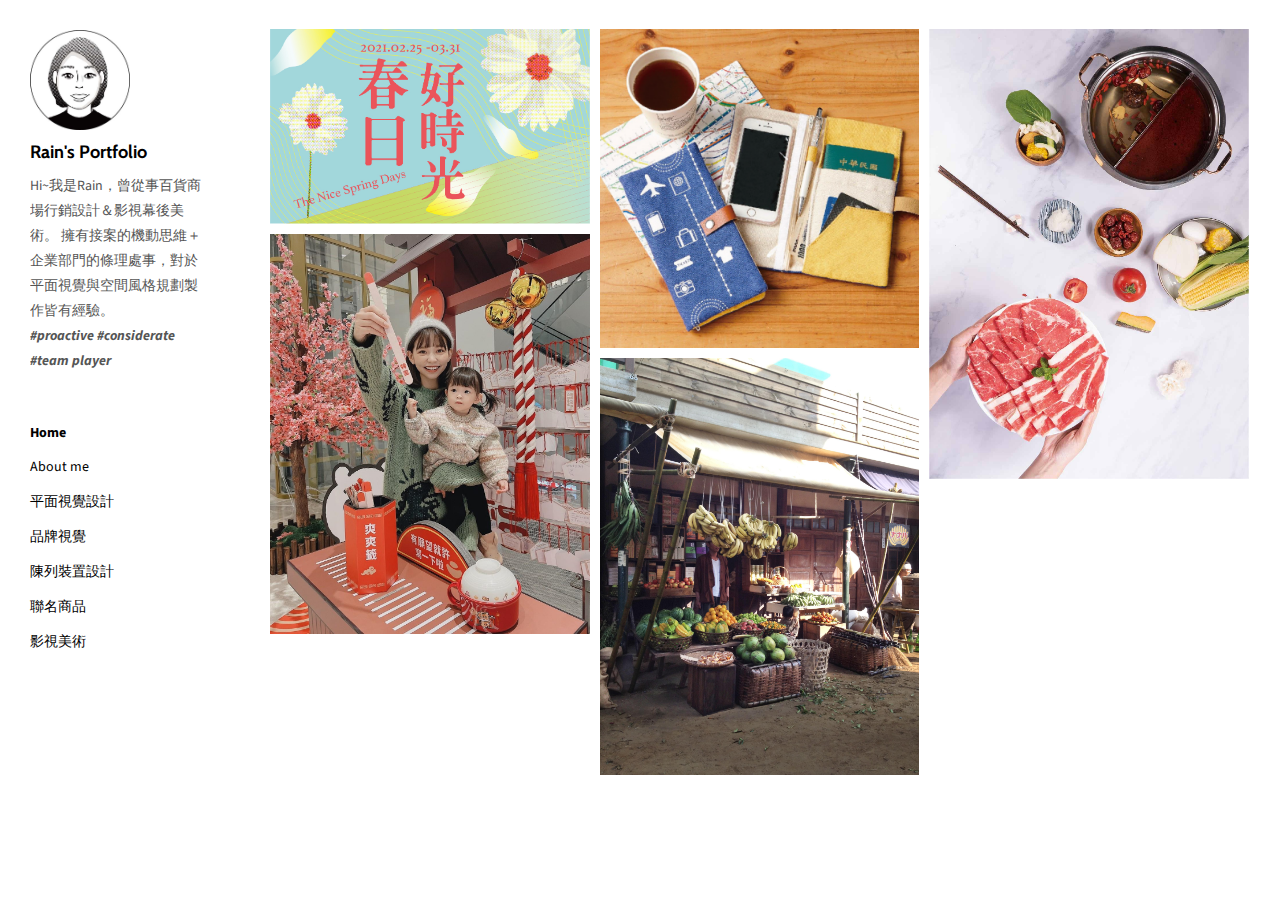
<file: index.html>
<!DOCTYPE html>
<html lang="zh-Hant">
  <head>
    <meta charset="UTF-8" />
    <meta content="IE=edge" http-equiv="X-UA-Compatible" />
    <meta content="width=device-width,initial-scale=1" name="viewport" />
    <meta content="Page description" name="description" />
    <meta name="google" content="notranslate" />
    <meta content="s have been developped by Orson.io team" name="author" />
    <link rel="shortcut icon" href="./assets/images/bookmark.png" />
    <link rel="bookmark" href="./assets/images/bookmark.png" />

    <!-- Disable tap highlight on IE -->
    <meta name="msapplication-tap-highlight" content="no" />

    <link href="./assets/images/bookmark.png" rel="apple-touch-icon" />
    <link href="./assets/images/selfie.jpg" rel="icon" />

    <title>Rain's Portfolio</title>

    <link href="./main.82cfd66e.css" rel="stylesheet" />
  </head>

  <body>
    <!-- Add your content of header -->
    <header class="">
      <div class="navbar navbar-default visible-xs">
        <button type="button" class="navbar-toggle collapsed">
          <span class="sr-only">Toggle navigation</span>
          <span class="icon-bar"></span>
          <span class="icon-bar"></span>
          <span class="icon-bar"></span>
        </button>
        <a href="./index.html" class="navbar-brand">Rain's Portfolio</a>
      </div>

      <nav class="sidebar">
        <div class="navbar-collapse" id="navbar-collapse">
          <div class="site-header hidden-xs">
            <a class="site-brand" href="./index.html" title="">
              <img
                class="img-responsive site-logo"
                alt=""
                src="./assets/images/selfie.jpg"
                width="100"
              />
              Rain's Portfolio
            </a>
            <p>
              Hi~我是Rain，曾從事百貨商場行銷設計＆影視幕後美術。
              擁有接案的機動思維＋企業部門的條理處事，對於平面視覺與空間風格規劃製作皆有經驗。
              <br /><em
                ><strong>#proactive #considerate #team player</strong></em
              >
            </p>
          </div>
          <ul class="nav">
            <li><a href="./index.html" title="">Home</a></li>
            <li><a href="./about.html" title="">About me</a></li>
            <li><a href="./project.html" title="">平面視覺設計</a></li>
            <li><a href="./project2.html" title="">品牌視覺</a></li>
            <li><a href="./project3.html" title="">陳列裝置設計</a></li>
            <li><a href="./project4.html" title="">聯名商品</a></li>
            <li><a href="./project5.html" title="">影視美術</a></li>
          </ul>

          <nav class="nav-footer">
            <p></p>
          </nav>
        </div>
      </nav>
    </header>
    <main class="" id="main-collapse">
      <!-- Add your site or app content here -->

      <div class="hero-full-wrapper">
        <div class="grid">
          <div class="gutter-sizer"></div>
          <div class="grid-sizer"></div>

          <div class="grid-item">
            <img
              class="img-responsive"
              alt=""
              src="./assets/images/春日好時光.jpg"
            />
            <a href="./project.html" class="project-description">
              <div class="project-text-holder">
                <div class="project-text-inner">
                  <h3>平面視覺設計</h3>
                  <p>Discover more</p>
                </div>
              </div>
            </a>
          </div>

          <div class="grid-item">
            <img
              class="img-responsive"
              alt=""
              src="./assets/images/聯名商品.png"
            />
            <a href="./project4.html" class="project-description">
              <div class="project-text-holder">
                <div class="project-text-inner">
                  <h3>聯名商品</h3>
                  <p>Discover more</p>
                </div>
              </div>
            </a>
          </div>
          <div class="grid-item">
            <img
              class="img-responsive"
              alt=""
              src="./assets/images/童鍋照.jpg"
            />
            <a href="./project2.html" class="project-description">
              <div class="project-text-holder">
                <div class="project-text-inner">
                  <h3>品牌視覺</h3>
                  <p>Discover more</p>
                </div>
              </div>
            </a>
          </div>

          <div class="grid-item">
            <img
              class="img-responsive"
              alt=""
              src="./assets/images/爽爽貓點位.jpeg"
            />
            <a href="./project3.html" class="project-description">
              <div class="project-text-holder">
                <div class="project-text-inner">
                  <h3>陳列裝置設計</h3>
                  <p>Discover more</p>
                </div>
              </div>
            </a>
          </div>

          <div class="grid-item">
            <img
              class="img-responsive"
              alt=""
              src="./assets/images/嘉農劇照.jpg"
            />
            <a href="./project5.html" class="project-description">
              <div class="project-text-holder">
                <div class="project-text-inner">
                  <h3>影視美術</h3>
                  <p>Discover more</p>
                </div>
              </div>
            </a>
          </div>
        </div>
      </div>

      <script>
        document.addEventListener("DOMContentLoaded", function (event) {
          masonryBuild();
        });
      </script>
    </main>

    <script>
      document.addEventListener("DOMContentLoaded", function (event) {
        navbarToggleSidebar();
        navActivePage();
      });
    </script>

    <!-- Google Analytics: change UA-XXXXX-X to be your site's ID 

<script>
  (function (i, s, o, g, r, a, m) {
    i['GoogleAnalyticsObject'] = r; i[r] = i[r] || function () {
      (i[r].q = i[r].q || []).push(arguments)
    }, i[r].l = 1 * new Date(); a = s.createElement(o),
      m = s.getElementsByTagName(o)[0]; a.async = 1; a.src = g; m.parentNode.insertBefore(a, m)
  })(window, document, 'script', '//www.google-analytics.com/analytics.js', 'ga');
  ga('create', 'UA-XXXXX-X', 'auto');
  ga('send', 'pageview');
</script>

-->
    <script type="text/javascript" src="./main.85741bff.js"></script>
  </body>
</html>
</file>
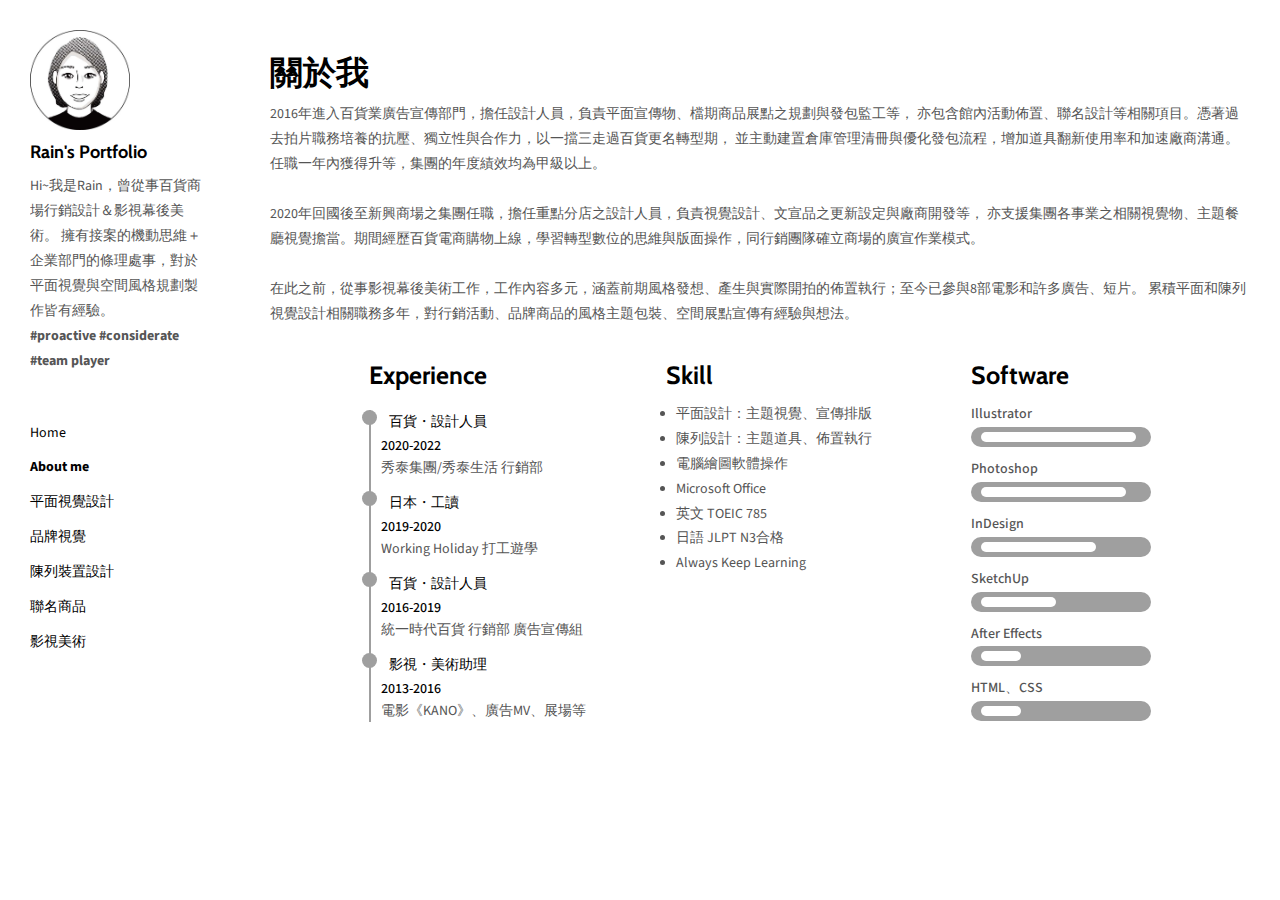
<file: about.html>
<!DOCTYPE html>
<html lang="zh-Hant">
  <head>
    <meta charset="UTF-8" />
    <meta content="IE=edge" http-equiv="X-UA-Compatible" />
    <meta content="width=device-width,initial-scale=1" name="viewport" />
    <meta content="description" name="description" />
    <meta name="google" content="notranslate" />
    <meta
      content="Mashup templates have been developped by Orson.io team"
      name="author"
    />
    <link rel="shortcut icon" href="./assets/images/bookmark.png" />
    <link rel="bookmark" href="./assets/images/bookmark.png" />
    <meta name="format-detection" content="telephone=no" />

    <!-- Disable tap highlight on IE -->
    <meta name="msapplication-tap-highlight" content="no" />

    <link href="./assets/images/bookmark.png" rel="apple-touch-icon" />
    <link href="./assets/images/selfie.jpg" rel="icon" />

    <title>About me</title>

    <link href="./main.82cfd66e.css" rel="stylesheet" />
  </head>

  <body>
    <!-- Add your content of header -->
    <header class="">
      <div class="navbar navbar-default visible-xs">
        <button type="button" class="navbar-toggle collapsed">
          <span class="sr-only">Toggle navigation</span>
          <span class="icon-bar"></span>
          <span class="icon-bar"></span>
          <span class="icon-bar"></span>
        </button>
        <a href="./index.html" class="navbar-brand">Rain's Portfolio</a>
      </div>

      <nav class="sidebar">
        <div class="navbar-collapse" id="navbar-collapse">
          <div class="site-header hidden-xs">
            <a class="site-brand" href="./index.html" title="">
              <img
                class="img-responsive site-logo"
                alt=""
                src="./assets/images/selfie.jpg"
                width="100"
              />
              Rain's Portfolio
            </a>
            <p>
              Hi~我是Rain，曾從事百貨商場行銷設計＆影視幕後美術。
              擁有接案的機動思維＋企業部門的條理處事，對於平面視覺與空間風格規劃製作皆有經驗。
              <br /><emHi
                ><strong>#proactive #considerate #team player</strong></emHi
              >
            </p>
          </div>
          <ul class="nav">
            <li><a href="./index.html" title="">Home</a></li>
            <li><a href="./about.html" title="">About me</a></li>
            <li><a href="./project.html" title="">平面視覺設計</a></li>
            <li><a href="./project2.html" title="">品牌視覺</a></li>
            <li><a href="./project3.html" title="">陳列裝置設計</a></li>
            <li><a href="./project4.html" title="">聯名商品</a></li>
            <li><a href="./project5.html" title="">影視美術</a></li>
          </ul>

          <nav class="nav-footer">
            <p></p>
          </nav>
        </div>
      </nav>
    </header>
    <main class="" id="main-collapse">
      <div class="row">
        <!-- <div class="col-xs-12 col-md-6">
          <img class="img-responsive" alt="" src="./assets/images/img-10.jpg" />
        </div> -->
        <div class="col-xs-12">
          <h2>關於我</h2>

          <p>
            2016年進入百貨業廣告宣傳部門，擔任設計人員，負責平面宣傳物、檔期商品展點之規劃與發包監工等，
            亦包含館內活動佈置、聯名設計等相關項目。憑著過去拍片職務培養的抗壓、獨立性與合作力，以一擋三走過百貨更名轉型期，
            並主動建置倉庫管理清冊與優化發包流程，增加道具翻新使用率和加速廠商溝通。任職一年內獲得升等，集團的年度績效均為甲級以上。
            <br />
            <br />
            2020年回國後至新興商場之集團任職，擔任重點分店之設計人員，負責視覺設計、文宣品之更新設定與廠商開發等，
            亦支援集團各事業之相關視覺物、主題餐廳視覺擔當。期間經歷百貨電商購物上線，學習轉型數位的思維與版面操作，同行銷團隊確立商場的廣宣作業模式。
            <br />
            <br />
            在此之前，從事影視幕後美術工作，工作內容多元，涵蓋前期風格發想、產生與實際開拍的佈置執行；至今已參與8部電影和許多廣告、短片。
            累積平面和陳列視覺設計相關職務多年，對行銷活動、品牌商品的風格主題包裝、空間展點宣傳有經驗與想法。
          </p>
        </div>
      </div>
      <!--我的codepen-->
      <div class="foot">
        <div
          class="div_experience"
          style="flex-direction: column; margin-right: -20px"
        >
          <h3>Experience</h3>
          <div class="experience_info">
            <!-- <div class="hr"></div> -->
            <div class="word">
              <div class="circle"></div>
              <span class="word">百貨・設計人員</span>
              <p class="year1">
                <span class="year">2020-2022</span><br />秀泰集團/秀泰生活
                行銷部<br />
              </p>
              <div class="circle1"></div>
              <span class="word">日本・工讀</span>
              <p class="year1">
                <span class="year">2019-2020</span><br />Working Holiday
                打工遊學<br />
              </p>
              <div class="circle2"></div>
              <span class="word">百貨・設計人員</span>
              <p class="year1">
                <span class="year">2016-2019</span><br />統一時代百貨 行銷部
                廣告宣傳組<br />
              </p>
              <div class="circle3"></div>
              <span class="word">影視・美術助理</span>
              <p class="year1">
                <span class="year">2013-2016</span
                ><br />電影《KANO》、廣告MV、展場等
              </p>
            </div>
          </div>
        </div>
        <!--skill部分-->
        <!-- <div style="flex-direction: column"> -->
        <div class="skill" style="padding-left: -100px">
          <h3 class="skill">Skill</h3>
          <ul style="margin-left: -30px">
            <li>平面設計：主題視覺、宣傳排版</li>
            <li>陳列設計：主題道具、佈置執行</li>
            <li>電腦繪圖軟體操作</li>
            <li>Microsoft Office</li>
            <li>英文 TOEIC 785</li>
            <li>日語 JLPT N3合格</li>
            <li>Always Keep Learning</li>
          </ul>
        </div>

        <div class="skill_graphics">
          <h3>Software</h3>
          <div class="skill_name1">
            Illustrator
            <div class="skillborder1">
              <div class="inside_ai"></div>
            </div>
          </div>

          <div class="skill_name2">
            Photoshop
            <div class="skillborder2">
              <div class="inside_ps"></div>
            </div>
          </div>

          <div class="skill_name6">
            InDesign
            <div class="skillborder6">
              <div class="inside_id"></div>
            </div>
          </div>

          <div class="skill_name3">
            SketchUp
            <div class="skillborder3">
              <div class="inside_sup"></div>
            </div>
          </div>

          <div class="skill_name4">
            After Effects
            <div class="skillborder4">
              <div class="inside_ae"></div>
            </div>
          </div>

          <div class="skill_name5">
            HTML、CSS
            <div class="skillborder5">
              <div class="inside_html"></div>
            </div>
          </div>
        </div>
      </div>
      <!--codepen結束-->
    </main>

    <script>
      document.addEventListener("DOMContentLoaded", function (event) {
        navbarToggleSidebar();
        navActivePage();
      });
    </script>

    <!-- Google Analytics: change UA-XXXXX-X to be your site's ID 

<script>
  (function (i, s, o, g, r, a, m) {
    i['GoogleAnalyticsObject'] = r; i[r] = i[r] || function () {
      (i[r].q = i[r].q || []).push(arguments)
    }, i[r].l = 1 * new Date(); a = s.createElement(o),
      m = s.getElementsByTagName(o)[0]; a.async = 1; a.src = g; m.parentNode.insertBefore(a, m)
  })(window, document, 'script', '//www.google-analytics.com/analytics.js', 'ga');
  ga('create', 'UA-XXXXX-X', 'auto');
  ga('send', 'pageview');
</script>

-->
    <script type="text/javascript" src="./main.85741bff.js"></script>
  </body>
</html>
</file>
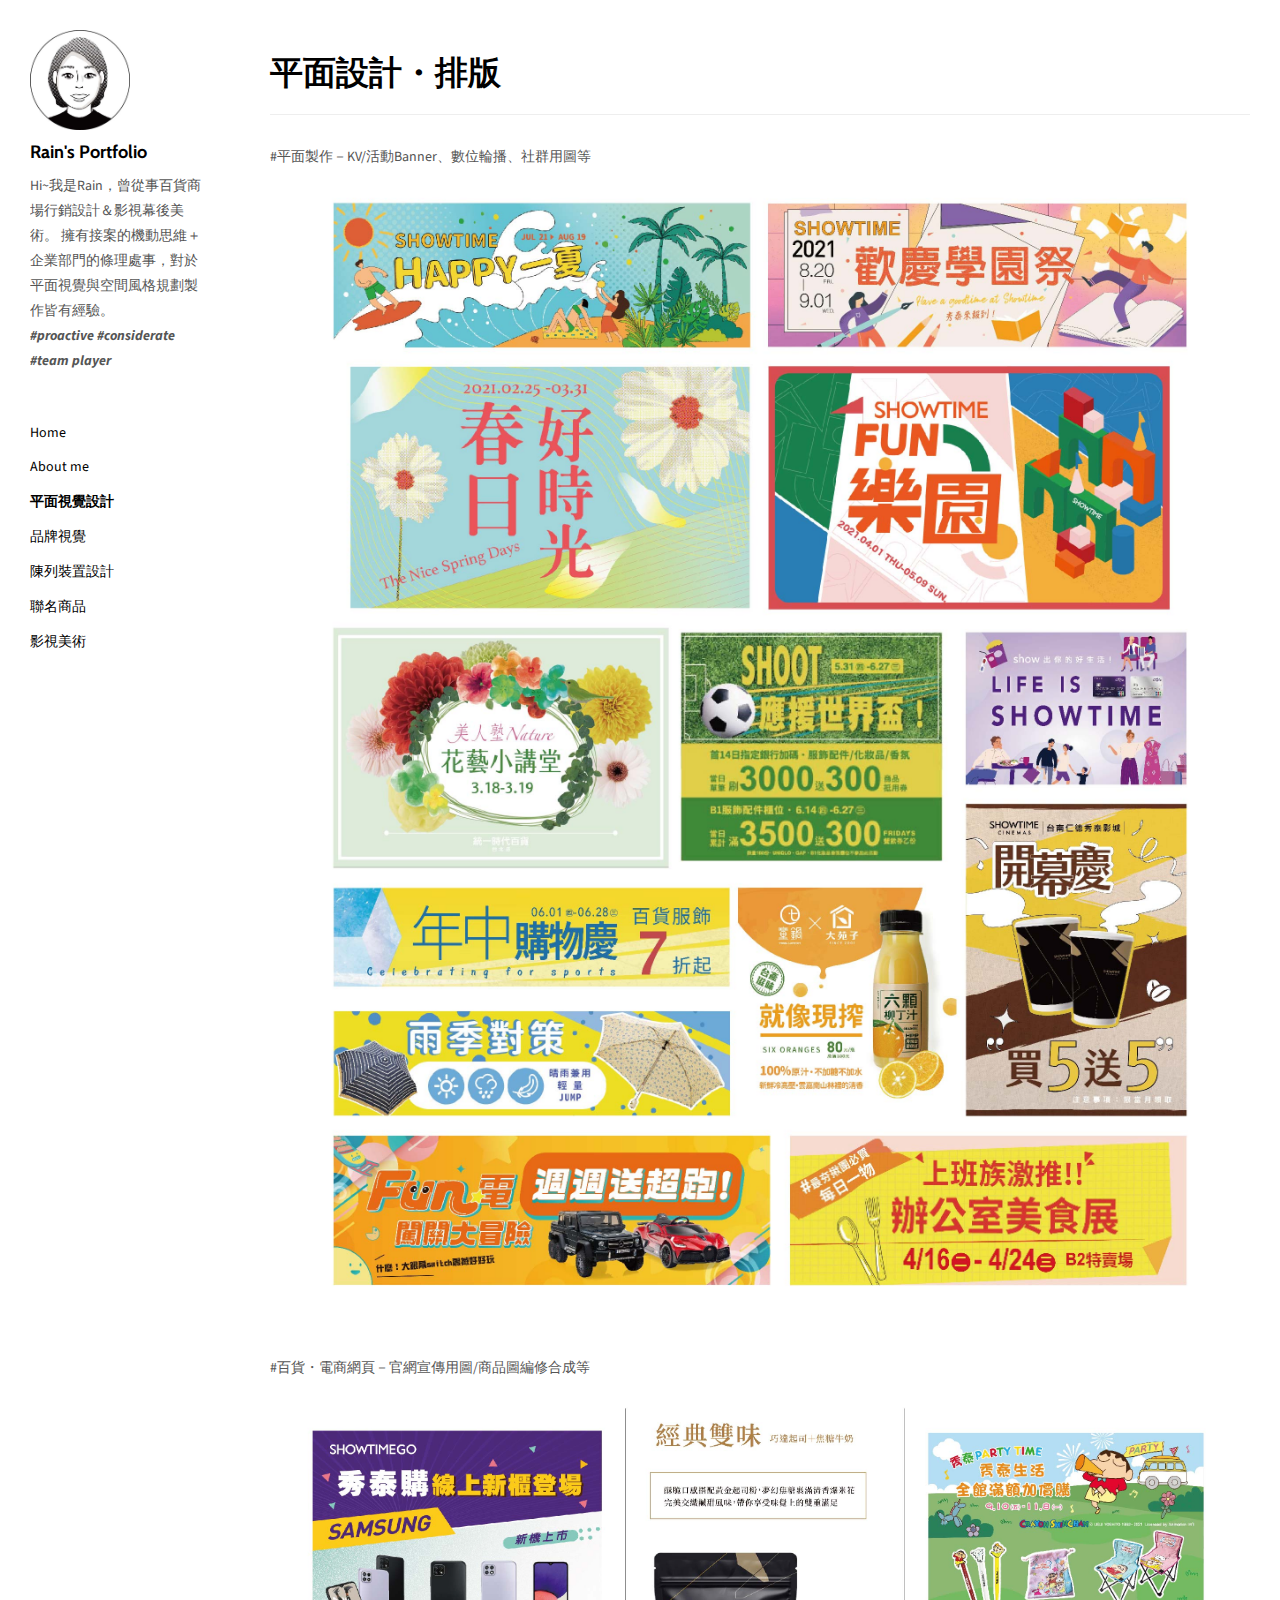
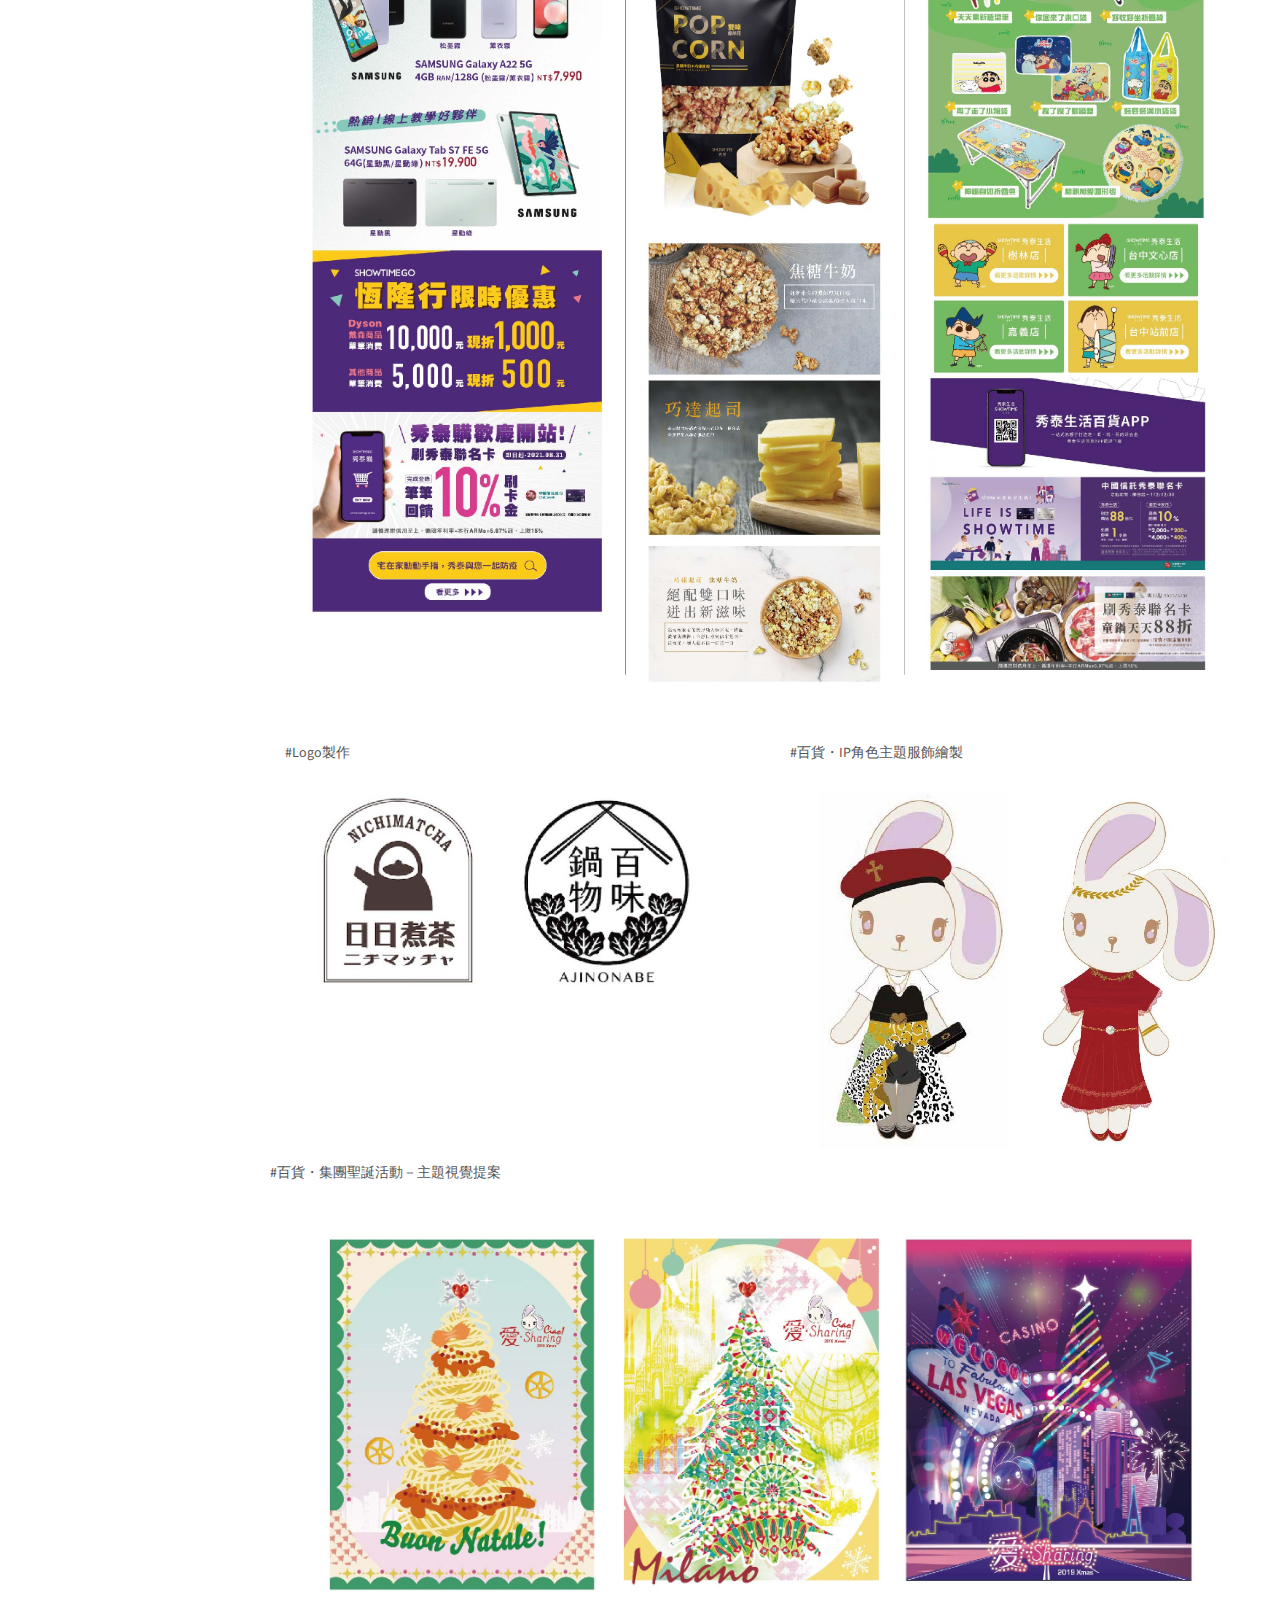
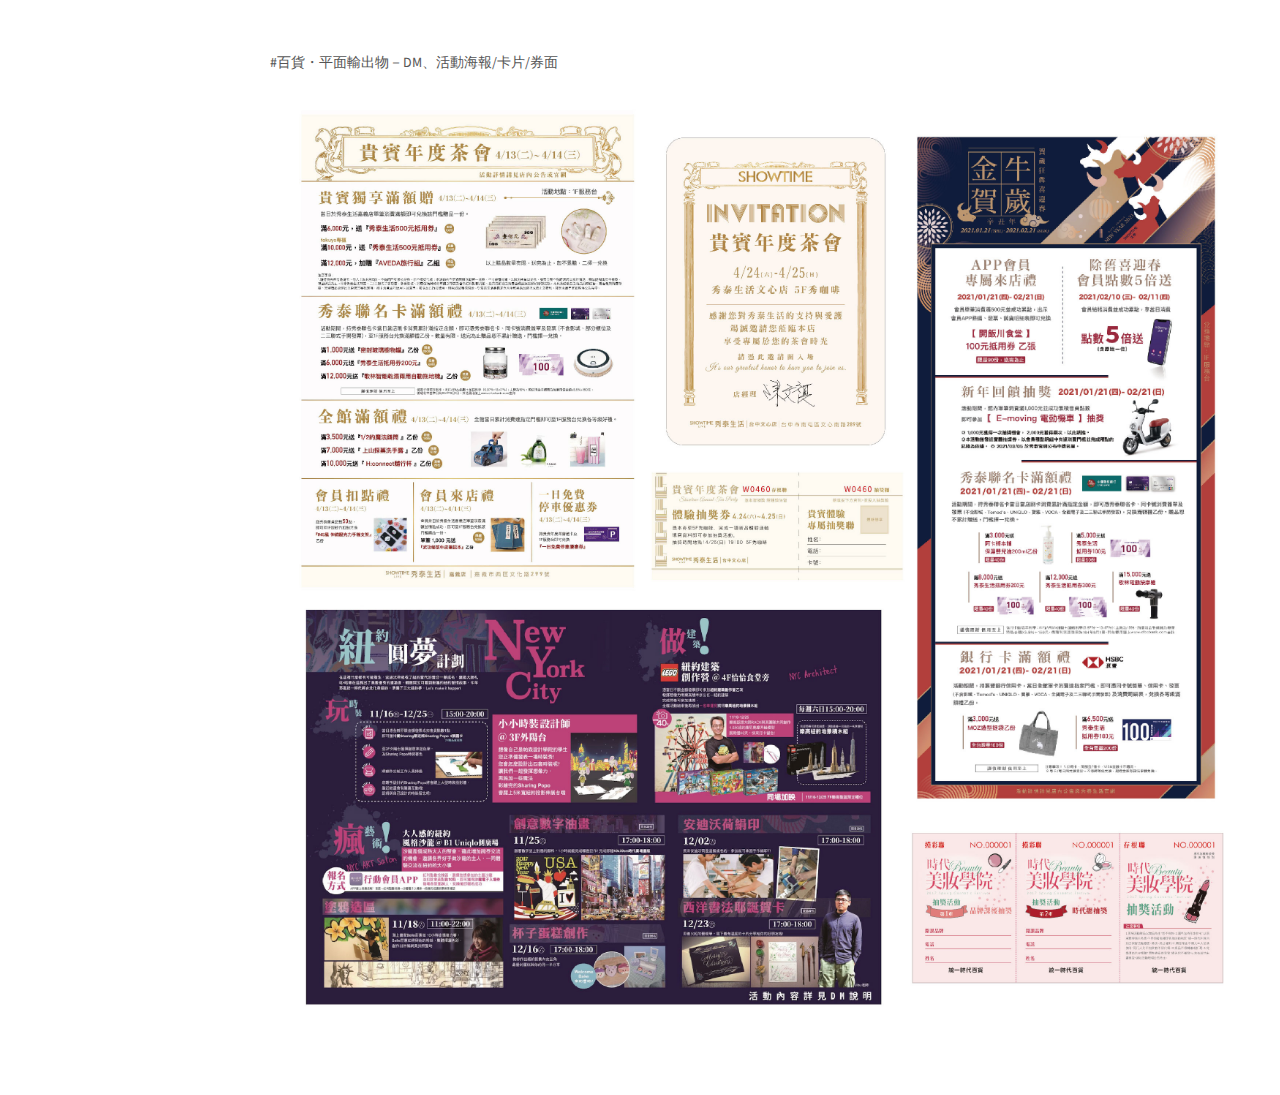
<file: project.html>
<!DOCTYPE html>
<html lang="zh-Hant">
  <head>
    <meta charset="UTF-8" />
    <meta content="IE=edge" http-equiv="X-UA-Compatible" />
    <meta content="width=device-width,initial-scale=1" name="viewport" />
    <meta content="description" name="description" />
    <meta name="google" content="notranslate" />
    <meta
      content="Mashup templates have been developped by Orson.io team"
      name="author"
    />
    <link rel="shortcut icon" href="./assets/images/bookmark.png" />
    <link rel="bookmark" href="./assets/images/bookmark.png" />

    <!-- Disable tap highlight on IE -->
    <meta name="msapplication-tap-highlight" content="no" />

    <link href="./assets/images/bookmark.png" rel="apple-touch-icon" />
    <link href="./assets/images/selfie.jpg" rel="icon" />

    <title>Graphic Design・Layout</title>

    <link href="./main.82cfd66e.css" rel="stylesheet" />
  </head>

  <body>
    <!-- Add your content of header -->
    <header class="">
      <div class="navbar navbar-default visible-xs">
        <button type="button" class="navbar-toggle collapsed">
          <span class="sr-only">Toggle navigation</span>
          <span class="icon-bar"></span>
          <span class="icon-bar"></span>
          <span class="icon-bar"></span>
        </button>
        <a href="./index.html" class="navbar-brand">Rain's Portfolio</a>
      </div>

      <nav class="sidebar">
        <div class="navbar-collapse" id="navbar-collapse">
          <div class="site-header hidden-xs">
            <a class="site-brand" href="./index.html" title="">
              <img
                class="img-responsive site-logo"
                alt=""
                src="./assets/images/selfie.jpg"
                width="100"
              />
              Rain's Portfolio
            </a>
            <p>
              Hi~我是Rain，曾從事百貨商場行銷設計＆影視幕後美術。
              擁有接案的機動思維＋企業部門的條理處事，對於平面視覺與空間風格規劃製作皆有經驗。
              <br /><em
                ><strong>#proactive #considerate #team player</strong></em
              >
            </p>
          </div>
          <ul class="nav">
            <li><a href="./index.html" title="">Home</a></li>
            <li><a href="./about.html" title="">About me</a></li>
            <li><a href="./project.html" title="">平面視覺設計</a></li>
            <li><a href="./project2.html" title="">品牌視覺</a></li>
            <li><a href="./project3.html" title="">陳列裝置設計</a></li>
            <li><a href="./project4.html" title="">聯名商品</a></li>
            <li><a href="./project5.html" title="">影視美術</a></li>
          </ul>

          <nav class="nav-footer">
            <p></p>
          </nav>
        </div>
      </nav>
    </header>
    <main class="" id="main-collapse">
      <div class="row">
        <div class="col-xs-12">
          <div class="section-container-spacer">
            <h2>平面設計・排版</h2>
            <hr style="height: 20" />
          </div>

          <div>
            <div class="row">
              <div>
                <span class="col-xs-12">
                  #平面製作－KV/活動Banner、數位輪播、社群用圖等
                </span>
                <p>
                  <img
                    class="img-responsive"
                    alt=""
                    src="./assets/images/2023平面1.jpg"
                  />
                </p>
              </div>
              <div>
                <span class="col-xs-12"
                  >#百貨・電商網頁－官網宣傳用圖/商品圖編修合成等</span
                >
                <br />
                <p>
                  <img
                    class="img-responsive"
                    alt=""
                    src="./assets/images/2023平面2.jpg"
                  />
                </p>
              </div>

              <div class="col-xs-12 col-md-6">
                <span class="col-xs-12">#Logo製作</span>
                <p>
                  <img
                    class="img-responsive"
                    alt=""
                    src="./assets/images/2023平面3.jpg"
                  />
                </p>
              </div>
              <div class="col-xs-12 col-md-6">
                <span class="col-xs-12">#百貨・IP角色主題服飾繪製</span>
                <p>
                  <img
                    class="img-responsive"
                    alt=""
                    src="./assets/images/2023平面5.jpg"
                  />
                </p>
              </div>
              <div>
                <span class="col-xs-12">#百貨・集團聖誕活動－主題視覺提案</span>
                <p>
                  <img
                    class="img-responsive"
                    alt=""
                    src="./assets/images/2023平面4.jpg"
                  />
                </p>
              </div>
              <div>
                <span class="col-xs-12"
                  >#百貨・平面輸出物－DM、活動海報/卡片/券面</span
                >
                <p>
                  <img
                    class="img-responsive"
                    alt=""
                    src="./assets/images/2023平面6.jpg"
                  />
                </p>
              </div>
            </div>
          </div>
        </div>
      </div>
    </main>

    <script>
      document.addEventListener("DOMContentLoaded", function (event) {
        navbarToggleSidebar();
        navActivePage();
      });
    </script>

    <!-- Google Analytics: change UA-XXXXX-X to be your site's ID 

<script>
  (function (i, s, o, g, r, a, m) {
    i['GoogleAnalyticsObject'] = r; i[r] = i[r] || function () {
      (i[r].q = i[r].q || []).push(arguments)
    }, i[r].l = 1 * new Date(); a = s.createElement(o),
      m = s.getElementsByTagName(o)[0]; a.async = 1; a.src = g; m.parentNode.insertBefore(a, m)
  })(window, document, 'script', '//www.google-analytics.com/analytics.js', 'ga');
  ga('create', 'UA-XXXXX-X', 'auto');
  ga('send', 'pageview');
</script>

-->
    <script type="text/javascript" src="./main.85741bff.js"></script>
  </body>
</html>
</file>
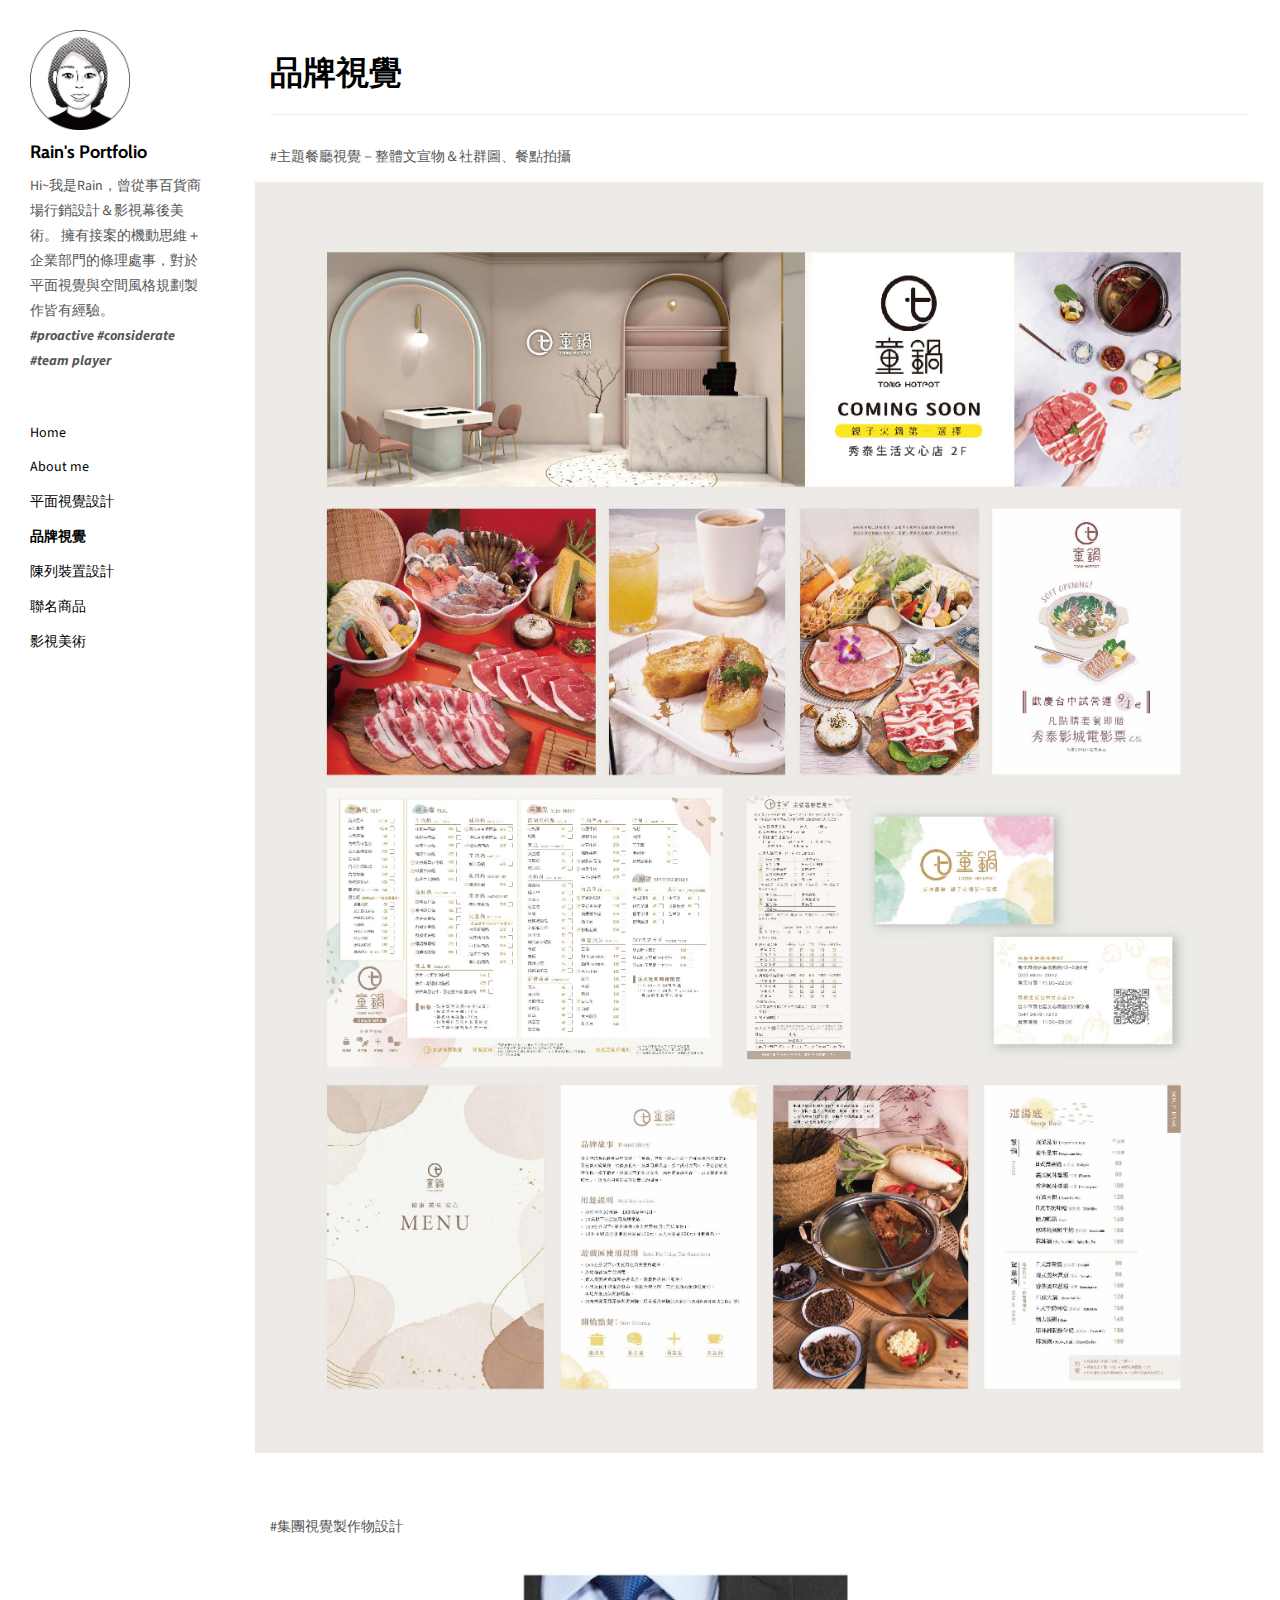
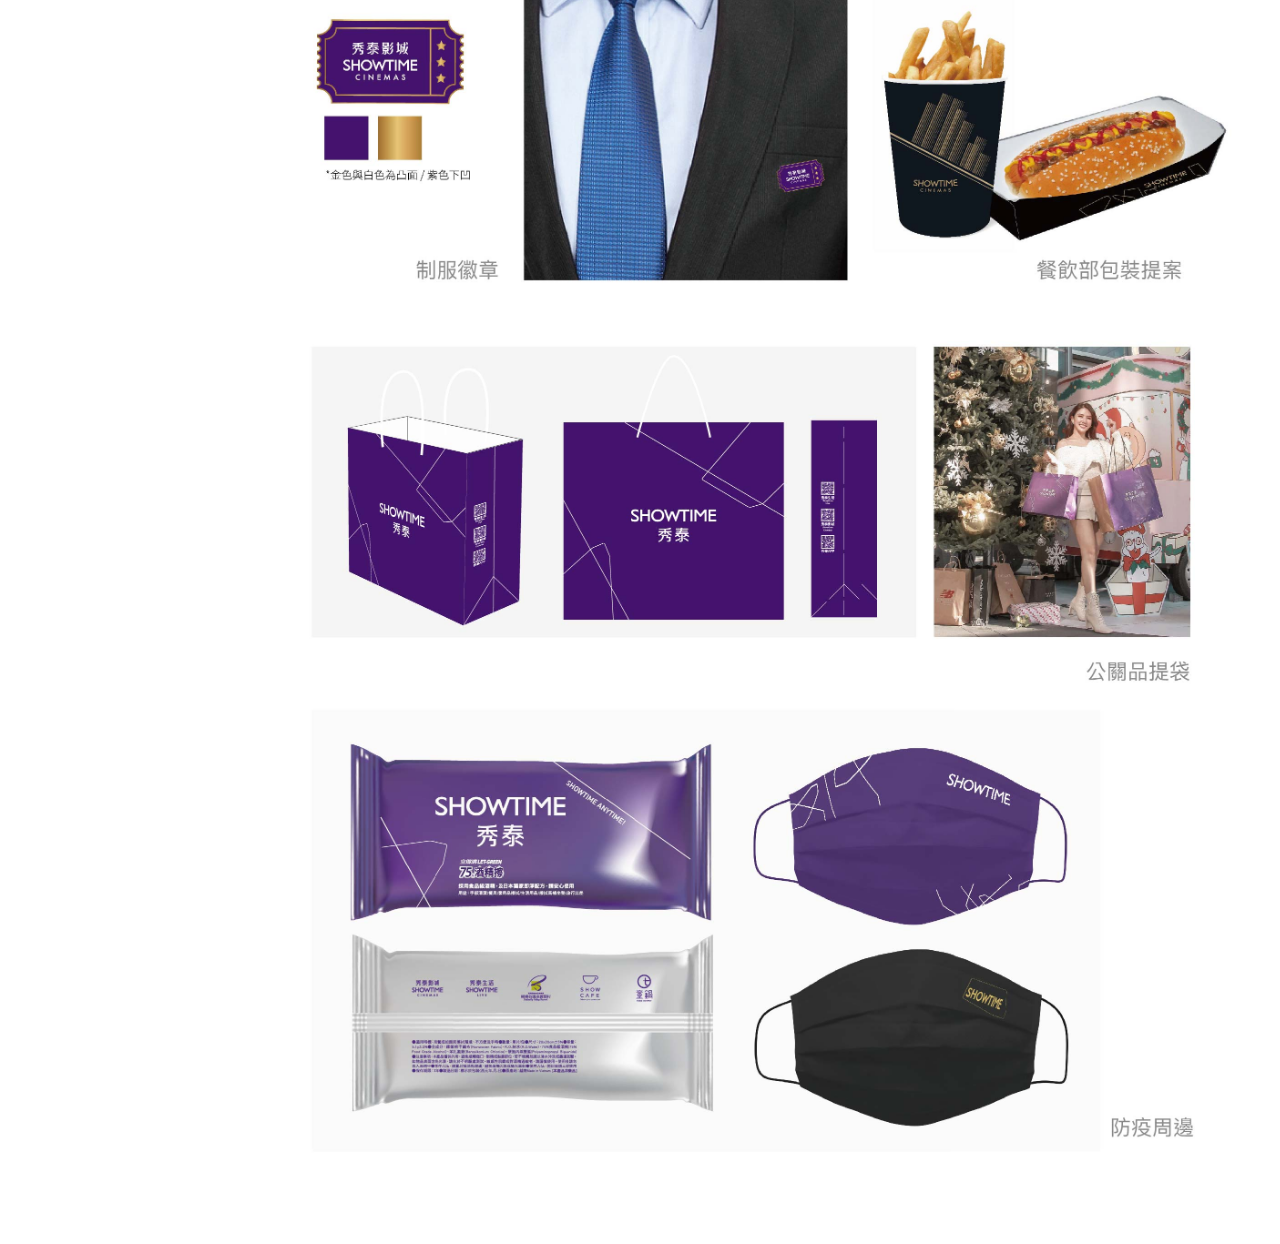
<file: project2.html>
<!DOCTYPE html>
<html lang="zh-Hant">
  <head>
    <meta charset="UTF-8" />
    <meta content="IE=edge" http-equiv="X-UA-Compatible" />
    <meta content="width=device-width,initial-scale=1" name="viewport" />
    <meta content="description" name="description" />
    <meta name="google" content="notranslate" />
    <meta
      content="Mashup templates have been developped by Orson.io team"
      name="author"
    />
    <link rel="shortcut icon" href="./assets/images/bookmark.png" />
    <link rel="bookmark" href="./assets/images/bookmark.png" />

    <!-- Disable tap highlight on IE -->
    <meta name="msapplication-tap-highlight" content="no" />

    <link href="./assets/images/bookmark.png" rel="apple-touch-icon" />
    <link href="./assets/images/selfie.jpg" rel="icon" />

    <title>Brand Design</title>

    <link href="./main.82cfd66e.css" rel="stylesheet" />
  </head>

  <body>
    <!-- Add your content of header -->
    <header class="">
      <div class="navbar navbar-default visible-xs">
        <button type="button" class="navbar-toggle collapsed">
          <span class="sr-only">Toggle navigation</span>
          <span class="icon-bar"></span>
          <span class="icon-bar"></span>
          <span class="icon-bar"></span>
        </button>
        <a href="./index.html" class="navbar-brand">Rain's Portfolio</a>
      </div>

      <nav class="sidebar">
        <div class="navbar-collapse" id="navbar-collapse">
          <div class="site-header hidden-xs">
            <a class="site-brand" href="./index.html" title="">
              <img
                class="img-responsive site-logo"
                alt=""
                src="./assets/images/selfie.jpg"
                width="100"
              />
              Rain's Portfolio
            </a>
            <p>
              Hi~我是Rain，曾從事百貨商場行銷設計＆影視幕後美術。
              擁有接案的機動思維＋企業部門的條理處事，對於平面視覺與空間風格規劃製作皆有經驗。
              <br /><em
                ><strong>#proactive #considerate #team player</strong></em
              >
            </p>
          </div>
          <ul class="nav">
            <li><a href="./index.html" title="">Home</a></li>
            <li><a href="./about.html" title="">About me</a></li>
            <li><a href="./project.html" title="">平面視覺設計</a></li>
            <li><a href="./project2.html" title="">品牌視覺</a></li>
            <li><a href="./project3.html" title="">陳列裝置設計</a></li>
            <li><a href="./project4.html" title="">聯名商品</a></li>
            <li><a href="./project5.html" title="">影視美術</a></li>
          </ul>

          <nav class="nav-footer">
            <p></p>
          </nav>
        </div>
      </nav>
    </header>
    <main class="" id="main-collapse">
      <div class="row">
        <div class="col-xs-12">
          <div class="section-container-spacer">
            <h2>品牌視覺</h2>
            <hr style="height: 20" />
          </div>

          <div>
            <div class="row">
              <div>
                <p class="col-xs-12">
                  #主題餐廳視覺－整體文宣物＆社群圖、餐點拍攝
                </p>
                <br />
                <p>
                  <img
                    class="img-responsive"
                    alt=""
                    src="./assets/images/品牌1.jpg"
                  />
                </p>
              </div>
              <div>
                <br />
                <br />
                <span class="col-xs-12">#集團視覺製作物設計</span>
                <p>
                  <img
                    class="img-responsive"
                    alt=""
                    src="./assets/images/品牌2.jpg"
                  />
                </p>
              </div>
            </div>
          </div>
        </div>
      </div>
    </main>

    <script>
      document.addEventListener("DOMContentLoaded", function (event) {
        navbarToggleSidebar();
        navActivePage();
      });
    </script>

    <!-- Google Analytics: change UA-XXXXX-X to be your site's ID 

<script>
  (function (i, s, o, g, r, a, m) {
    i['GoogleAnalyticsObject'] = r; i[r] = i[r] || function () {
      (i[r].q = i[r].q || []).push(arguments)
    }, i[r].l = 1 * new Date(); a = s.createElement(o),
      m = s.getElementsByTagName(o)[0]; a.async = 1; a.src = g; m.parentNode.insertBefore(a, m)
  })(window, document, 'script', '//www.google-analytics.com/analytics.js', 'ga');
  ga('create', 'UA-XXXXX-X', 'auto');
  ga('send', 'pageview');
</script>

-->
    <script type="text/javascript" src="./main.85741bff.js"></script>
  </body>
</html>
</file>
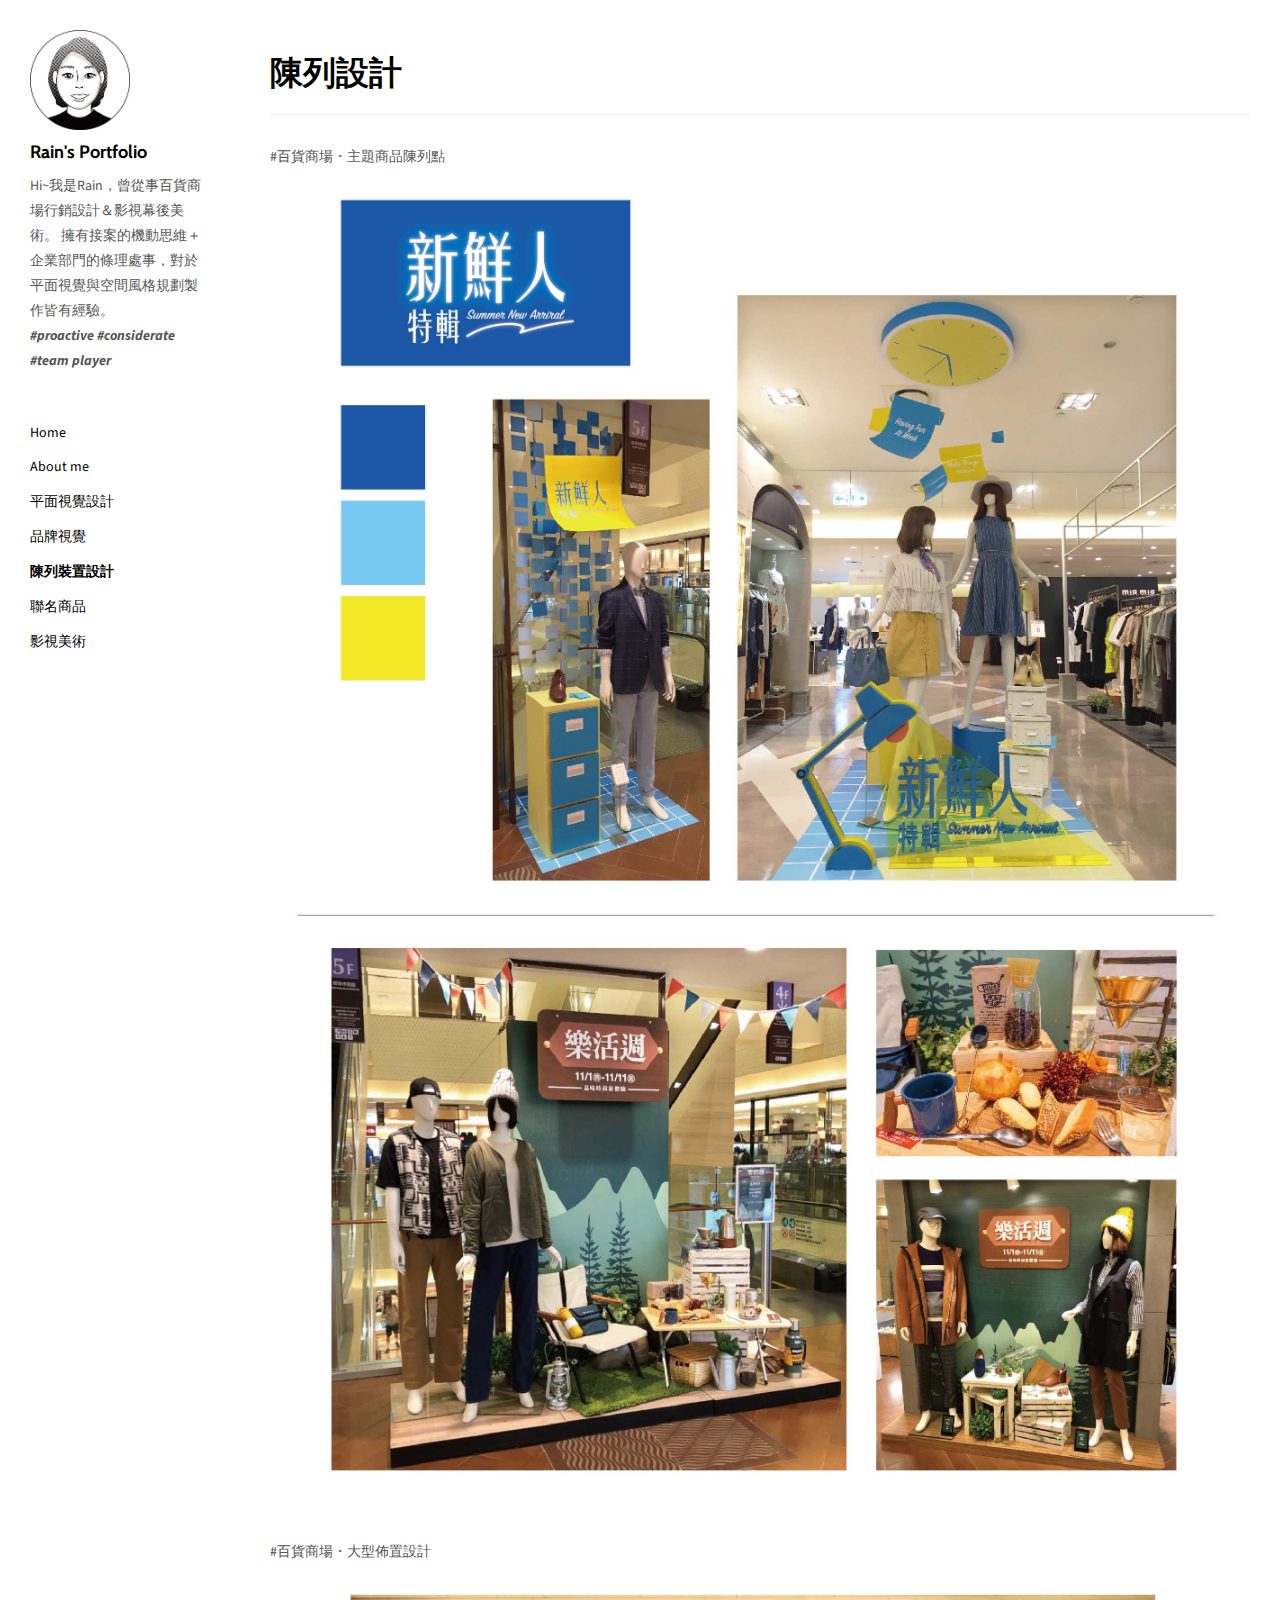
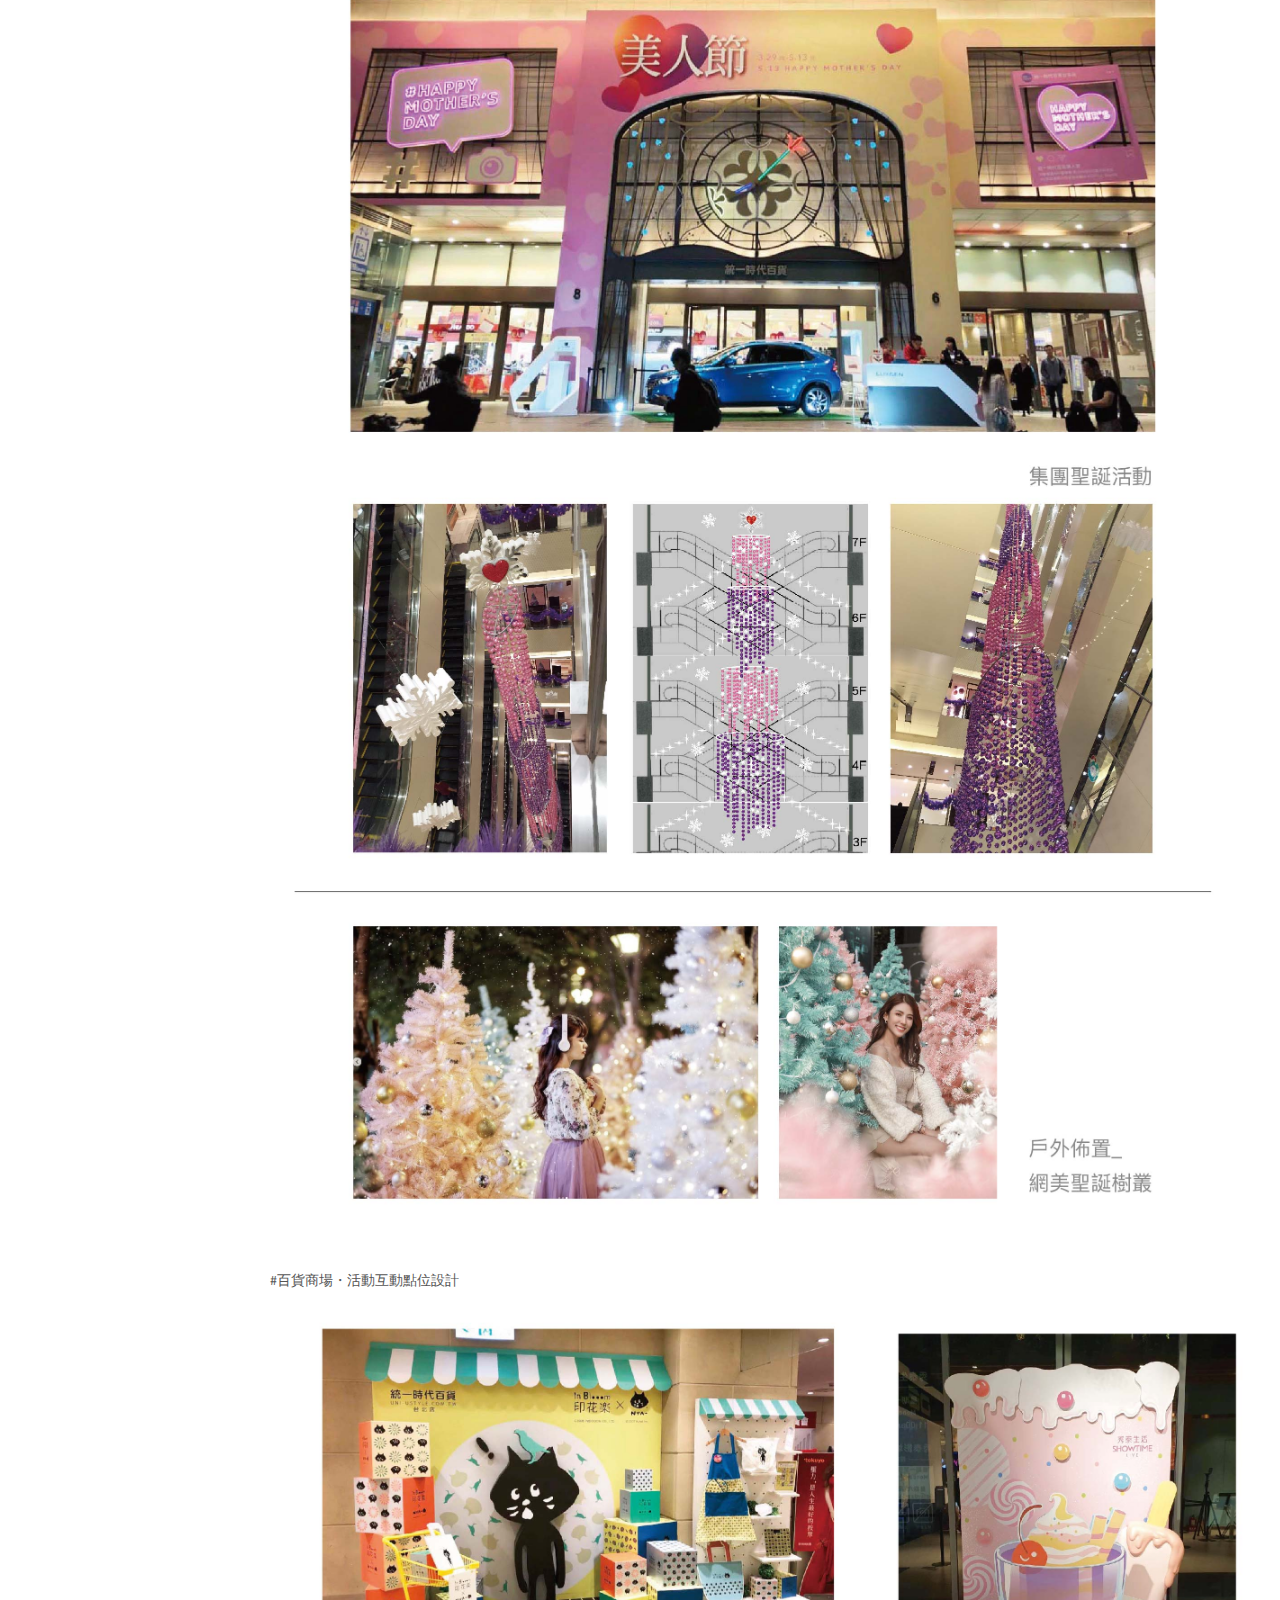
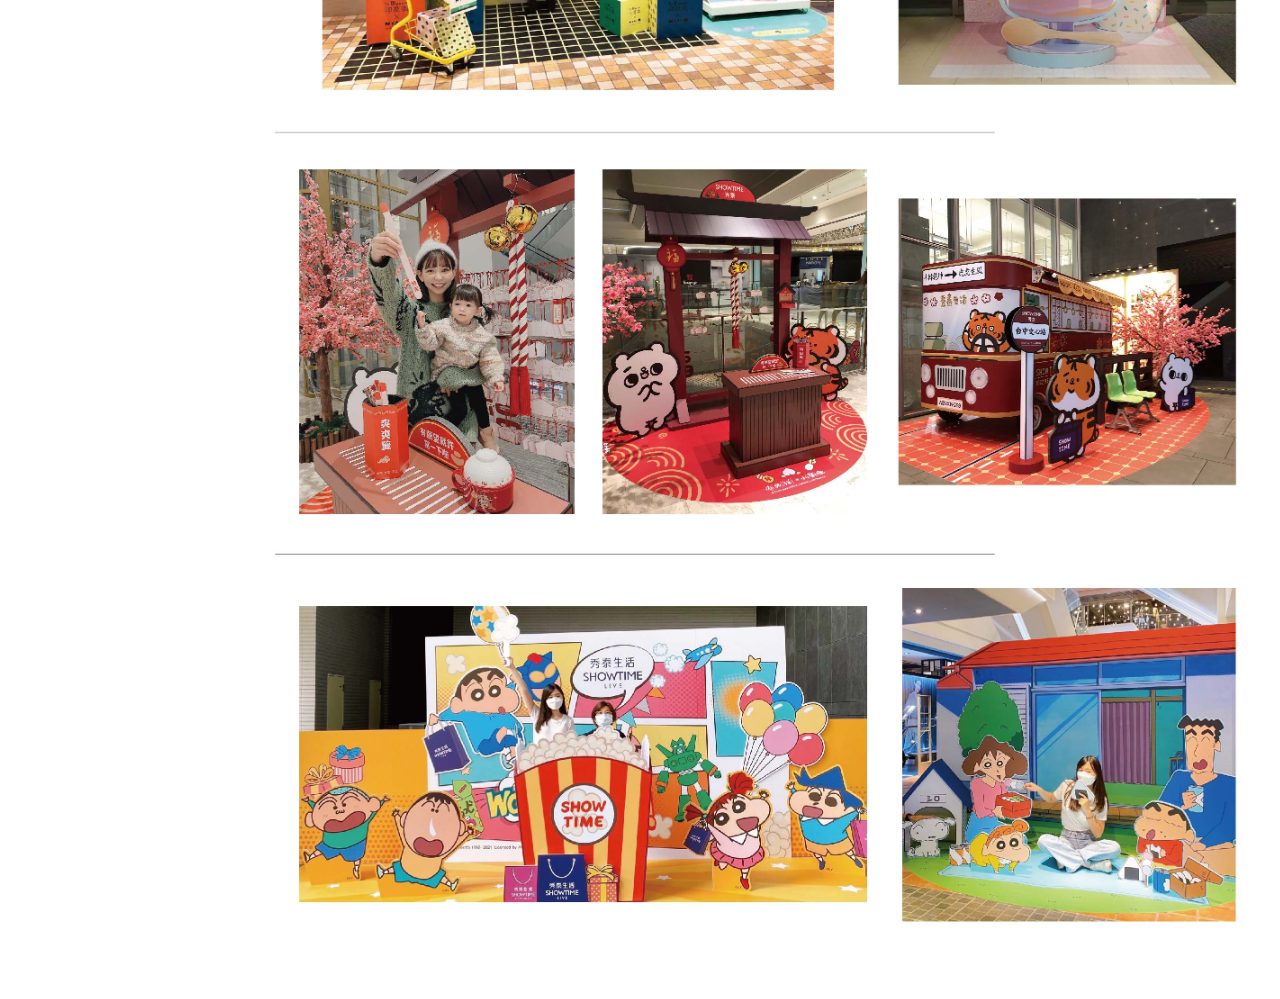
<file: project3.html>
<!DOCTYPE html>
<html lang="zh-Hant">
  <head>
    <meta charset="UTF-8" />
    <meta content="IE=edge" http-equiv="X-UA-Compatible" />
    <meta content="width=device-width,initial-scale=1" name="viewport" />
    <meta content="description" name="description" />
    <meta name="google" content="notranslate" />
    <meta
      content="Mashup templates have been developped by Orson.io team"
      name="author"
    />
    <link rel="shortcut icon" href="./assets/images/bookmark.png" />
    <link rel="bookmark" href="./assets/images/bookmark.png" />

    <!-- Disable tap highlight on IE -->
    <meta name="msapplication-tap-highlight" content="no" />

    <link href="./assets/images/bookmark.png" rel="apple-touch-icon" />
    <link href="./assets/images/selfie.jpg" rel="icon" />

    <title>Visual merchandising</title>

    <link href="./main.82cfd66e.css" rel="stylesheet" />
  </head>

  <body>
    <!-- Add your content of header -->
    <header class="">
      <div class="navbar navbar-default visible-xs">
        <button type="button" class="navbar-toggle collapsed">
          <span class="sr-only">Toggle navigation</span>
          <span class="icon-bar"></span>
          <span class="icon-bar"></span>
          <span class="icon-bar"></span>
        </button>
        <a href="./index.html" class="navbar-brand">Rain's Portfolio</a>
      </div>

      <nav class="sidebar">
        <div class="navbar-collapse" id="navbar-collapse">
          <div class="site-header hidden-xs">
            <a class="site-brand" href="./index.html" title="">
              <img
                class="img-responsive site-logo"
                alt=""
                src="./assets/images/selfie.jpg"
                width="100"
              />
              Rain's Portfolio
            </a>
            <p>
              Hi~我是Rain，曾從事百貨商場行銷設計＆影視幕後美術。
              擁有接案的機動思維＋企業部門的條理處事，對於平面視覺與空間風格規劃製作皆有經驗。
              <br /><em
                ><strong>#proactive #considerate #team player</strong></em
              >
            </p>
          </div>
          <ul class="nav">
            <li><a href="./index.html" title="">Home</a></li>
            <li><a href="./about.html" title="">About me</a></li>
            <li><a href="./project.html" title="">平面視覺設計</a></li>
            <li><a href="./project2.html" title="">品牌視覺</a></li>
            <li><a href="./project3.html" title="">陳列裝置設計</a></li>
            <li><a href="./project4.html" title="">聯名商品</a></li>
            <li><a href="./project5.html" title="">影視美術</a></li>
          </ul>

          <nav class="nav-footer">
            <p></p>
          </nav>
        </div>
      </nav>
    </header>
    <main class="" id="main-collapse">
      <div class="row">
        <div class="col-xs-12">
          <div class="section-container-spacer">
            <h2>陳列設計</h2>
            <hr style="height: 20" />
          </div>

          <div>
            <div class="row">
              <div>
                <span class="col-xs-12">#百貨商場・主題商品陳列點</span>
                <p>
                  <img
                    class="img-responsive"
                    alt=""
                    src="./assets/images/陳列1.jpg"
                  />
                </p>
              </div>
              <div>
                <span class="col-xs-12">#百貨商場・大型佈置設計</span>
                <p>
                  <img
                    class="img-responsive"
                    alt=""
                    src="./assets/images/陳列2.jpg"
                  />
                </p>
              </div>
              <br />
              <div>
                <span class="col-xs-12">#百貨商場・活動互動點位設計</span>
                <p>
                  <img
                    class="img-responsive"
                    alt=""
                    src="./assets/images/陳列3.jpg"
                  />
                </p>
              </div>
            </div>
          </div>
        </div>
      </div>
    </main>

    <script>
      document.addEventListener("DOMContentLoaded", function (event) {
        navbarToggleSidebar();
        navActivePage();
      });
    </script>

    <!-- Google Analytics: change UA-XXXXX-X to be your site's ID 

<script>
  (function (i, s, o, g, r, a, m) {
    i['GoogleAnalyticsObject'] = r; i[r] = i[r] || function () {
      (i[r].q = i[r].q || []).push(arguments)
    }, i[r].l = 1 * new Date(); a = s.createElement(o),
      m = s.getElementsByTagName(o)[0]; a.async = 1; a.src = g; m.parentNode.insertBefore(a, m)
  })(window, document, 'script', '//www.google-analytics.com/analytics.js', 'ga');
  ga('create', 'UA-XXXXX-X', 'auto');
  ga('send', 'pageview');
</script>

-->
    <script type="text/javascript" src="./main.85741bff.js"></script>
  </body>
</html>
</file>
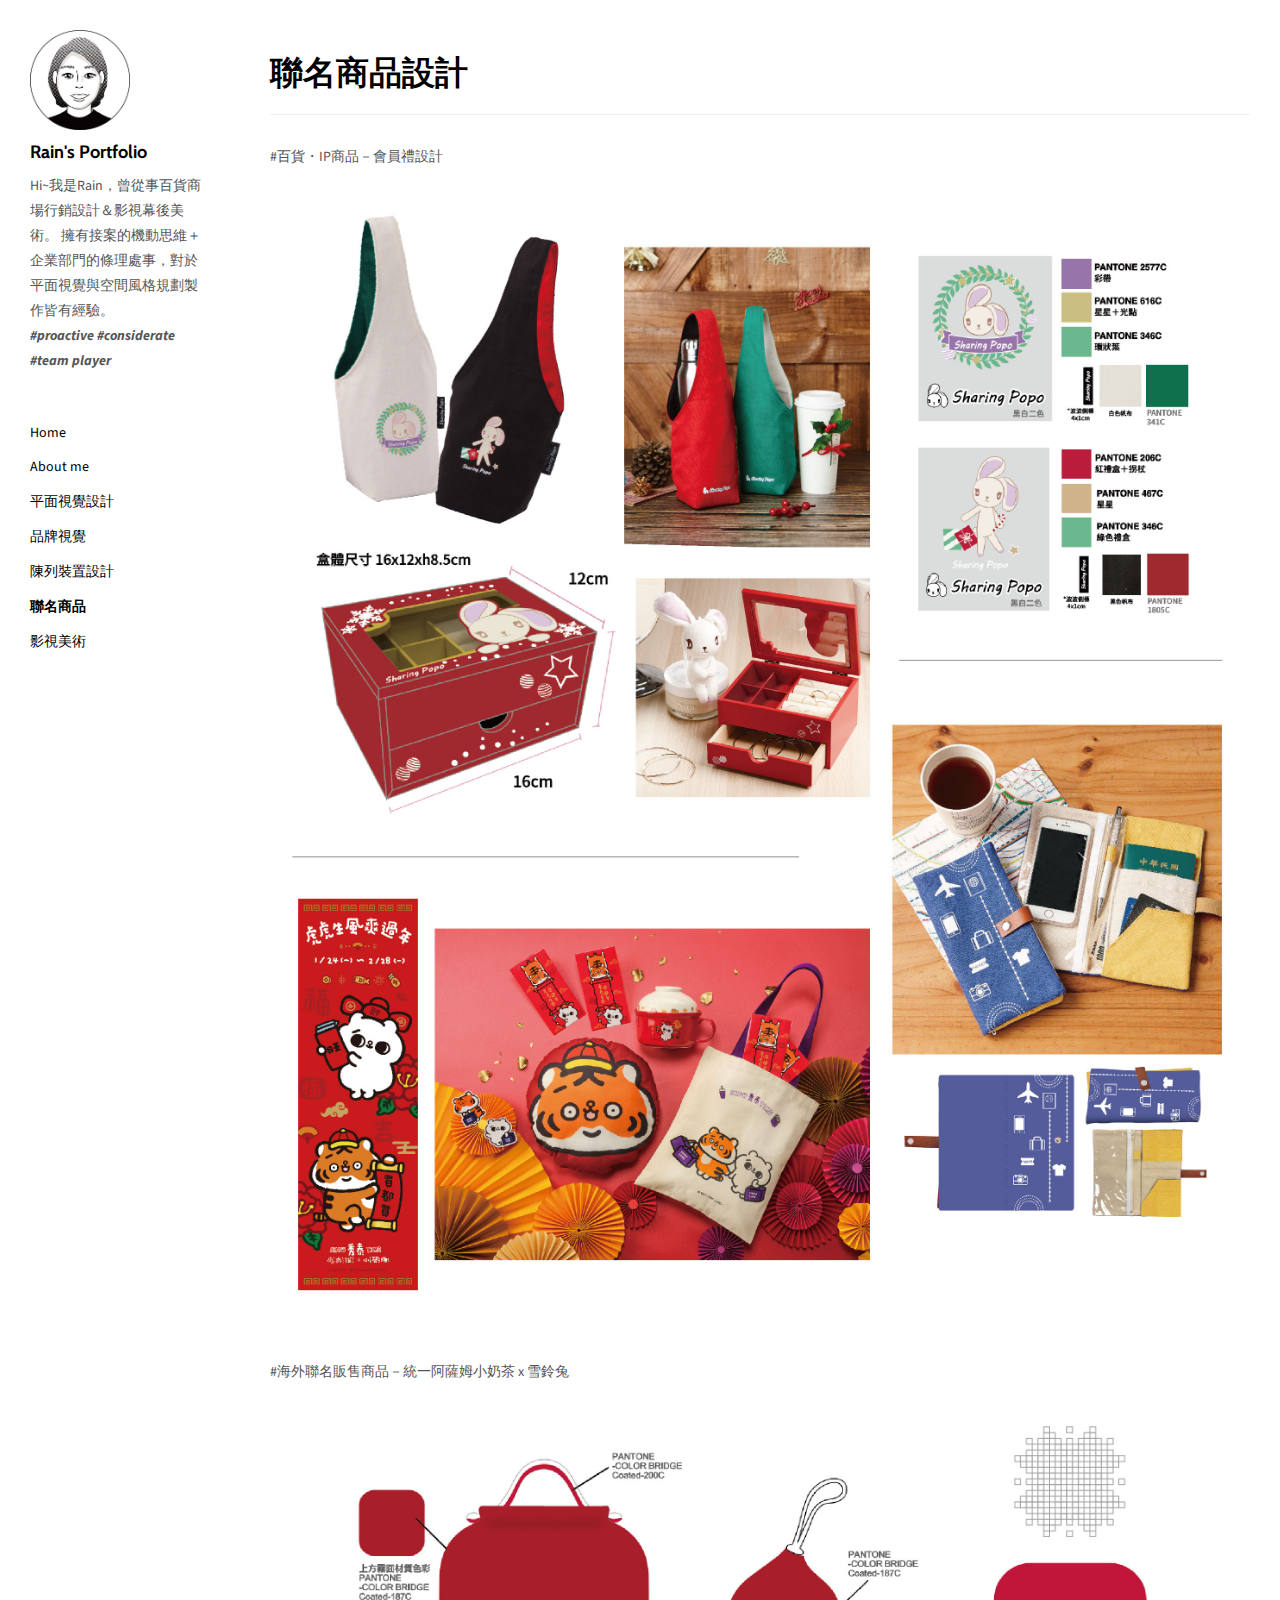
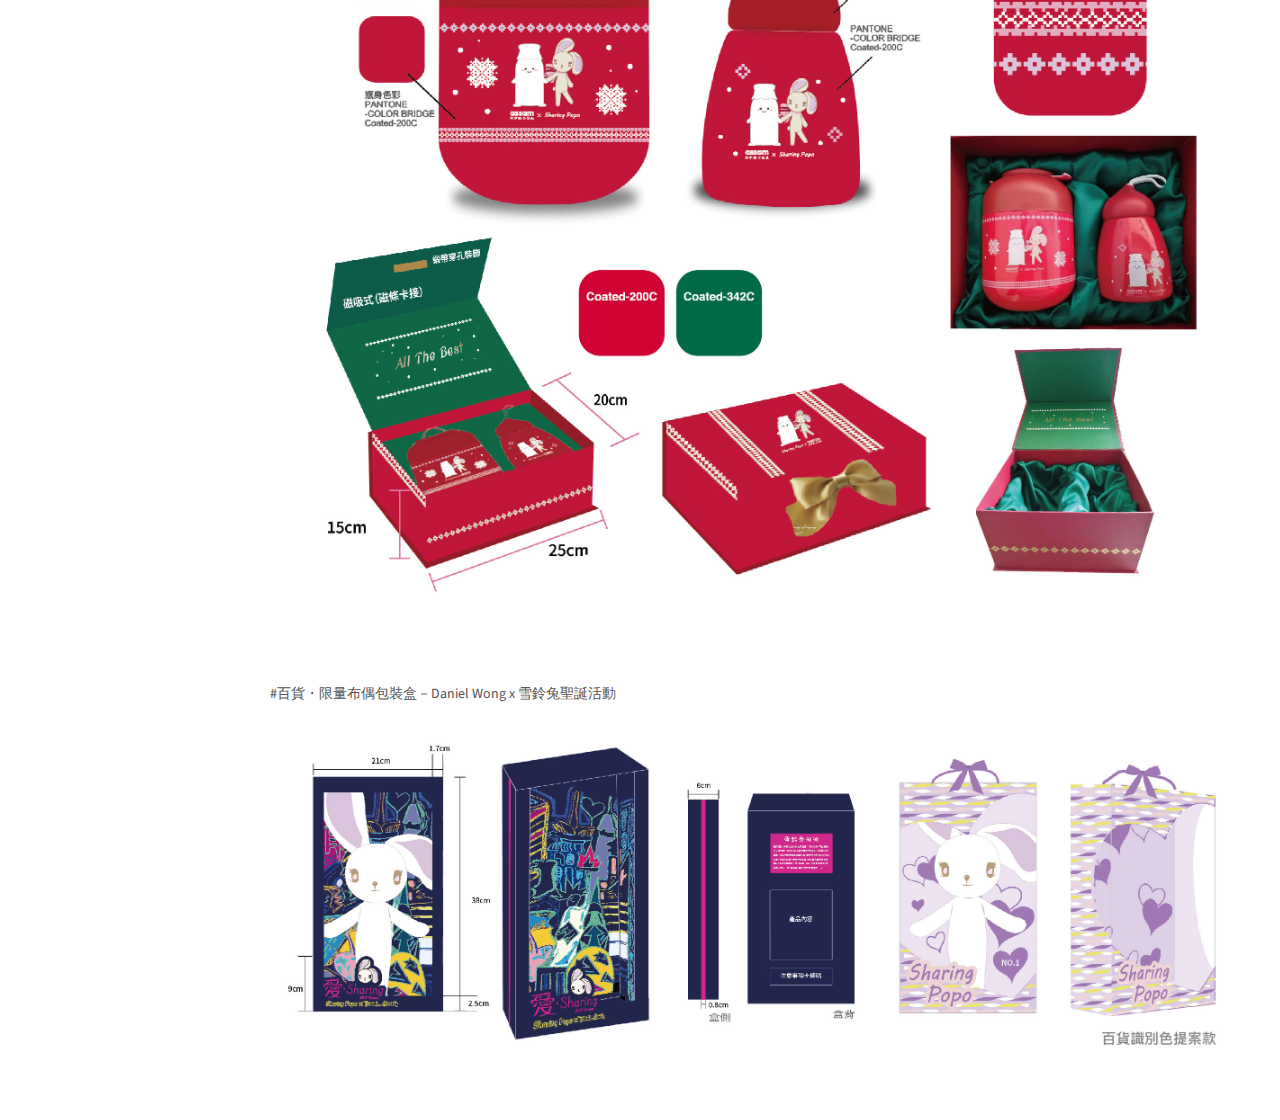
<file: project4.html>
<!DOCTYPE html>
<html lang="zh-Hant">
  <head>
    <meta charset="UTF-8" />
    <meta content="IE=edge" http-equiv="X-UA-Compatible" />
    <meta content="width=device-width,initial-scale=1" name="viewport" />
    <meta content="description" name="description" />
    <meta name="google" content="notranslate" />
    <meta
      content="Mashup templates have been developped by Orson.io team"
      name="author"
    />
    <link rel="shortcut icon" href="./assets/images/bookmark.png" />
    <link rel="bookmark" href="./assets/images/bookmark.png" />

    <!-- Disable tap highlight on IE -->
    <meta name="msapplication-tap-highlight" content="no" />

    <link href="./assets/images/bookmark.png" rel="apple-touch-icon" />
    <link href="./assets/images/selfie.jpg" rel="icon" />

    <title>Co-branded products</title>

    <link href="./main.82cfd66e.css" rel="stylesheet" />
  </head>

  <body>
    <!-- Add your content of header -->
    <header class="">
      <div class="navbar navbar-default visible-xs">
        <button type="button" class="navbar-toggle collapsed">
          <span class="sr-only">Toggle navigation</span>
          <span class="icon-bar"></span>
          <span class="icon-bar"></span>
          <span class="icon-bar"></span>
        </button>
        <a href="./index.html" class="navbar-brand">Rain's Portfolio</a>
      </div>

      <nav class="sidebar">
        <div class="navbar-collapse" id="navbar-collapse">
          <div class="site-header hidden-xs">
            <a class="site-brand" href="./index.html" title="">
              <img
                class="img-responsive site-logo"
                alt=""
                src="./assets/images/selfie.jpg"
                width="100"
              />
              Rain's Portfolio
            </a>
            <p>
              Hi~我是Rain，曾從事百貨商場行銷設計＆影視幕後美術。
              擁有接案的機動思維＋企業部門的條理處事，對於平面視覺與空間風格規劃製作皆有經驗。
              <br /><em
                ><strong>#proactive #considerate #team player</strong></em
              >
            </p>
          </div>
          <ul class="nav">
            <li><a href="./index.html" title="">Home</a></li>
            <li><a href="./about.html" title="">About me</a></li>
            <li><a href="./project.html" title="">平面視覺設計</a></li>
            <li><a href="./project2.html" title="">品牌視覺</a></li>
            <li><a href="./project3.html" title="">陳列裝置設計</a></li>
            <li><a href="./project4.html" title="">聯名商品</a></li>
            <li><a href="./project5.html" title="">影視美術</a></li>
          </ul>

          <nav class="nav-footer">
            <p></p>
          </nav>
        </div>
      </nav>
    </header>
    <main class="" id="main-collapse">
      <div class="row">
        <div class="col-xs-12">
          <div class="section-container-spacer">
            <h2>聯名商品設計</h2>
            <hr style="height: 20" />
          </div>

          <div>
            <div class="row">
              <div>
                <p class="col-xs-12">#百貨・IP商品－會員禮設計</p>
                <p>
                  <img
                    class="img-responsive"
                    alt=""
                    src="./assets/images/聯名1.jpg"
                  />
                </p>
              </div>
              <br />
              <div>
                <span class="col-xs-12"
                  >#海外聯名販售商品－統一阿薩姆小奶茶 x 雪鈴兔</span
                >
                <p>
                  <img
                    class="img-responsive"
                    alt=""
                    src="./assets/images/聯名2.jpg"
                  />
                </p>
              </div>
              <br />
              <div>
                <span class="col-xs-12"
                  >#百貨・限量布偶包裝盒－Daniel Wong x 雪鈴兔聖誕活動</span
                >
                <p>
                  <img
                    class="img-responsive"
                    alt=""
                    src="./assets/images/聯名3.jpg"
                  />
                </p>
              </div>
            </div>
          </div>
        </div>
      </div>
    </main>

    <script>
      document.addEventListener("DOMContentLoaded", function (event) {
        navbarToggleSidebar();
        navActivePage();
      });
    </script>

    <!-- Google Analytics: change UA-XXXXX-X to be your site's ID 

<script>
  (function (i, s, o, g, r, a, m) {
    i['GoogleAnalyticsObject'] = r; i[r] = i[r] || function () {
      (i[r].q = i[r].q || []).push(arguments)
    }, i[r].l = 1 * new Date(); a = s.createElement(o),
      m = s.getElementsByTagName(o)[0]; a.async = 1; a.src = g; m.parentNode.insertBefore(a, m)
  })(window, document, 'script', '//www.google-analytics.com/analytics.js', 'ga');
  ga('create', 'UA-XXXXX-X', 'auto');
  ga('send', 'pageview');
</script>

-->
    <script type="text/javascript" src="./main.85741bff.js"></script>
  </body>
</html>
</file>
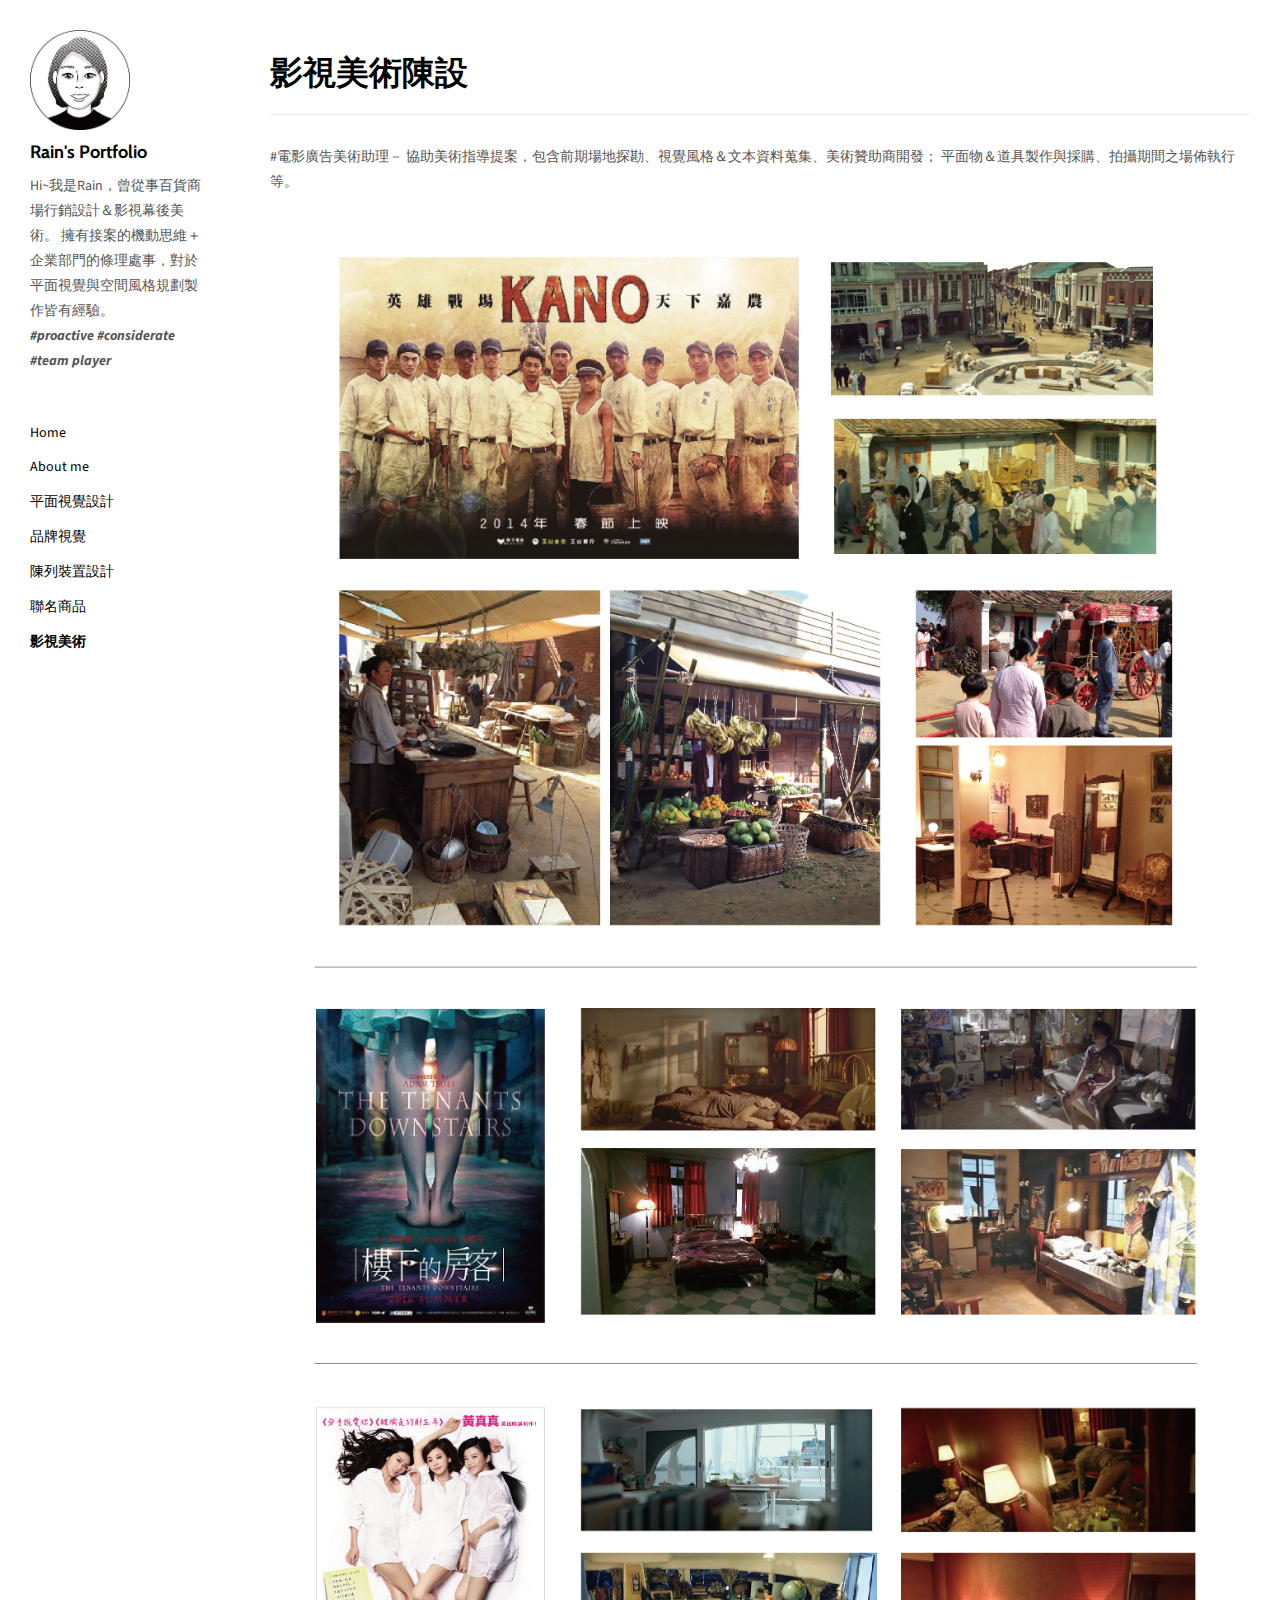
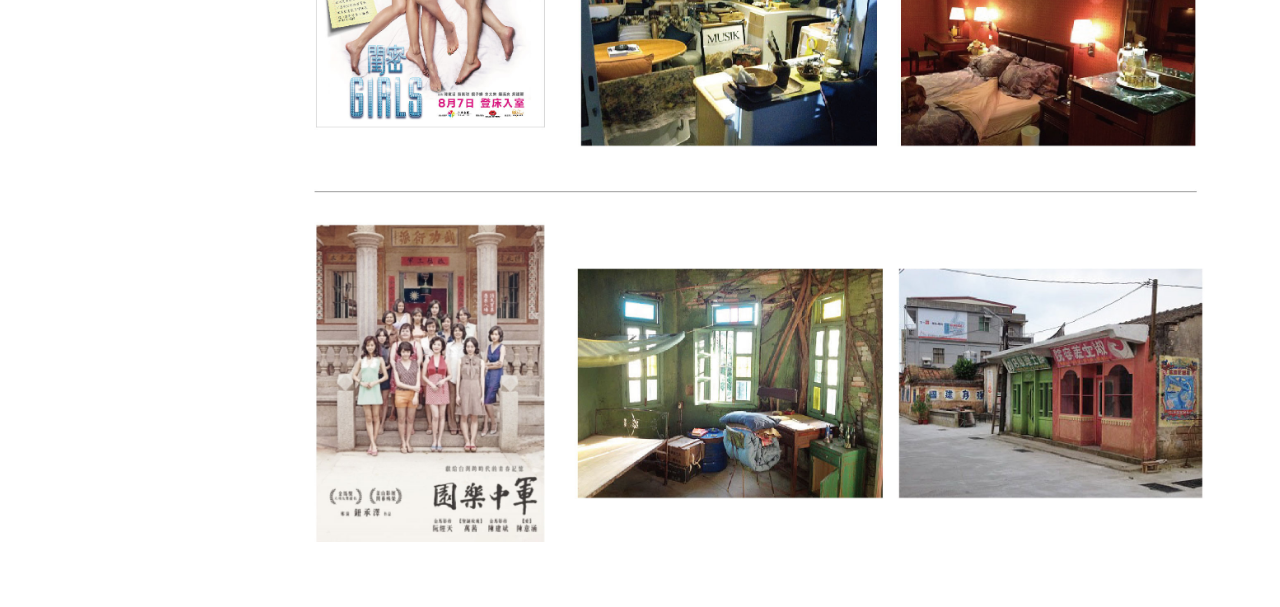
<file: project5.html>
<!DOCTYPE html>
<html lang="zh-Hant">
  <head>
    <meta charset="UTF-8" />
    <meta content="IE=edge" http-equiv="X-UA-Compatible" />
    <meta content="width=device-width,initial-scale=1" name="viewport" />
    <meta content="description" name="description" />
    <meta name="google" content="notranslate" />
    <meta
      content="Mashup templates have been developped by Orson.io team"
      name="author"
    />
    <link rel="shortcut icon" href="./assets/images/bookmark.png" />
    <link rel="bookmark" href="./assets/images/bookmark.png" />

    <!-- Disable tap highlight on IE -->
    <meta name="msapplication-tap-highlight" content="no" />

    <link href="./assets/images/bookmark.png" rel="apple-touch-icon" />
    <link href="./assets/images/selfie.jpg" rel="icon" />

    <title>Art Department</title>

    <link href="./main.82cfd66e.css" rel="stylesheet" />
  </head>

  <body>
    <!-- Add your content of header -->
    <header class="">
      <div class="navbar navbar-default visible-xs">
        <button type="button" class="navbar-toggle collapsed">
          <span class="sr-only">Toggle navigation</span>
          <span class="icon-bar"></span>
          <span class="icon-bar"></span>
          <span class="icon-bar"></span>
        </button>
        <a href="./index.html" class="navbar-brand">Rain's Portfolio</a>
      </div>

      <nav class="sidebar">
        <div class="navbar-collapse" id="navbar-collapse">
          <div class="site-header hidden-xs">
            <a class="site-brand" href="./index.html" title="">
              <img
                class="img-responsive site-logo"
                alt=""
                src="./assets/images/selfie.jpg"
                width="100"
              />
              Rain's Portfolio
            </a>
            <p>
              Hi~我是Rain，曾從事百貨商場行銷設計＆影視幕後美術。
              擁有接案的機動思維＋企業部門的條理處事，對於平面視覺與空間風格規劃製作皆有經驗。
              <br /><em
                ><strong>#proactive #considerate #team player</strong></em
              >
            </p>
          </div>
          <ul class="nav">
            <li><a href="./index.html" title="">Home</a></li>
            <li><a href="./about.html" title="">About me</a></li>
            <li><a href="./project.html" title="">平面視覺設計</a></li>
            <li><a href="./project2.html" title="">品牌視覺</a></li>
            <li><a href="./project3.html" title="">陳列裝置設計</a></li>
            <li><a href="./project4.html" title="">聯名商品</a></li>
            <li><a href="./project5.html" title="">影視美術</a></li>
          </ul>

          <nav class="nav-footer">
            <p></p>
          </nav>
        </div>
      </nav>
    </header>
    <main class="" id="main-collapse">
      <div class="row">
        <div class="col-xs-12">
          <div class="section-container-spacer">
            <h2>影視美術陳設</h2>
            <hr style="height: 20" />
          </div>

          <div>
            <div class="row">
              <div>
                <p class="col-xs-12">
                  #電影廣告美術助理－
                  協助美術指導提案，包含前期場地探勘、視覺風格＆文本資料蒐集、美術贊助商開發；
                  平面物＆道具製作與採購、拍攝期間之場佈執行等。
                </p>
                <p>
                  <img
                    class="img-responsive"
                    alt=""
                    src="./assets/images/影視1.jpg"
                  />
                </p>
              </div>
            </div>
          </div>
        </div>
      </div>
    </main>

    <script>
      document.addEventListener("DOMContentLoaded", function (event) {
        navbarToggleSidebar();
        navActivePage();
      });
    </script>

    <!-- Google Analytics: change UA-XXXXX-X to be your site's ID 

<script>
  (function (i, s, o, g, r, a, m) {
    i['GoogleAnalyticsObject'] = r; i[r] = i[r] || function () {
      (i[r].q = i[r].q || []).push(arguments)
    }, i[r].l = 1 * new Date(); a = s.createElement(o),
      m = s.getElementsByTagName(o)[0]; a.async = 1; a.src = g; m.parentNode.insertBefore(a, m)
  })(window, document, 'script', '//www.google-analytics.com/analytics.js', 'ga');
  ga('create', 'UA-XXXXX-X', 'auto');
  ga('send', 'pageview');
</script>

-->
    <script type="text/javascript" src="./main.85741bff.js"></script>
  </body>
</html>
</file>
<file: main.82cfd66e.css>
@import url(https://fonts.googleapis.com/css?family=Cabin:400,700|Source+Sans+Pro:400,700);
@import url(https://maxcdn.bootstrapcdn.com/font-awesome/4.7.0/css/font-awesome.min.css); /*!
 * Bootstrap v3.3.7 (http://getbootstrap.com)
 * Copyright 2011-2016 Twitter, Inc.
 * Licensed under MIT (https://github.com/twbs/bootstrap/blob/master/LICENSE)
 */
/*! normalize.css v3.0.3 | MIT License | github.com/necolas/normalize.css */

@media screen and (max-width: 670px) {
  .foot {
    flex-direction: column;
  }
}
.foot {
  display: flex;
  justify-content: space-evenly;
}

.experience_info {
  margin-top: 20px;
  border-left: solid 2px #9f9f9f;
}

.circle,
.circle1,
.circle2,
.circle3 {
  position: relative;
  left: -9px;
  display: inline-block;
  vertical-align: top; /*內容物垂直置中*/
  width: 15px;
  height: 15px;
  background-color: #9f9f9f;
  border-radius: 100%;
}
.circle:hover {
  background-color: #ff6360;
  width: 22px;
  height: 22px;
}
.circle1:hover {
  background-color: #ff6360;
  width: 22px;
  height: 22px;
}
.circle2:hover {
  background-color: #ff6360;
  width: 22px;
  height: 22px;
}
.circle3:hover {
  background-color: #ff6360;
  width: 22px;
  height: 22px;
}

span.word {
  color: black;
  /* font-size: 18px; */
  padding-left: 0px;
}
span.year {
  color: black;
  display: inline-block;
  font-weight: 500;
  /* font-size: 17px; */
  padding-left: 0px;
}
.year1 {
  line-height: 22px;
  margin-left: 10px;
}
/*技能bar開始*/
.skill_graphics {
  /*   border:solid 1px red; */
  /* margin: auto 10px auto 0; */
}
.skill_name1,
.skill_name2,
.skill_name3,
.skill_name4,
.skill_name5,
.skill_name6 {
  /*   border:solid 3px blue; */
  margin-bottom: 10px;
  /* font-size: 18px; */
  font-weight: 500;
}
.skillborder1,
.skillborder2,
.skillborder3,
.skillborder4,
.skillborder5,
.skillborder6 {
  background-color: #9f9f9f;
  border-radius: 30px;
  width: 180px;
  height: 20px;
  display: flex;
  align-items: center;
}
.inside_ai,
.inside_ps,
.inside_sup,
.inside_ae,
.inside_html,
.inside_id {
  border-radius: 20px;
  background-color: white;
  position: relative;
  left: 10px;
}
.inside_ai {
  width: 155px;
  height: 10px;
}
.inside_ps {
  width: 145px;
  height: 10px;
}
.inside_sup {
  width: 75px;
  height: 10px;
}
.inside_ae {
  width: 40px;
  height: 10px;
}
.inside_html {
  width: 40px;
  height: 10px;
}

.inside_id {
  width: 115px;
  height: 10px;
}

.inside_ai:hover,
.inside_ps:hover,
.inside_sup:hover,
.inside_ae:hover,
.inside_html:hover,
.inside_id:hover {
  background-color: #ff6360;
  box-shadow: 0px 0px 18px rgba(230, 223, 223, 10);
}
/*技能bar結束*/

html {
  font-family: sans-serif;
  -ms-text-size-adjust: 100%;
  -webkit-text-size-adjust: 100%;
}
body {
  margin: 0;
}
article,
aside,
details,
figcaption,
figure,
footer,
header,
hgroup,
main,
menu,
nav,
section,
summary {
  display: block;
}
audio,
canvas,
progress,
video {
  display: inline-block;
  vertical-align: baseline;
}
audio:not([controls]) {
  display: none;
  height: 0;
}
[hidden],
template {
  display: none;
}
a {
  background-color: transparent;
}
a:active,
a:hover {
  outline: 0;
}
abbr[title] {
  border-bottom: 1px dotted;
}
b,
strong {
  font-weight: 700;
}
dfn {
  font-style: italic;
}
h1 {
  font-size: 2em;
  margin: 0.67em 0;
}
mark {
  background: #ff0;
  color: #000;
}
small {
  font-size: 80%;
}
sub,
sup {
  font-size: 75%;
  line-height: 0;
  position: relative;
  vertical-align: baseline;
}
sup {
  top: -0.5em;
}
sub {
  bottom: -0.25em;
}
img {
  border: 0;
}
svg:not(:root) {
  overflow: hidden;
}
figure {
  margin: 1em 40px;
}
hr {
  box-sizing: content-box;
  height: 0;
}
pre {
  overflow: auto;
}
code,
kbd,
pre,
samp {
  font-family: monospace, monospace;
  font-size: 1em;
}
button,
input,
optgroup,
select,
textarea {
  color: inherit;
  font: inherit;
  margin: 0;
}
button {
  overflow: visible;
}
button,
select {
  text-transform: none;
}
button,
html input[type="button"],
input[type="reset"],
input[type="submit"] {
  -webkit-appearance: button;
  cursor: pointer;
}
button[disabled],
html input[disabled] {
  cursor: default;
}
button::-moz-focus-inner,
input::-moz-focus-inner {
  border: 0;
  padding: 0;
}
input {
  line-height: normal;
}
input[type="checkbox"],
input[type="radio"] {
  box-sizing: border-box;
  padding: 0;
}
input[type="number"]::-webkit-inner-spin-button,
input[type="number"]::-webkit-outer-spin-button {
  height: auto;
}
input[type="search"] {
  -webkit-appearance: textfield;
  box-sizing: content-box;
}
input[type="search"]::-webkit-search-cancel-button,
input[type="search"]::-webkit-search-decoration {
  -webkit-appearance: none;
}
fieldset {
  border: 1px solid silver;
  margin: 0 2px;
  padding: 0.35em 0.625em 0.75em;
}
textarea {
  overflow: auto;
}
optgroup {
  font-weight: 700;
}
table {
  border-collapse: collapse;
  border-spacing: 0;
}
td,
th {
  padding: 0;
}

/*! Source: https://github.com/h5bp/html5-boilerplate/blob/master/src/css/main.css */
@media print {
  *,
  :after,
  :before {
    background: transparent !important;
    color: #000 !important;
    box-shadow: none !important;
    text-shadow: none !important;
  }
  a,
  a:visited {
    text-decoration: underline;
  }
  a[href]:after {
    content: " (" attr(href) ")";
  }
  abbr[title]:after {
    content: " (" attr(title) ")";
  }
  a[href^="#"]:after,
  a[href^="javascript:"]:after {
    content: "";
  }
  blockquote,
  pre {
    border: 1px solid #999;
    page-break-inside: avoid;
  }
  thead {
    display: table-header-group;
  }
  img,
  tr {
    page-break-inside: avoid;
  }
  img {
    max-width: 100% !important;
  }
  h2,
  h3,
  p {
    orphans: 3;
    widows: 3;
  }
  h2,
  h3 {
    page-break-after: avoid;
  }
  .navbar {
    display: none;
  }
  .btn > .caret,
  .dropup > .btn > .caret {
    border-top-color: #000 !important;
  }
  .label {
    border: 1px solid #000;
  }
  .table {
    border-collapse: collapse !important;
  }
  .table td,
  .table th {
    background-color: #fff !important;
  }
  .table-bordered td,
  .table-bordered th {
    border: 1px solid #ddd !important;
  }
}
*,
:after,
:before {
  -webkit-box-sizing: border-box;
  -moz-box-sizing: border-box;
  box-sizing: border-box;
}
html {
  font-size: 10px;
  -webkit-tap-highlight-color: transparent;
}
body {
  font-family: Source Sans Pro, Helvetica, Arial, sans-serif;
  font-size: 14px;
  line-height: 1.78;
  color: #555;
  background-color: #fff;
}
button,
input,
select,
textarea {
  font-family: inherit;
  font-size: inherit;
  line-height: inherit;
}
a {
  color: #ff6360;
  text-decoration: none;
}
a:focus,
a:hover {
  color: #ff1814;
  text-decoration: underline;
}
a:focus {
  outline: 5px auto -webkit-focus-ring-color;
  outline-offset: -2px;
}
figure {
  margin: 0;
}
img {
  vertical-align: middle;
}
.img-responsive {
  display: block;
  max-width: 100%;
  height: auto;
}
.img-rounded {
  border-radius: 2px;
}
.img-thumbnail {
  padding: 4px;
  line-height: 1.78;
  background-color: #fff;
  border: 1px solid #ddd;
  border-radius: 2px;
  -webkit-transition: all 0.2s ease-in-out;
  -o-transition: all 0.2s ease-in-out;
  transition: all 0.2s ease-in-out;
  display: inline-block;
  max-width: 100%;
  height: auto;
}
.img-circle {
  border-radius: 50%;
}
hr {
  margin-top: 24px;
  margin-bottom: 24px;
  border: 0;
  border-top: 1px solid #eee;
}
.sr-only {
  position: absolute;
  width: 1px;
  height: 1px;
  margin: -1px;
  padding: 0;
  overflow: hidden;
  clip: rect(0, 0, 0, 0);
  border: 0;
}
.sr-only-focusable:active,
.sr-only-focusable:focus {
  position: static;
  width: auto;
  height: auto;
  margin: 0;
  overflow: visible;
  clip: auto;
}
[role="button"] {
  cursor: pointer;
}
.h1,
.h2,
.h3,
.h4,
.h5,
.h6,
h1,
h2,
h3,
h4,
h5,
h6 {
  font-family: Cabin, Helvetica, Arial, sans-serif;
  font-weight: 700;
  line-height: 1.1;
  color: #000;
}
.h1 .small,
.h1 small,
.h2 .small,
.h2 small,
.h3 .small,
.h3 small,
.h4 .small,
.h4 small,
.h5 .small,
.h5 small,
.h6 .small,
.h6 small,
h1 .small,
h1 small,
h2 .small,
h2 small,
h3 .small,
h3 small,
h4 .small,
h4 small,
h5 .small,
h5 small,
h6 .small,
h6 small {
  font-weight: 400;
  line-height: 1;
  color: #777;
}
.h1,
.h2,
.h3,
h1,
h2,
h3 {
  margin-top: 24px;
  margin-bottom: 12px;
}
.h1 .small,
.h1 small,
.h2 .small,
.h2 small,
.h3 .small,
.h3 small,
h1 .small,
h1 small,
h2 .small,
h2 small,
h3 .small,
h3 small {
  font-size: 65%;
}
.h4,
.h5,
.h6,
h4,
h5,
h6 {
  margin-top: 12px;
  margin-bottom: 12px;
}
.h4 .small,
.h4 small,
.h5 .small,
.h5 small,
.h6 .small,
.h6 small,
h4 .small,
h4 small,
h5 .small,
h5 small,
h6 .small,
h6 small {
  font-size: 75%;
}
.h1,
h1 {
  font-size: 44px;
}
.h2,
h2 {
  font-size: 33px;
}
.h3,
h3 {
  font-size: 25px;
}
.h4,
h4 {
  font-size: 19px;
}
.h5,
h5 {
  font-size: 14px;
}
.h6,
h6 {
  font-size: 12px;
}
p {
  margin: 0 0 12px;
}
.lead {
  margin-bottom: 24px;
  font-size: 16px;
  font-weight: 300;
  line-height: 1.4;
}
@media (min-width: 768px) {
  .lead {
    font-size: 21px;
  }
}
.small,
small {
  font-size: 85%;
}
.mark,
mark {
  background-color: #fcf8e3;
  padding: 0.2em;
}
.text-left {
  text-align: left;
}
.text-right {
  text-align: right;
}
.text-center {
  text-align: center;
}
.text-justify {
  text-align: justify;
}
.text-nowrap {
  white-space: nowrap;
}
.text-lowercase {
  text-transform: lowercase;
}
.initialism,
.text-uppercase {
  text-transform: uppercase;
}
.text-capitalize {
  text-transform: capitalize;
}
.text-muted {
  color: #777;
}
.text-primary {
  color: #ff6360;
}
a.text-primary:focus,
a.text-primary:hover {
  color: #ff312d;
}
.text-success {
  color: #fff;
}
a.text-success:focus,
a.text-success:hover {
  color: #e6e6e6;
}
.text-info {
  color: #31708f;
}
a.text-info:focus,
a.text-info:hover {
  color: #245269;
}
.text-warning {
  color: #8a6d3b;
}
a.text-warning:focus,
a.text-warning:hover {
  color: #66512c;
}
.text-danger {
  color: #fff;
}
a.text-danger:focus,
a.text-danger:hover {
  color: #e6e6e6;
}
.bg-primary {
  color: #fff;
  background-color: #ff6360;
}
a.bg-primary:focus,
a.bg-primary:hover {
  background-color: #ff312d;
}
.bg-success {
  background-color: #57ce6e;
}
a.bg-success:focus,
a.bg-success:hover {
  background-color: #37bb50;
}
.bg-info {
  background-color: #d9edf7;
}
a.bg-info:focus,
a.bg-info:hover {
  background-color: #afd9ee;
}
.bg-warning {
  background-color: #fcf8e3;
}
a.bg-warning:focus,
a.bg-warning:hover {
  background-color: #f7ecb5;
}
.bg-danger {
  background-color: #ee624b;
}
a.bg-danger:focus,
a.bg-danger:hover {
  background-color: #ea391c;
}
.page-header {
  padding-bottom: 11px;
  margin: 48px 0 24px;
  border-bottom: 1px solid #eee;
}
ol,
ul {
  margin-top: 0;
  margin-bottom: 12px;
}
ol ol,
ol ul,
ul ol,
ul ul {
  margin-bottom: 0;
}
.list-inline,
.list-unstyled {
  padding-left: 0;
  list-style: none;
}
.list-inline {
  margin-left: -5px;
}
.list-inline > li {
  display: inline-block;
  padding-left: 5px;
  padding-right: 5px;
}
dl {
  margin-top: 0;
  margin-bottom: 24px;
}
dd,
dt {
  line-height: 1.78;
}
dt {
  font-weight: 700;
}
dd {
  margin-left: 0;
}
.dl-horizontal dd:after,
.dl-horizontal dd:before {
  content: " ";
  display: table;
}
.dl-horizontal dd:after {
  clear: both;
}
@media (min-width: 768px) {
  .dl-horizontal dt {
    float: left;
    width: 160px;
    clear: left;
    text-align: right;
    overflow: hidden;
    text-overflow: ellipsis;
    white-space: nowrap;
  }
  .dl-horizontal dd {
    margin-left: 180px;
  }
}
abbr[data-original-title],
abbr[title] {
  cursor: help;
  border-bottom: 1px dotted #777;
}
.initialism {
  font-size: 90%;
}
blockquote {
  padding: 12px 24px;
  margin: 0 0 24px;
  font-size: 17.5px;
  border-left: 5px solid #eee;
}
blockquote ol:last-child,
blockquote p:last-child,
blockquote ul:last-child {
  margin-bottom: 0;
}
blockquote .small,
blockquote footer,
blockquote small {
  display: block;
  font-size: 80%;
  line-height: 1.78;
  color: #777;
}
blockquote .small:before,
blockquote footer:before,
blockquote small:before {
  content: "\2014   \A0";
}
.blockquote-reverse,
blockquote.pull-right {
  padding-right: 15px;
  padding-left: 0;
  border-right: 5px solid #eee;
  border-left: 0;
  text-align: right;
}
.blockquote-reverse .small:before,
.blockquote-reverse footer:before,
.blockquote-reverse small:before,
blockquote.pull-right .small:before,
blockquote.pull-right footer:before,
blockquote.pull-right small:before {
  content: "";
}
.blockquote-reverse .small:after,
.blockquote-reverse footer:after,
.blockquote-reverse small:after,
blockquote.pull-right .small:after,
blockquote.pull-right footer:after,
blockquote.pull-right small:after {
  content: "\A0   \2014";
}
address {
  margin-bottom: 24px;
  font-style: normal;
  line-height: 1.78;
}
code,
kbd,
pre,
samp {
  font-family: Menlo, Monaco, Consolas, Courier New, monospace;
}
code {
  color: #c7254e;
  background-color: #f9f2f4;
}
code,
kbd {
  padding: 2px 4px;
  font-size: 90%;
  border-radius: 2px;
}
kbd {
  color: #fff;
  background-color: #333;
  box-shadow: inset 0 -1px 0 rgba(0, 0, 0, 0.25);
}
kbd kbd {
  padding: 0;
  font-size: 100%;
  font-weight: 700;
  box-shadow: none;
}
pre {
  display: block;
  padding: 11.5px;
  margin: 0 0 12px;
  font-size: 13px;
  line-height: 1.78;
  word-break: break-all;
  word-wrap: break-word;
  color: #333;
  background-color: #f5f5f5;
  border: 1px solid #ccc;
  border-radius: 2px;
}
pre code {
  padding: 0;
  font-size: inherit;
  color: inherit;
  white-space: pre-wrap;
  background-color: transparent;
  border-radius: 0;
}
.pre-scrollable {
  max-height: 340px;
  overflow-y: scroll;
}
.container {
  margin-right: auto;
  margin-left: auto;
  padding-left: 15px;
  padding-right: 15px;
}
.container:after,
.container:before {
  content: " ";
  display: table;
}
.container:after {
  clear: both;
}
@media (min-width: 768px) {
  .container {
    width: 750px;
  }
}
@media (min-width: 992px) {
  .container {
    width: 970px;
  }
}
@media (min-width: 1200px) {
  .container {
    width: 1170px;
  }
}
.container-fluid {
  margin-right: auto;
  margin-left: auto;
  padding-left: 15px;
  padding-right: 15px;
}
.container-fluid:after,
.container-fluid:before {
  content: " ";
  display: table;
}
.container-fluid:after {
  clear: both;
}
.row {
  margin-left: -15px;
  margin-right: -15px;
}
.row:after,
.row:before {
  content: " ";
  display: table;
}
.row:after {
  clear: both;
}
.col-lg-1,
.col-lg-2,
.col-lg-3,
.col-lg-4,
.col-lg-5,
.col-lg-6,
.col-lg-7,
.col-lg-8,
.col-lg-9,
.col-lg-10,
.col-lg-11,
.col-lg-12,
.col-md-1,
.col-md-2,
.col-md-3,
.col-md-4,
.col-md-5,
.col-md-6,
.col-md-7,
.col-md-8,
.col-md-9,
.col-md-10,
.col-md-11,
.col-md-12,
.col-sm-1,
.col-sm-2,
.col-sm-3,
.col-sm-4,
.col-sm-5,
.col-sm-6,
.col-sm-7,
.col-sm-8,
.col-sm-9,
.col-sm-10,
.col-sm-11,
.col-sm-12,
.col-xs-1,
.col-xs-2,
.col-xs-3,
.col-xs-4,
.col-xs-5,
.col-xs-6,
.col-xs-7,
.col-xs-8,
.col-xs-9,
.col-xs-10,
.col-xs-11,
.col-xs-12 {
  position: relative;
  min-height: 1px;
  padding-left: 15px;
  padding-right: 15px;
}
.col-xs-1,
.col-xs-2,
.col-xs-3,
.col-xs-4,
.col-xs-5,
.col-xs-6,
.col-xs-7,
.col-xs-8,
.col-xs-9,
.col-xs-10,
.col-xs-11,
.col-xs-12 {
  float: left;
}
.col-xs-1 {
  width: 8.33333%;
}
.col-xs-2 {
  width: 16.66667%;
}
.col-xs-3 {
  width: 25%;
}
.col-xs-4 {
  width: 33.33333%;
}
.col-xs-5 {
  width: 41.66667%;
}
.col-xs-6 {
  width: 50%;
}
.col-xs-7 {
  width: 58.33333%;
}
.col-xs-8 {
  width: 66.66667%;
}
.col-xs-9 {
  width: 75%;
}
.col-xs-10 {
  width: 83.33333%;
}
.col-xs-11 {
  width: 91.66667%;
}
.col-xs-12 {
  width: 100%;
}
.col-xs-pull-0 {
  right: auto;
}
.col-xs-pull-1 {
  right: 8.33333%;
}
.col-xs-pull-2 {
  right: 16.66667%;
}
.col-xs-pull-3 {
  right: 25%;
}
.col-xs-pull-4 {
  right: 33.33333%;
}
.col-xs-pull-5 {
  right: 41.66667%;
}
.col-xs-pull-6 {
  right: 50%;
}
.col-xs-pull-7 {
  right: 58.33333%;
}
.col-xs-pull-8 {
  right: 66.66667%;
}
.col-xs-pull-9 {
  right: 75%;
}
.col-xs-pull-10 {
  right: 83.33333%;
}
.col-xs-pull-11 {
  right: 91.66667%;
}
.col-xs-pull-12 {
  right: 100%;
}
.col-xs-push-0 {
  left: auto;
}
.col-xs-push-1 {
  left: 8.33333%;
}
.col-xs-push-2 {
  left: 16.66667%;
}
.col-xs-push-3 {
  left: 25%;
}
.col-xs-push-4 {
  left: 33.33333%;
}
.col-xs-push-5 {
  left: 41.66667%;
}
.col-xs-push-6 {
  left: 50%;
}
.col-xs-push-7 {
  left: 58.33333%;
}
.col-xs-push-8 {
  left: 66.66667%;
}
.col-xs-push-9 {
  left: 75%;
}
.col-xs-push-10 {
  left: 83.33333%;
}
.col-xs-push-11 {
  left: 91.66667%;
}
.col-xs-push-12 {
  left: 100%;
}
.col-xs-offset-0 {
  margin-left: 0;
}
.col-xs-offset-1 {
  margin-left: 8.33333%;
}
.col-xs-offset-2 {
  margin-left: 16.66667%;
}
.col-xs-offset-3 {
  margin-left: 25%;
}
.col-xs-offset-4 {
  margin-left: 33.33333%;
}
.col-xs-offset-5 {
  margin-left: 41.66667%;
}
.col-xs-offset-6 {
  margin-left: 50%;
}
.col-xs-offset-7 {
  margin-left: 58.33333%;
}
.col-xs-offset-8 {
  margin-left: 66.66667%;
}
.col-xs-offset-9 {
  margin-left: 75%;
}
.col-xs-offset-10 {
  margin-left: 83.33333%;
}
.col-xs-offset-11 {
  margin-left: 91.66667%;
}
.col-xs-offset-12 {
  margin-left: 100%;
}
@media (min-width: 768px) {
  .col-sm-1,
  .col-sm-2,
  .col-sm-3,
  .col-sm-4,
  .col-sm-5,
  .col-sm-6,
  .col-sm-7,
  .col-sm-8,
  .col-sm-9,
  .col-sm-10,
  .col-sm-11,
  .col-sm-12 {
    float: left;
  }
  .col-sm-1 {
    width: 8.33333%;
  }
  .col-sm-2 {
    width: 16.66667%;
  }
  .col-sm-3 {
    width: 25%;
  }
  .col-sm-4 {
    width: 33.33333%;
  }
  .col-sm-5 {
    width: 41.66667%;
  }
  .col-sm-6 {
    width: 50%;
  }
  .col-sm-7 {
    width: 58.33333%;
  }
  .col-sm-8 {
    width: 66.66667%;
  }
  .col-sm-9 {
    width: 75%;
  }
  .col-sm-10 {
    width: 83.33333%;
  }
  .col-sm-11 {
    width: 91.66667%;
  }
  .col-sm-12 {
    width: 100%;
  }
  .col-sm-pull-0 {
    right: auto;
  }
  .col-sm-pull-1 {
    right: 8.33333%;
  }
  .col-sm-pull-2 {
    right: 16.66667%;
  }
  .col-sm-pull-3 {
    right: 25%;
  }
  .col-sm-pull-4 {
    right: 33.33333%;
  }
  .col-sm-pull-5 {
    right: 41.66667%;
  }
  .col-sm-pull-6 {
    right: 50%;
  }
  .col-sm-pull-7 {
    right: 58.33333%;
  }
  .col-sm-pull-8 {
    right: 66.66667%;
  }
  .col-sm-pull-9 {
    right: 75%;
  }
  .col-sm-pull-10 {
    right: 83.33333%;
  }
  .col-sm-pull-11 {
    right: 91.66667%;
  }
  .col-sm-pull-12 {
    right: 100%;
  }
  .col-sm-push-0 {
    left: auto;
  }
  .col-sm-push-1 {
    left: 8.33333%;
  }
  .col-sm-push-2 {
    left: 16.66667%;
  }
  .col-sm-push-3 {
    left: 25%;
  }
  .col-sm-push-4 {
    left: 33.33333%;
  }
  .col-sm-push-5 {
    left: 41.66667%;
  }
  .col-sm-push-6 {
    left: 50%;
  }
  .col-sm-push-7 {
    left: 58.33333%;
  }
  .col-sm-push-8 {
    left: 66.66667%;
  }
  .col-sm-push-9 {
    left: 75%;
  }
  .col-sm-push-10 {
    left: 83.33333%;
  }
  .col-sm-push-11 {
    left: 91.66667%;
  }
  .col-sm-push-12 {
    left: 100%;
  }
  .col-sm-offset-0 {
    margin-left: 0;
  }
  .col-sm-offset-1 {
    margin-left: 8.33333%;
  }
  .col-sm-offset-2 {
    margin-left: 16.66667%;
  }
  .col-sm-offset-3 {
    margin-left: 25%;
  }
  .col-sm-offset-4 {
    margin-left: 33.33333%;
  }
  .col-sm-offset-5 {
    margin-left: 41.66667%;
  }
  .col-sm-offset-6 {
    margin-left: 50%;
  }
  .col-sm-offset-7 {
    margin-left: 58.33333%;
  }
  .col-sm-offset-8 {
    margin-left: 66.66667%;
  }
  .col-sm-offset-9 {
    margin-left: 75%;
  }
  .col-sm-offset-10 {
    margin-left: 83.33333%;
  }
  .col-sm-offset-11 {
    margin-left: 91.66667%;
  }
  .col-sm-offset-12 {
    margin-left: 100%;
  }
}
@media (min-width: 992px) {
  .col-md-1,
  .col-md-2,
  .col-md-3,
  .col-md-4,
  .col-md-5,
  .col-md-6,
  .col-md-7,
  .col-md-8,
  .col-md-9,
  .col-md-10,
  .col-md-11,
  .col-md-12 {
    float: left;
  }
  .col-md-1 {
    width: 8.33333%;
  }
  .col-md-2 {
    width: 16.66667%;
  }
  .col-md-3 {
    width: 25%;
  }
  .col-md-4 {
    width: 33.33333%;
  }
  .col-md-5 {
    width: 41.66667%;
  }
  .col-md-6 {
    width: 50%;
  }
  .col-md-7 {
    width: 58.33333%;
  }
  .col-md-8 {
    width: 66.66667%;
  }
  .col-md-9 {
    width: 75%;
  }
  .col-md-10 {
    width: 83.33333%;
  }
  .col-md-11 {
    width: 91.66667%;
  }
  .col-md-12 {
    width: 100%;
  }
  .col-md-pull-0 {
    right: auto;
  }
  .col-md-pull-1 {
    right: 8.33333%;
  }
  .col-md-pull-2 {
    right: 16.66667%;
  }
  .col-md-pull-3 {
    right: 25%;
  }
  .col-md-pull-4 {
    right: 33.33333%;
  }
  .col-md-pull-5 {
    right: 41.66667%;
  }
  .col-md-pull-6 {
    right: 50%;
  }
  .col-md-pull-7 {
    right: 58.33333%;
  }
  .col-md-pull-8 {
    right: 66.66667%;
  }
  .col-md-pull-9 {
    right: 75%;
  }
  .col-md-pull-10 {
    right: 83.33333%;
  }
  .col-md-pull-11 {
    right: 91.66667%;
  }
  .col-md-pull-12 {
    right: 100%;
  }
  .col-md-push-0 {
    left: auto;
  }
  .col-md-push-1 {
    left: 8.33333%;
  }
  .col-md-push-2 {
    left: 16.66667%;
  }
  .col-md-push-3 {
    left: 25%;
  }
  .col-md-push-4 {
    left: 33.33333%;
  }
  .col-md-push-5 {
    left: 41.66667%;
  }
  .col-md-push-6 {
    left: 50%;
  }
  .col-md-push-7 {
    left: 58.33333%;
  }
  .col-md-push-8 {
    left: 66.66667%;
  }
  .col-md-push-9 {
    left: 75%;
  }
  .col-md-push-10 {
    left: 83.33333%;
  }
  .col-md-push-11 {
    left: 91.66667%;
  }
  .col-md-push-12 {
    left: 100%;
  }
  .col-md-offset-0 {
    margin-left: 0;
  }
  .col-md-offset-1 {
    margin-left: 8.33333%;
  }
  .col-md-offset-2 {
    margin-left: 16.66667%;
  }
  .col-md-offset-3 {
    margin-left: 25%;
  }
  .col-md-offset-4 {
    margin-left: 33.33333%;
  }
  .col-md-offset-5 {
    margin-left: 41.66667%;
  }
  .col-md-offset-6 {
    margin-left: 50%;
  }
  .col-md-offset-7 {
    margin-left: 58.33333%;
  }
  .col-md-offset-8 {
    margin-left: 66.66667%;
  }
  .col-md-offset-9 {
    margin-left: 75%;
  }
  .col-md-offset-10 {
    margin-left: 83.33333%;
  }
  .col-md-offset-11 {
    margin-left: 91.66667%;
  }
  .col-md-offset-12 {
    margin-left: 100%;
  }
}
@media (min-width: 1200px) {
  .col-lg-1,
  .col-lg-2,
  .col-lg-3,
  .col-lg-4,
  .col-lg-5,
  .col-lg-6,
  .col-lg-7,
  .col-lg-8,
  .col-lg-9,
  .col-lg-10,
  .col-lg-11,
  .col-lg-12 {
    float: left;
  }
  .col-lg-1 {
    width: 8.33333%;
  }
  .col-lg-2 {
    width: 16.66667%;
  }
  .col-lg-3 {
    width: 25%;
  }
  .col-lg-4 {
    width: 33.33333%;
  }
  .col-lg-5 {
    width: 41.66667%;
  }
  .col-lg-6 {
    width: 50%;
  }
  .col-lg-7 {
    width: 58.33333%;
  }
  .col-lg-8 {
    width: 66.66667%;
  }
  .col-lg-9 {
    width: 75%;
  }
  .col-lg-10 {
    width: 83.33333%;
  }
  .col-lg-11 {
    width: 91.66667%;
  }
  .col-lg-12 {
    width: 100%;
  }
  .col-lg-pull-0 {
    right: auto;
  }
  .col-lg-pull-1 {
    right: 8.33333%;
  }
  .col-lg-pull-2 {
    right: 16.66667%;
  }
  .col-lg-pull-3 {
    right: 25%;
  }
  .col-lg-pull-4 {
    right: 33.33333%;
  }
  .col-lg-pull-5 {
    right: 41.66667%;
  }
  .col-lg-pull-6 {
    right: 50%;
  }
  .col-lg-pull-7 {
    right: 58.33333%;
  }
  .col-lg-pull-8 {
    right: 66.66667%;
  }
  .col-lg-pull-9 {
    right: 75%;
  }
  .col-lg-pull-10 {
    right: 83.33333%;
  }
  .col-lg-pull-11 {
    right: 91.66667%;
  }
  .col-lg-pull-12 {
    right: 100%;
  }
  .col-lg-push-0 {
    left: auto;
  }
  .col-lg-push-1 {
    left: 8.33333%;
  }
  .col-lg-push-2 {
    left: 16.66667%;
  }
  .col-lg-push-3 {
    left: 25%;
  }
  .col-lg-push-4 {
    left: 33.33333%;
  }
  .col-lg-push-5 {
    left: 41.66667%;
  }
  .col-lg-push-6 {
    left: 50%;
  }
  .col-lg-push-7 {
    left: 58.33333%;
  }
  .col-lg-push-8 {
    left: 66.66667%;
  }
  .col-lg-push-9 {
    left: 75%;
  }
  .col-lg-push-10 {
    left: 83.33333%;
  }
  .col-lg-push-11 {
    left: 91.66667%;
  }
  .col-lg-push-12 {
    left: 100%;
  }
  .col-lg-offset-0 {
    margin-left: 0;
  }
  .col-lg-offset-1 {
    margin-left: 8.33333%;
  }
  .col-lg-offset-2 {
    margin-left: 16.66667%;
  }
  .col-lg-offset-3 {
    margin-left: 25%;
  }
  .col-lg-offset-4 {
    margin-left: 33.33333%;
  }
  .col-lg-offset-5 {
    margin-left: 41.66667%;
  }
  .col-lg-offset-6 {
    margin-left: 50%;
  }
  .col-lg-offset-7 {
    margin-left: 58.33333%;
  }
  .col-lg-offset-8 {
    margin-left: 66.66667%;
  }
  .col-lg-offset-9 {
    margin-left: 75%;
  }
  .col-lg-offset-10 {
    margin-left: 83.33333%;
  }
  .col-lg-offset-11 {
    margin-left: 91.66667%;
  }
  .col-lg-offset-12 {
    margin-left: 100%;
  }
}
table {
  background-color: transparent;
}
caption {
  padding-top: 8px;
  padding-bottom: 8px;
  color: #777;
}
caption,
th {
  text-align: left;
}
.table {
  width: 100%;
  max-width: 100%;
  margin-bottom: 24px;
}
.table > tbody > tr > td,
.table > tbody > tr > th,
.table > tfoot > tr > td,
.table > tfoot > tr > th,
.table > thead > tr > td,
.table > thead > tr > th {
  padding: 8px;
  line-height: 1.78;
  vertical-align: top;
  border-top: 1px solid #ddd;
}
.table > thead > tr > th {
  vertical-align: bottom;
  border-bottom: 2px solid #ddd;
}
.table > caption + thead > tr:first-child > td,
.table > caption + thead > tr:first-child > th,
.table > colgroup + thead > tr:first-child > td,
.table > colgroup + thead > tr:first-child > th,
.table > thead:first-child > tr:first-child > td,
.table > thead:first-child > tr:first-child > th {
  border-top: 0;
}
.table > tbody + tbody {
  border-top: 2px solid #ddd;
}
.table .table {
  background-color: #fff;
}
.table-condensed > tbody > tr > td,
.table-condensed > tbody > tr > th,
.table-condensed > tfoot > tr > td,
.table-condensed > tfoot > tr > th,
.table-condensed > thead > tr > td,
.table-condensed > thead > tr > th {
  padding: 5px;
}
.table-bordered,
.table-bordered > tbody > tr > td,
.table-bordered > tbody > tr > th,
.table-bordered > tfoot > tr > td,
.table-bordered > tfoot > tr > th,
.table-bordered > thead > tr > td,
.table-bordered > thead > tr > th {
  border: 1px solid #ddd;
}
.table-bordered > thead > tr > td,
.table-bordered > thead > tr > th {
  border-bottom-width: 2px;
}
.table-striped > tbody > tr:nth-of-type(odd) {
  background-color: #f9f9f9;
}
.table-hover > tbody > tr:hover {
  background-color: #f5f5f5;
}
table col[class*="col-"] {
  position: static;
  float: none;
  display: table-column;
}
table td[class*="col-"],
table th[class*="col-"] {
  position: static;
  float: none;
  display: table-cell;
}
.table > tbody > tr.active > td,
.table > tbody > tr.active > th,
.table > tbody > tr > td.active,
.table > tbody > tr > th.active,
.table > tfoot > tr.active > td,
.table > tfoot > tr.active > th,
.table > tfoot > tr > td.active,
.table > tfoot > tr > th.active,
.table > thead > tr.active > td,
.table > thead > tr.active > th,
.table > thead > tr > td.active,
.table > thead > tr > th.active {
  background-color: #f5f5f5;
}
.table-hover > tbody > tr.active:hover > td,
.table-hover > tbody > tr.active:hover > th,
.table-hover > tbody > tr:hover > .active,
.table-hover > tbody > tr > td.active:hover,
.table-hover > tbody > tr > th.active:hover {
  background-color: #e8e8e8;
}
.table > tbody > tr.success > td,
.table > tbody > tr.success > th,
.table > tbody > tr > td.success,
.table > tbody > tr > th.success,
.table > tfoot > tr.success > td,
.table > tfoot > tr.success > th,
.table > tfoot > tr > td.success,
.table > tfoot > tr > th.success,
.table > thead > tr.success > td,
.table > thead > tr.success > th,
.table > thead > tr > td.success,
.table > thead > tr > th.success {
  background-color: #57ce6e;
}
.table-hover > tbody > tr.success:hover > td,
.table-hover > tbody > tr.success:hover > th,
.table-hover > tbody > tr:hover > .success,
.table-hover > tbody > tr > td.success:hover,
.table-hover > tbody > tr > th.success:hover {
  background-color: #43c85d;
}
.table > tbody > tr.info > td,
.table > tbody > tr.info > th,
.table > tbody > tr > td.info,
.table > tbody > tr > th.info,
.table > tfoot > tr.info > td,
.table > tfoot > tr.info > th,
.table > tfoot > tr > td.info,
.table > tfoot > tr > th.info,
.table > thead > tr.info > td,
.table > thead > tr.info > th,
.table > thead > tr > td.info,
.table > thead > tr > th.info {
  background-color: #d9edf7;
}
.table-hover > tbody > tr.info:hover > td,
.table-hover > tbody > tr.info:hover > th,
.table-hover > tbody > tr:hover > .info,
.table-hover > tbody > tr > td.info:hover,
.table-hover > tbody > tr > th.info:hover {
  background-color: #c4e3f3;
}
.table > tbody > tr.warning > td,
.table > tbody > tr.warning > th,
.table > tbody > tr > td.warning,
.table > tbody > tr > th.warning,
.table > tfoot > tr.warning > td,
.table > tfoot > tr.warning > th,
.table > tfoot > tr > td.warning,
.table > tfoot > tr > th.warning,
.table > thead > tr.warning > td,
.table > thead > tr.warning > th,
.table > thead > tr > td.warning,
.table > thead > tr > th.warning {
  background-color: #fcf8e3;
}
.table-hover > tbody > tr.warning:hover > td,
.table-hover > tbody > tr.warning:hover > th,
.table-hover > tbody > tr:hover > .warning,
.table-hover > tbody > tr > td.warning:hover,
.table-hover > tbody > tr > th.warning:hover {
  background-color: #faf2cc;
}
.table > tbody > tr.danger > td,
.table > tbody > tr.danger > th,
.table > tbody > tr > td.danger,
.table > tbody > tr > th.danger,
.table > tfoot > tr.danger > td,
.table > tfoot > tr.danger > th,
.table > tfoot > tr > td.danger,
.table > tfoot > tr > th.danger,
.table > thead > tr.danger > td,
.table > thead > tr.danger > th,
.table > thead > tr > td.danger,
.table > thead > tr > th.danger {
  background-color: #ee624b;
}
.table-hover > tbody > tr.danger:hover > td,
.table-hover > tbody > tr.danger:hover > th,
.table-hover > tbody > tr:hover > .danger,
.table-hover > tbody > tr > td.danger:hover,
.table-hover > tbody > tr > th.danger:hover {
  background-color: #ec4e34;
}
.table-responsive {
  overflow-x: auto;
  min-height: 0.01%;
}
@media screen and (max-width: 767px) {
  .table-responsive {
    width: 100%;
    margin-bottom: 18px;
    overflow-y: hidden;
    -ms-overflow-style: -ms-autohiding-scrollbar;
    border: 1px solid #ddd;
  }
  .table-responsive > .table {
    margin-bottom: 0;
  }
  .table-responsive > .table > tbody > tr > td,
  .table-responsive > .table > tbody > tr > th,
  .table-responsive > .table > tfoot > tr > td,
  .table-responsive > .table > tfoot > tr > th,
  .table-responsive > .table > thead > tr > td,
  .table-responsive > .table > thead > tr > th {
    white-space: nowrap;
  }
  .table-responsive > .table-bordered {
    border: 0;
  }
  .table-responsive > .table-bordered > tbody > tr > td:first-child,
  .table-responsive > .table-bordered > tbody > tr > th:first-child,
  .table-responsive > .table-bordered > tfoot > tr > td:first-child,
  .table-responsive > .table-bordered > tfoot > tr > th:first-child,
  .table-responsive > .table-bordered > thead > tr > td:first-child,
  .table-responsive > .table-bordered > thead > tr > th:first-child {
    border-left: 0;
  }
  .table-responsive > .table-bordered > tbody > tr > td:last-child,
  .table-responsive > .table-bordered > tbody > tr > th:last-child,
  .table-responsive > .table-bordered > tfoot > tr > td:last-child,
  .table-responsive > .table-bordered > tfoot > tr > th:last-child,
  .table-responsive > .table-bordered > thead > tr > td:last-child,
  .table-responsive > .table-bordered > thead > tr > th:last-child {
    border-right: 0;
  }
  .table-responsive > .table-bordered > tbody > tr:last-child > td,
  .table-responsive > .table-bordered > tbody > tr:last-child > th,
  .table-responsive > .table-bordered > tfoot > tr:last-child > td,
  .table-responsive > .table-bordered > tfoot > tr:last-child > th {
    border-bottom: 0;
  }
}
fieldset {
  margin: 0;
  min-width: 0;
}
fieldset,
legend {
  padding: 0;
  border: 0;
}
legend {
  display: block;
  width: 100%;
  margin-bottom: 24px;
  font-size: 21px;
  line-height: inherit;
  color: #333;
  border-bottom: 1px solid #e5e5e5;
}
label {
  display: inline-block;
  max-width: 100%;
  margin-bottom: 5px;
  font-weight: 700;
}
input[type="search"] {
  -webkit-box-sizing: border-box;
  -moz-box-sizing: border-box;
  box-sizing: border-box;
}
input[type="checkbox"],
input[type="radio"] {
  margin: 4px 0 0;
  margin-top: 1px\9;
  line-height: normal;
}
input[type="file"] {
  display: block;
}
input[type="range"] {
  display: block;
  width: 100%;
}
select[multiple],
select[size] {
  height: auto;
}
input[type="checkbox"]:focus,
input[type="file"]:focus,
input[type="radio"]:focus {
  outline: 5px auto -webkit-focus-ring-color;
  outline-offset: -2px;
}
output {
  padding-top: 9px;
}
.form-control,
output {
  display: block;
  font-size: 14px;
  line-height: 1.78;
  color: #555;
}
.form-control {
  width: 100%;
  height: 40px;
  padding: 8px 20px;
  background-color: #fff;
  background-image: none;
  border: 1px solid #000;
  border-radius: 2px;
  -webkit-box-shadow: inset 0 1px 1px rgba(0, 0, 0, 0.075);
  box-shadow: inset 0 1px 1px rgba(0, 0, 0, 0.075);
  -webkit-transition: border-color 0.15s ease-in-out,
    box-shadow 0.15s ease-in-out;
  -o-transition: border-color ease-in-out 0.15s, box-shadow ease-in-out 0.15s;
  transition: border-color 0.15s ease-in-out, box-shadow 0.15s ease-in-out;
}
.form-control:focus {
  border-color: #66afe9;
  -webkit-box-shadow: inset 0 1px 1px rgba(0, 0, 0, 0.075),
    0 0 8px rgba(102, 175, 233, 0.6);
  box-shadow: inset 0 1px 1px rgba(0, 0, 0, 0.075),
    0 0 8px rgba(102, 175, 233, 0.6);
}
.form-control::-moz-placeholder {
  color: #999;
  opacity: 1;
}
.form-control:-ms-input-placeholder {
  color: #999;
}
.form-control::-webkit-input-placeholder {
  color: #999;
}
.form-control::-ms-expand {
  border: 0;
  background-color: transparent;
}
.form-control[disabled],
.form-control[readonly],
fieldset[disabled] .form-control {
  background-color: #eee;
  opacity: 1;
}
.form-control[disabled],
fieldset[disabled] .form-control {
  cursor: not-allowed;
}
textarea.form-control {
  height: auto;
}
input[type="search"] {
  -webkit-appearance: none;
}
@media screen and (-webkit-min-device-pixel-ratio: 0) {
  input[type="date"].form-control,
  input[type="datetime-local"].form-control,
  input[type="month"].form-control,
  input[type="time"].form-control {
    line-height: 40px;
  }
  .input-group-sm > .input-group-btn > input[type="date"].btn,
  .input-group-sm > .input-group-btn > input[type="datetime-local"].btn,
  .input-group-sm > .input-group-btn > input[type="month"].btn,
  .input-group-sm > .input-group-btn > input[type="time"].btn,
  .input-group-sm > input[type="date"].form-control,
  .input-group-sm > input[type="date"].input-group-addon,
  .input-group-sm > input[type="datetime-local"].form-control,
  .input-group-sm > input[type="datetime-local"].input-group-addon,
  .input-group-sm > input[type="month"].form-control,
  .input-group-sm > input[type="month"].input-group-addon,
  .input-group-sm > input[type="time"].form-control,
  .input-group-sm > input[type="time"].input-group-addon,
  .input-group-sm input[type="date"],
  .input-group-sm input[type="datetime-local"],
  .input-group-sm input[type="month"],
  .input-group-sm input[type="time"],
  input[type="date"].input-sm,
  input[type="datetime-local"].input-sm,
  input[type="month"].input-sm,
  input[type="time"].input-sm {
    line-height: 30px;
  }
  .input-group-lg > .input-group-btn > input[type="date"].btn,
  .input-group-lg > .input-group-btn > input[type="datetime-local"].btn,
  .input-group-lg > .input-group-btn > input[type="month"].btn,
  .input-group-lg > .input-group-btn > input[type="time"].btn,
  .input-group-lg > input[type="date"].form-control,
  .input-group-lg > input[type="date"].input-group-addon,
  .input-group-lg > input[type="datetime-local"].form-control,
  .input-group-lg > input[type="datetime-local"].input-group-addon,
  .input-group-lg > input[type="month"].form-control,
  .input-group-lg > input[type="month"].input-group-addon,
  .input-group-lg > input[type="time"].form-control,
  .input-group-lg > input[type="time"].input-group-addon,
  .input-group-lg input[type="date"],
  .input-group-lg input[type="datetime-local"],
  .input-group-lg input[type="month"],
  .input-group-lg input[type="time"],
  input[type="date"].input-lg,
  input[type="datetime-local"].input-lg,
  input[type="month"].input-lg,
  input[type="time"].input-lg {
    line-height: 46px;
  }
}
.form-group {
  margin-bottom: 15px;
}
.checkbox,
.radio {
  position: relative;
  display: block;
  margin-top: 10px;
  margin-bottom: 10px;
}
.checkbox label,
.radio label {
  min-height: 24px;
  padding-left: 20px;
  margin-bottom: 0;
  font-weight: 400;
  cursor: pointer;
}
.checkbox-inline input[type="checkbox"],
.checkbox input[type="checkbox"],
.radio-inline input[type="radio"],
.radio input[type="radio"] {
  position: absolute;
  margin-left: -20px;
  margin-top: 4px\9;
}
.checkbox + .checkbox,
.radio + .radio {
  margin-top: -5px;
}
.checkbox-inline,
.radio-inline {
  position: relative;
  display: inline-block;
  padding-left: 20px;
  margin-bottom: 0;
  vertical-align: middle;
  font-weight: 400;
  cursor: pointer;
}
.checkbox-inline + .checkbox-inline,
.radio-inline + .radio-inline {
  margin-top: 0;
  margin-left: 10px;
}
.checkbox-inline.disabled,
.checkbox.disabled label,
.radio-inline.disabled,
.radio.disabled label,
fieldset[disabled] .checkbox-inline,
fieldset[disabled] .checkbox label,
fieldset[disabled] .radio-inline,
fieldset[disabled] .radio label,
fieldset[disabled] input[type="checkbox"],
fieldset[disabled] input[type="radio"],
input[type="checkbox"].disabled,
input[type="checkbox"][disabled],
input[type="radio"].disabled,
input[type="radio"][disabled] {
  cursor: not-allowed;
}
.form-control-static {
  padding-top: 9px;
  padding-bottom: 9px;
  margin-bottom: 0;
  min-height: 38px;
}
.form-control-static.input-lg,
.form-control-static.input-sm,
.input-group-lg > .form-control-static.form-control,
.input-group-lg > .form-control-static.input-group-addon,
.input-group-lg > .input-group-btn > .form-control-static.btn,
.input-group-sm > .form-control-static.form-control,
.input-group-sm > .form-control-static.input-group-addon,
.input-group-sm > .input-group-btn > .form-control-static.btn {
  padding-left: 0;
  padding-right: 0;
}
.input-group-sm > .form-control,
.input-group-sm > .input-group-addon,
.input-group-sm > .input-group-btn > .btn,
.input-sm {
  height: 30px;
  padding: 5px 14px;
  font-size: 12px;
  line-height: 1.5;
  border-radius: 2px;
}
.input-group-sm > .input-group-btn > select.btn,
.input-group-sm > select.form-control,
.input-group-sm > select.input-group-addon,
select.input-sm {
  height: 30px;
  line-height: 30px;
}
.input-group-sm > .input-group-btn > select[multiple].btn,
.input-group-sm > .input-group-btn > textarea.btn,
.input-group-sm > select[multiple].form-control,
.input-group-sm > select[multiple].input-group-addon,
.input-group-sm > textarea.form-control,
.input-group-sm > textarea.input-group-addon,
select[multiple].input-sm,
textarea.input-sm {
  height: auto;
}
.form-group-sm .form-control {
  height: 30px;
  padding: 5px 14px;
  font-size: 12px;
  line-height: 1.5;
  border-radius: 2px;
}
.form-group-sm select.form-control {
  height: 30px;
  line-height: 30px;
}
.form-group-sm select[multiple].form-control,
.form-group-sm textarea.form-control {
  height: auto;
}
.form-group-sm .form-control-static {
  height: 30px;
  min-height: 36px;
  padding: 6px 14px;
  font-size: 12px;
  line-height: 1.5;
}
.input-group-lg > .form-control,
.input-group-lg > .input-group-addon,
.input-group-lg > .input-group-btn > .btn,
.input-lg {
  height: 46px;
  padding: 10px 24px;
  font-size: 18px;
  line-height: 1.33333;
  border-radius: 2px;
}
.input-group-lg > .input-group-btn > select.btn,
.input-group-lg > select.form-control,
.input-group-lg > select.input-group-addon,
select.input-lg {
  height: 46px;
  line-height: 46px;
}
.input-group-lg > .input-group-btn > select[multiple].btn,
.input-group-lg > .input-group-btn > textarea.btn,
.input-group-lg > select[multiple].form-control,
.input-group-lg > select[multiple].input-group-addon,
.input-group-lg > textarea.form-control,
.input-group-lg > textarea.input-group-addon,
select[multiple].input-lg,
textarea.input-lg {
  height: auto;
}
.form-group-lg .form-control {
  height: 46px;
  padding: 10px 24px;
  font-size: 18px;
  line-height: 1.33333;
  border-radius: 2px;
}
.form-group-lg select.form-control {
  height: 46px;
  line-height: 46px;
}
.form-group-lg select[multiple].form-control,
.form-group-lg textarea.form-control {
  height: auto;
}
.form-group-lg .form-control-static {
  height: 46px;
  min-height: 42px;
  padding: 11px 24px;
  font-size: 18px;
  line-height: 1.33333;
}
.has-feedback {
  position: relative;
}
.has-feedback .form-control {
  padding-right: 50px;
}
.form-control-feedback {
  position: absolute;
  top: 0;
  right: 0;
  z-index: 2;
  display: block;
  width: 40px;
  height: 40px;
  line-height: 40px;
  text-align: center;
  pointer-events: none;
}
.form-group-lg .form-control + .form-control-feedback,
.input-group-lg + .form-control-feedback,
.input-group-lg > .form-control + .form-control-feedback,
.input-group-lg > .input-group-addon + .form-control-feedback,
.input-group-lg > .input-group-btn > .btn + .form-control-feedback,
.input-lg + .form-control-feedback {
  width: 46px;
  height: 46px;
  line-height: 46px;
}
.form-group-sm .form-control + .form-control-feedback,
.input-group-sm + .form-control-feedback,
.input-group-sm > .form-control + .form-control-feedback,
.input-group-sm > .input-group-addon + .form-control-feedback,
.input-group-sm > .input-group-btn > .btn + .form-control-feedback,
.input-sm + .form-control-feedback {
  width: 30px;
  height: 30px;
  line-height: 30px;
}
.has-success .checkbox,
.has-success .checkbox-inline,
.has-success.checkbox-inline label,
.has-success.checkbox label,
.has-success .control-label,
.has-success .help-block,
.has-success .radio,
.has-success .radio-inline,
.has-success.radio-inline label,
.has-success.radio label {
  color: #fff;
}
.has-success .form-control {
  border-color: #fff;
  -webkit-box-shadow: inset 0 1px 1px rgba(0, 0, 0, 0.075);
  box-shadow: inset 0 1px 1px rgba(0, 0, 0, 0.075);
}
.has-success .form-control:focus {
  border-color: #e6e6e6;
  -webkit-box-shadow: inset 0 1px 1px rgba(0, 0, 0, 0.075), 0 0 6px #fff;
  box-shadow: inset 0 1px 1px rgba(0, 0, 0, 0.075), 0 0 6px #fff;
}
.has-success .input-group-addon {
  color: #fff;
  border-color: #fff;
  background-color: #57ce6e;
}
.has-success .form-control-feedback {
  color: #fff;
}
.has-warning .checkbox,
.has-warning .checkbox-inline,
.has-warning.checkbox-inline label,
.has-warning.checkbox label,
.has-warning .control-label,
.has-warning .help-block,
.has-warning .radio,
.has-warning .radio-inline,
.has-warning.radio-inline label,
.has-warning.radio label {
  color: #8a6d3b;
}
.has-warning .form-control {
  border-color: #8a6d3b;
  -webkit-box-shadow: inset 0 1px 1px rgba(0, 0, 0, 0.075);
  box-shadow: inset 0 1px 1px rgba(0, 0, 0, 0.075);
}
.has-warning .form-control:focus {
  border-color: #66512c;
  -webkit-box-shadow: inset 0 1px 1px rgba(0, 0, 0, 0.075), 0 0 6px #c0a16b;
  box-shadow: inset 0 1px 1px rgba(0, 0, 0, 0.075), 0 0 6px #c0a16b;
}
.has-warning .input-group-addon {
  color: #8a6d3b;
  border-color: #8a6d3b;
  background-color: #fcf8e3;
}
.has-warning .form-control-feedback {
  color: #8a6d3b;
}
.has-error .checkbox,
.has-error .checkbox-inline,
.has-error.checkbox-inline label,
.has-error.checkbox label,
.has-error .control-label,
.has-error .help-block,
.has-error .radio,
.has-error .radio-inline,
.has-error.radio-inline label,
.has-error.radio label {
  color: #fff;
}
.has-error .form-control {
  border-color: #fff;
  -webkit-box-shadow: inset 0 1px 1px rgba(0, 0, 0, 0.075);
  box-shadow: inset 0 1px 1px rgba(0, 0, 0, 0.075);
}
.has-error .form-control:focus {
  border-color: #e6e6e6;
  -webkit-box-shadow: inset 0 1px 1px rgba(0, 0, 0, 0.075), 0 0 6px #fff;
  box-shadow: inset 0 1px 1px rgba(0, 0, 0, 0.075), 0 0 6px #fff;
}
.has-error .input-group-addon {
  color: #fff;
  border-color: #fff;
  background-color: #ee624b;
}
.has-error .form-control-feedback {
  color: #fff;
}
.has-feedback label ~ .form-control-feedback {
  top: 29px;
}
.has-feedback label.sr-only ~ .form-control-feedback {
  top: 0;
}
.help-block {
  display: block;
  margin-top: 5px;
  margin-bottom: 10px;
  color: #959595;
}
@media (min-width: 768px) {
  .form-inline .form-group {
    display: inline-block;
    margin-bottom: 0;
    vertical-align: middle;
  }
  .form-inline .form-control {
    display: inline-block;
    width: auto;
    vertical-align: middle;
  }
  .form-inline .form-control-static {
    display: inline-block;
  }
  .form-inline .input-group {
    display: inline-table;
    vertical-align: middle;
  }
  .form-inline .input-group .form-control,
  .form-inline .input-group .input-group-addon,
  .form-inline .input-group .input-group-btn {
    width: auto;
  }
  .form-inline .input-group > .form-control {
    width: 100%;
  }
  .form-inline .control-label {
    margin-bottom: 0;
    vertical-align: middle;
  }
  .form-inline .checkbox,
  .form-inline .radio {
    display: inline-block;
    margin-top: 0;
    margin-bottom: 0;
    vertical-align: middle;
  }
  .form-inline .checkbox label,
  .form-inline .radio label {
    padding-left: 0;
  }
  .form-inline .checkbox input[type="checkbox"],
  .form-inline .radio input[type="radio"] {
    position: relative;
    margin-left: 0;
  }
  .form-inline .has-feedback .form-control-feedback {
    top: 0;
  }
}
.form-horizontal .checkbox,
.form-horizontal .checkbox-inline,
.form-horizontal .radio,
.form-horizontal .radio-inline {
  margin-top: 0;
  margin-bottom: 0;
  padding-top: 9px;
}
.form-horizontal .checkbox,
.form-horizontal .radio {
  min-height: 33px;
}
.form-horizontal .form-group {
  margin-left: -15px;
  margin-right: -15px;
}
.form-horizontal .form-group:after,
.form-horizontal .form-group:before {
  content: " ";
  display: table;
}
.form-horizontal .form-group:after {
  clear: both;
}
@media (min-width: 768px) {
  .form-horizontal .control-label {
    text-align: right;
    margin-bottom: 0;
    padding-top: 9px;
  }
}
.form-horizontal .has-feedback .form-control-feedback {
  right: 15px;
}
@media (min-width: 768px) {
  .form-horizontal .form-group-lg .control-label {
    padding-top: 11px;
    font-size: 18px;
  }
}
@media (min-width: 768px) {
  .form-horizontal .form-group-sm .control-label {
    padding-top: 6px;
    font-size: 12px;
  }
}
.btn {
  display: inline-block;
  margin-bottom: 0;
  font-weight: 400;
  text-align: center;
  vertical-align: middle;
  touch-action: manipulation;
  cursor: pointer;
  background-image: none;
  border: 1px solid transparent;
  white-space: nowrap;
  padding: 8px 20px;
  font-size: 14px;
  line-height: 1.78;
  border-radius: 50px;
  -webkit-user-select: none;
  -moz-user-select: none;
  -ms-user-select: none;
  user-select: none;
}
.btn.active.focus,
.btn.active:focus,
.btn.focus,
.btn:active.focus,
.btn:active:focus,
.btn:focus {
  outline: 5px auto -webkit-focus-ring-color;
  outline-offset: -2px;
}
.btn.focus,
.btn:focus,
.btn:hover {
  color: #333;
  text-decoration: none;
}
.btn.active,
.btn:active {
  outline: 0;
  background-image: none;
  -webkit-box-shadow: inset 0 3px 5px rgba(0, 0, 0, 0.125);
  box-shadow: inset 0 3px 5px rgba(0, 0, 0, 0.125);
}
.btn.disabled,
.btn[disabled],
fieldset[disabled] .btn {
  cursor: not-allowed;
  opacity: 0.65;
  filter: alpha(opacity=65);
  -webkit-box-shadow: none;
  box-shadow: none;
}
a.btn.disabled,
fieldset[disabled] a.btn {
  pointer-events: none;
}
.btn-default {
  color: #333;
  background-color: #fff;
  border-color: #333;
}
.btn-default.focus,
.btn-default:focus {
  color: #333;
  background-color: #e6e6e6;
  border-color: #000;
}
.btn-default.active,
.btn-default:active,
.btn-default:hover,
.open > .btn-default.dropdown-toggle {
  color: #333;
  background-color: #e6e6e6;
  border-color: #141414;
}
.btn-default.active.focus,
.btn-default.active:focus,
.btn-default.active:hover,
.btn-default:active.focus,
.btn-default:active:focus,
.btn-default:active:hover,
.open > .btn-default.dropdown-toggle.focus,
.open > .btn-default.dropdown-toggle:focus,
.open > .btn-default.dropdown-toggle:hover {
  color: #333;
  background-color: #d4d4d4;
  border-color: #000;
}
.btn-default.active,
.btn-default:active,
.open > .btn-default.dropdown-toggle {
  background-image: none;
}
.btn-default.disabled.focus,
.btn-default.disabled:focus,
.btn-default.disabled:hover,
.btn-default[disabled].focus,
.btn-default[disabled]:focus,
.btn-default[disabled]:hover,
fieldset[disabled] .btn-default.focus,
fieldset[disabled] .btn-default:focus,
fieldset[disabled] .btn-default:hover {
  background-color: #fff;
  border-color: #333;
}
.btn-default .badge {
  color: #fff;
  background-color: #333;
}
.btn-primary {
  color: #fff;
  background-color: #ff6360;
  border-color: #ff6360;
}
.btn-primary.focus,
.btn-primary:focus {
  color: #fff;
  background-color: #ff312d;
  border-color: #e00400;
}
.btn-primary.active,
.btn-primary:active,
.btn-primary:hover,
.open > .btn-primary.dropdown-toggle {
  color: #fff;
  background-color: #ff312d;
  border-color: #ff2723;
}
.btn-primary.active.focus,
.btn-primary.active:focus,
.btn-primary.active:hover,
.btn-primary:active.focus,
.btn-primary:active:focus,
.btn-primary:active:hover,
.open > .btn-primary.dropdown-toggle.focus,
.open > .btn-primary.dropdown-toggle:focus,
.open > .btn-primary.dropdown-toggle:hover {
  color: #fff;
  background-color: #ff0e09;
  border-color: #e00400;
}
.btn-primary.active,
.btn-primary:active,
.open > .btn-primary.dropdown-toggle {
  background-image: none;
}
.btn-primary.disabled.focus,
.btn-primary.disabled:focus,
.btn-primary.disabled:hover,
.btn-primary[disabled].focus,
.btn-primary[disabled]:focus,
.btn-primary[disabled]:hover,
fieldset[disabled] .btn-primary.focus,
fieldset[disabled] .btn-primary:focus,
fieldset[disabled] .btn-primary:hover {
  background-color: #ff6360;
  border-color: #ff6360;
}
.btn-primary .badge {
  color: #ff6360;
  background-color: #fff;
}
.btn-success {
  color: #fff;
  background-color: #5cb85c;
  border-color: #5cb85c;
}
.btn-success.focus,
.btn-success:focus {
  color: #fff;
  background-color: #449d44;
  border-color: #2d672d;
}
.btn-success.active,
.btn-success:active,
.btn-success:hover,
.open > .btn-success.dropdown-toggle {
  color: #fff;
  background-color: #449d44;
  border-color: #419641;
}
.btn-success.active.focus,
.btn-success.active:focus,
.btn-success.active:hover,
.btn-success:active.focus,
.btn-success:active:focus,
.btn-success:active:hover,
.open > .btn-success.dropdown-toggle.focus,
.open > .btn-success.dropdown-toggle:focus,
.open > .btn-success.dropdown-toggle:hover {
  color: #fff;
  background-color: #398439;
  border-color: #2d672d;
}
.btn-success.active,
.btn-success:active,
.open > .btn-success.dropdown-toggle {
  background-image: none;
}
.btn-success.disabled.focus,
.btn-success.disabled:focus,
.btn-success.disabled:hover,
.btn-success[disabled].focus,
.btn-success[disabled]:focus,
.btn-success[disabled]:hover,
fieldset[disabled] .btn-success.focus,
fieldset[disabled] .btn-success:focus,
fieldset[disabled] .btn-success:hover {
  background-color: #5cb85c;
  border-color: #5cb85c;
}
.btn-success .badge {
  color: #5cb85c;
  background-color: #fff;
}
.btn-info {
  color: #fff;
  background-color: #f8bb56;
  border-color: #f8bb56;
}
.btn-info.focus,
.btn-info:focus {
  color: #fff;
  background-color: #f6a725;
  border-color: #c67f08;
}
.btn-info.active,
.btn-info:active,
.btn-info:hover,
.open > .btn-info.dropdown-toggle {
  color: #fff;
  background-color: #f6a725;
  border-color: #f6a31b;
}
.btn-info.active.focus,
.btn-info.active:focus,
.btn-info.active:hover,
.btn-info:active.focus,
.btn-info:active:focus,
.btn-info:active:hover,
.open > .btn-info.dropdown-toggle.focus,
.open > .btn-info.dropdown-toggle:focus,
.open > .btn-info.dropdown-toggle:hover {
  color: #fff;
  background-color: #ed980a;
  border-color: #c67f08;
}
.btn-info.active,
.btn-info:active,
.open > .btn-info.dropdown-toggle {
  background-image: none;
}
.btn-info.disabled.focus,
.btn-info.disabled:focus,
.btn-info.disabled:hover,
.btn-info[disabled].focus,
.btn-info[disabled]:focus,
.btn-info[disabled]:hover,
fieldset[disabled] .btn-info.focus,
fieldset[disabled] .btn-info:focus,
fieldset[disabled] .btn-info:hover {
  background-color: #f8bb56;
  border-color: #f8bb56;
}
.btn-info .badge {
  color: #f8bb56;
  background-color: #fff;
}
.btn-warning {
  color: #fff;
  background-color: #f0ad4e;
  border-color: #f0ad4e;
}
.btn-warning.focus,
.btn-warning:focus {
  color: #fff;
  background-color: #ec971f;
  border-color: #b06d0f;
}
.btn-warning.active,
.btn-warning:active,
.btn-warning:hover,
.open > .btn-warning.dropdown-toggle {
  color: #fff;
  background-color: #ec971f;
  border-color: #eb9316;
}
.btn-warning.active.focus,
.btn-warning.active:focus,
.btn-warning.active:hover,
.btn-warning:active.focus,
.btn-warning:active:focus,
.btn-warning:active:hover,
.open > .btn-warning.dropdown-toggle.focus,
.open > .btn-warning.dropdown-toggle:focus,
.open > .btn-warning.dropdown-toggle:hover {
  color: #fff;
  background-color: #d58512;
  border-color: #b06d0f;
}
.btn-warning.active,
.btn-warning:active,
.open > .btn-warning.dropdown-toggle {
  background-image: none;
}
.btn-warning.disabled.focus,
.btn-warning.disabled:focus,
.btn-warning.disabled:hover,
.btn-warning[disabled].focus,
.btn-warning[disabled]:focus,
.btn-warning[disabled]:hover,
fieldset[disabled] .btn-warning.focus,
fieldset[disabled] .btn-warning:focus,
fieldset[disabled] .btn-warning:hover {
  background-color: #f0ad4e;
  border-color: #f0ad4e;
}
.btn-warning .badge {
  color: #f0ad4e;
  background-color: #fff;
}
.btn-danger {
  color: #fff;
  background-color: #d9534f;
  border-color: #d9534f;
}
.btn-danger.focus,
.btn-danger:focus {
  color: #fff;
  background-color: #c9302c;
  border-color: #8b211e;
}
.btn-danger.active,
.btn-danger:active,
.btn-danger:hover,
.open > .btn-danger.dropdown-toggle {
  color: #fff;
  background-color: #c9302c;
  border-color: #c12e2a;
}
.btn-danger.active.focus,
.btn-danger.active:focus,
.btn-danger.active:hover,
.btn-danger:active.focus,
.btn-danger:active:focus,
.btn-danger:active:hover,
.open > .btn-danger.dropdown-toggle.focus,
.open > .btn-danger.dropdown-toggle:focus,
.open > .btn-danger.dropdown-toggle:hover {
  color: #fff;
  background-color: #ac2925;
  border-color: #8b211e;
}
.btn-danger.active,
.btn-danger:active,
.open > .btn-danger.dropdown-toggle {
  background-image: none;
}
.btn-danger.disabled.focus,
.btn-danger.disabled:focus,
.btn-danger.disabled:hover,
.btn-danger[disabled].focus,
.btn-danger[disabled]:focus,
.btn-danger[disabled]:hover,
fieldset[disabled] .btn-danger.focus,
fieldset[disabled] .btn-danger:focus,
fieldset[disabled] .btn-danger:hover {
  background-color: #d9534f;
  border-color: #d9534f;
}
.btn-danger .badge {
  color: #d9534f;
  background-color: #fff;
}
.btn-link {
  color: #ff6360;
  font-weight: 400;
  border-radius: 0;
}
.btn-link,
.btn-link.active,
.btn-link:active,
.btn-link[disabled],
fieldset[disabled] .btn-link {
  background-color: transparent;
  -webkit-box-shadow: none;
  box-shadow: none;
}
.btn-link,
.btn-link:active,
.btn-link:focus,
.btn-link:hover {
  border-color: transparent;
}
.btn-link:focus,
.btn-link:hover {
  color: #ff1814;
  text-decoration: underline;
  background-color: transparent;
}
.btn-link[disabled]:focus,
.btn-link[disabled]:hover,
fieldset[disabled] .btn-link:focus,
fieldset[disabled] .btn-link:hover {
  color: #777;
  text-decoration: none;
}
.btn-group-lg > .btn,
.btn-lg {
  padding: 10px 24px;
  font-size: 18px;
  line-height: 1.33333;
  border-radius: 50px;
}
.btn-group-sm > .btn,
.btn-sm {
  padding: 5px 14px;
  font-size: 12px;
  line-height: 1.5;
  border-radius: 50px;
}
.btn-group-xs > .btn,
.btn-xs {
  padding: 1px 5px;
  font-size: 12px;
  line-height: 1.5;
  border-radius: 50px;
}
.btn-block {
  display: block;
  width: 100%;
}
.btn-block + .btn-block {
  margin-top: 5px;
}
input[type="button"].btn-block,
input[type="reset"].btn-block,
input[type="submit"].btn-block {
  width: 100%;
}
.fade {
  opacity: 0;
  -webkit-transition: opacity 0.15s linear;
  -o-transition: opacity 0.15s linear;
  transition: opacity 0.15s linear;
}
.fade.in {
  opacity: 1;
}
.collapse {
  display: none;
}
.collapse.in {
  display: block;
}
tr.collapse.in {
  display: table-row;
}
tbody.collapse.in {
  display: table-row-group;
}
.collapsing {
  position: relative;
  height: 0;
  overflow: hidden;
  -webkit-transition-property: height, visibility;
  transition-property: height, visibility;
  -webkit-transition-duration: 0.35s;
  transition-duration: 0.35s;
  -webkit-transition-timing-function: ease;
  transition-timing-function: ease;
}
.caret {
  display: inline-block;
  width: 0;
  height: 0;
  margin-left: 2px;
  vertical-align: middle;
  border-top: 4px dashed;
  border-top: 4px solid\9;
  border-right: 4px solid transparent;
  border-left: 4px solid transparent;
}
.dropdown,
.dropup {
  position: relative;
}
.dropdown-toggle:focus {
  outline: 0;
}
.dropdown-menu {
  position: absolute;
  top: 100%;
  left: 0;
  z-index: 1000;
  display: none;
  float: left;
  min-width: 160px;
  padding: 5px 0;
  margin: 2px 0 0;
  list-style: none;
  font-size: 14px;
  text-align: left;
  background-color: #fff;
  border: 1px solid #ccc;
  border: 1px solid rgba(0, 0, 0, 0.15);
  border-radius: 2px;
  -webkit-box-shadow: 0 6px 12px rgba(0, 0, 0, 0.175);
  box-shadow: 0 6px 12px rgba(0, 0, 0, 0.175);
  background-clip: padding-box;
}
.dropdown-menu.pull-right {
  right: 0;
  left: auto;
}
.dropdown-menu .divider {
  height: 1px;
  margin: 11px 0;
  overflow: hidden;
  background-color: #e5e5e5;
}
.dropdown-menu > li > a {
  display: block;
  padding: 3px 20px;
  clear: both;
  font-weight: 400;
  line-height: 1.78;
  color: #333;
  white-space: nowrap;
}
.dropdown-menu > li > a:focus,
.dropdown-menu > li > a:hover {
  text-decoration: none;
  color: #262626;
  background-color: #f5f5f5;
}
.dropdown-menu > .active > a,
.dropdown-menu > .active > a:focus,
.dropdown-menu > .active > a:hover {
  color: #fff;
  text-decoration: none;
  outline: 0;
  background-color: #ff6360;
}
.dropdown-menu > .disabled > a,
.dropdown-menu > .disabled > a:focus,
.dropdown-menu > .disabled > a:hover {
  color: #777;
}
.dropdown-menu > .disabled > a:focus,
.dropdown-menu > .disabled > a:hover {
  text-decoration: none;
  background-color: transparent;
  background-image: none;
  filter: progid:DXImageTransform.Microsoft.gradient(enabled = false);
  cursor: not-allowed;
}
.open > .dropdown-menu {
  display: block;
}
.open > a {
  outline: 0;
}
.dropdown-menu-right {
  left: auto;
  right: 0;
}
.dropdown-menu-left {
  left: 0;
  right: auto;
}
.dropdown-header {
  display: block;
  padding: 3px 20px;
  font-size: 12px;
  line-height: 1.78;
  color: #777;
  white-space: nowrap;
}
.dropdown-backdrop {
  position: fixed;
  left: 0;
  right: 0;
  bottom: 0;
  top: 0;
  z-index: 990;
}
.pull-right > .dropdown-menu {
  right: 0;
  left: auto;
}
.dropup .caret,
.navbar-fixed-bottom .dropdown .caret {
  border-top: 0;
  border-bottom: 4px dashed;
  border-bottom: 4px solid\9;
  content: "";
}
.dropup .dropdown-menu,
.navbar-fixed-bottom .dropdown .dropdown-menu {
  top: auto;
  bottom: 100%;
  margin-bottom: 2px;
}
@media (min-width: 768px) {
  .navbar-right .dropdown-menu {
    right: 0;
    left: auto;
  }
  .navbar-right .dropdown-menu-left {
    left: 0;
    right: auto;
  }
}
.btn-group,
.btn-group-vertical {
  position: relative;
  display: inline-block;
  vertical-align: middle;
}
.btn-group-vertical > .btn,
.btn-group > .btn {
  position: relative;
  float: left;
}
.btn-group-vertical > .btn.active,
.btn-group-vertical > .btn:active,
.btn-group-vertical > .btn:focus,
.btn-group-vertical > .btn:hover,
.btn-group > .btn.active,
.btn-group > .btn:active,
.btn-group > .btn:focus,
.btn-group > .btn:hover {
  z-index: 2;
}
.btn-group .btn + .btn,
.btn-group .btn + .btn-group,
.btn-group .btn-group + .btn,
.btn-group .btn-group + .btn-group {
  margin-left: -1px;
}
.btn-toolbar {
  margin-left: -5px;
}
.btn-toolbar:after,
.btn-toolbar:before {
  content: " ";
  display: table;
}
.btn-toolbar:after {
  clear: both;
}
.btn-toolbar .btn,
.btn-toolbar .btn-group,
.btn-toolbar .input-group {
  float: left;
}
.btn-toolbar > .btn,
.btn-toolbar > .btn-group,
.btn-toolbar > .input-group {
  margin-left: 5px;
}
.btn-group > .btn:not(:first-child):not(:last-child):not(.dropdown-toggle) {
  border-radius: 0;
}
.btn-group > .btn:first-child {
  margin-left: 0;
}
.btn-group > .btn:first-child:not(:last-child):not(.dropdown-toggle) {
  border-bottom-right-radius: 0;
  border-top-right-radius: 0;
}
.btn-group > .btn:last-child:not(:first-child),
.btn-group > .dropdown-toggle:not(:first-child) {
  border-bottom-left-radius: 0;
  border-top-left-radius: 0;
}
.btn-group > .btn-group {
  float: left;
}
.btn-group > .btn-group:not(:first-child):not(:last-child) > .btn {
  border-radius: 0;
}
.btn-group > .btn-group:first-child:not(:last-child) > .btn:last-child,
.btn-group > .btn-group:first-child:not(:last-child) > .dropdown-toggle {
  border-bottom-right-radius: 0;
  border-top-right-radius: 0;
}
.btn-group > .btn-group:last-child:not(:first-child) > .btn:first-child {
  border-bottom-left-radius: 0;
  border-top-left-radius: 0;
}
.btn-group .dropdown-toggle:active,
.btn-group.open .dropdown-toggle {
  outline: 0;
}
.btn-group > .btn + .dropdown-toggle {
  padding-left: 8px;
  padding-right: 8px;
}
.btn-group-lg.btn-group > .btn + .dropdown-toggle,
.btn-group > .btn-lg + .dropdown-toggle {
  padding-left: 12px;
  padding-right: 12px;
}
.btn-group.open .dropdown-toggle {
  -webkit-box-shadow: inset 0 3px 5px rgba(0, 0, 0, 0.125);
  box-shadow: inset 0 3px 5px rgba(0, 0, 0, 0.125);
}
.btn-group.open .dropdown-toggle.btn-link {
  -webkit-box-shadow: none;
  box-shadow: none;
}
.btn .caret {
  margin-left: 0;
}
.btn-group-lg > .btn .caret,
.btn-lg .caret {
  border-width: 5px 5px 0;
  border-bottom-width: 0;
}
.dropup .btn-group-lg > .btn .caret,
.dropup .btn-lg .caret {
  border-width: 0 5px 5px;
}
.btn-group-vertical > .btn,
.btn-group-vertical > .btn-group,
.btn-group-vertical > .btn-group > .btn {
  display: block;
  float: none;
  width: 100%;
  max-width: 100%;
}
.btn-group-vertical > .btn-group:after,
.btn-group-vertical > .btn-group:before {
  content: " ";
  display: table;
}
.btn-group-vertical > .btn-group:after {
  clear: both;
}
.btn-group-vertical > .btn-group > .btn {
  float: none;
}
.btn-group-vertical > .btn + .btn,
.btn-group-vertical > .btn + .btn-group,
.btn-group-vertical > .btn-group + .btn,
.btn-group-vertical > .btn-group + .btn-group {
  margin-top: -1px;
  margin-left: 0;
}
.btn-group-vertical > .btn:not(:first-child):not(:last-child) {
  border-radius: 0;
}
.btn-group-vertical > .btn:first-child:not(:last-child) {
  border-top-right-radius: 50px;
  border-top-left-radius: 50px;
  border-bottom-right-radius: 0;
  border-bottom-left-radius: 0;
}
.btn-group-vertical > .btn:last-child:not(:first-child) {
  border-top-right-radius: 0;
  border-top-left-radius: 0;
  border-bottom-right-radius: 50px;
  border-bottom-left-radius: 50px;
}
.btn-group-vertical > .btn-group:not(:first-child):not(:last-child) > .btn {
  border-radius: 0;
}
.btn-group-vertical > .btn-group:first-child:not(:last-child) > .btn:last-child,
.btn-group-vertical
  > .btn-group:first-child:not(:last-child)
  > .dropdown-toggle {
  border-bottom-right-radius: 0;
  border-bottom-left-radius: 0;
}
.btn-group-vertical
  > .btn-group:last-child:not(:first-child)
  > .btn:first-child {
  border-top-right-radius: 0;
  border-top-left-radius: 0;
}
.btn-group-justified {
  display: table;
  width: 100%;
  table-layout: fixed;
  border-collapse: separate;
}
.btn-group-justified > .btn,
.btn-group-justified > .btn-group {
  float: none;
  display: table-cell;
  width: 1%;
}
.btn-group-justified > .btn-group .btn {
  width: 100%;
}
.btn-group-justified > .btn-group .dropdown-menu {
  left: auto;
}
[data-toggle="buttons"] > .btn-group > .btn input[type="checkbox"],
[data-toggle="buttons"] > .btn-group > .btn input[type="radio"],
[data-toggle="buttons"] > .btn input[type="checkbox"],
[data-toggle="buttons"] > .btn input[type="radio"] {
  position: absolute;
  clip: rect(0, 0, 0, 0);
  pointer-events: none;
}
.input-group {
  position: relative;
  display: table;
  border-collapse: separate;
}
.input-group[class*="col-"] {
  float: none;
  padding-left: 0;
  padding-right: 0;
}
.input-group .form-control {
  position: relative;
  z-index: 2;
  float: left;
  width: 100%;
  margin-bottom: 0;
}
.input-group .form-control:focus {
  z-index: 3;
}
.input-group-addon,
.input-group-btn,
.input-group .form-control {
  display: table-cell;
}
.input-group-addon:not(:first-child):not(:last-child),
.input-group-btn:not(:first-child):not(:last-child),
.input-group .form-control:not(:first-child):not(:last-child) {
  border-radius: 0;
}
.input-group-addon,
.input-group-btn {
  width: 1%;
  white-space: nowrap;
  vertical-align: middle;
}
.input-group-addon {
  padding: 8px 20px;
  font-size: 14px;
  font-weight: 400;
  line-height: 1;
  color: #555;
  text-align: center;
  background-color: #eee;
  border: 1px solid #000;
  border-radius: 2px;
}
.input-group-addon.input-sm,
.input-group-sm > .input-group-addon,
.input-group-sm > .input-group-btn > .input-group-addon.btn {
  padding: 5px 14px;
  font-size: 12px;
  border-radius: 2px;
}
.input-group-addon.input-lg,
.input-group-lg > .input-group-addon,
.input-group-lg > .input-group-btn > .input-group-addon.btn {
  padding: 10px 24px;
  font-size: 18px;
  border-radius: 2px;
}
.input-group-addon input[type="checkbox"],
.input-group-addon input[type="radio"] {
  margin-top: 0;
}
.input-group-addon:first-child,
.input-group-btn:first-child > .btn,
.input-group-btn:first-child > .btn-group > .btn,
.input-group-btn:first-child > .dropdown-toggle,
.input-group-btn:last-child > .btn-group:not(:last-child) > .btn,
.input-group-btn:last-child > .btn:not(:last-child):not(.dropdown-toggle),
.input-group .form-control:first-child {
  border-bottom-right-radius: 0;
  border-top-right-radius: 0;
}
.input-group-addon:first-child {
  border-right: 0;
}
.input-group-addon:last-child,
.input-group-btn:first-child > .btn-group:not(:first-child) > .btn,
.input-group-btn:first-child > .btn:not(:first-child),
.input-group-btn:last-child > .btn,
.input-group-btn:last-child > .btn-group > .btn,
.input-group-btn:last-child > .dropdown-toggle,
.input-group .form-control:last-child {
  border-bottom-left-radius: 0;
  border-top-left-radius: 0;
}
.input-group-addon:last-child {
  border-left: 0;
}
.input-group-btn {
  font-size: 0;
  white-space: nowrap;
}
.input-group-btn,
.input-group-btn > .btn {
  position: relative;
}
.input-group-btn > .btn + .btn {
  margin-left: -1px;
}
.input-group-btn > .btn:active,
.input-group-btn > .btn:focus,
.input-group-btn > .btn:hover {
  z-index: 2;
}
.input-group-btn:first-child > .btn,
.input-group-btn:first-child > .btn-group {
  margin-right: -1px;
}
.input-group-btn:last-child > .btn,
.input-group-btn:last-child > .btn-group {
  z-index: 2;
  margin-left: -1px;
}
.nav {
  margin-bottom: 0;
  padding-left: 0;
  list-style: none;
}
.nav:after,
.nav:before {
  content: " ";
  display: table;
}
.nav:after {
  clear: both;
}
.nav > li,
.nav > li > a {
  position: relative;
  display: block;
}
.nav > li > a {
  padding: 5px 0;
}
.nav > li > a:focus,
.nav > li > a:hover {
  text-decoration: none;
  background-color: transparent;
}
.nav > li.disabled > a {
  color: #777;
}
.nav > li.disabled > a:focus,
.nav > li.disabled > a:hover {
  color: #777;
  text-decoration: none;
  background-color: transparent;
  cursor: not-allowed;
}
.nav .open > a,
.nav .open > a:focus,
.nav .open > a:hover {
  background-color: transparent;
  border-color: #ff6360;
}
.nav .nav-divider {
  height: 1px;
  margin: 11px 0;
  overflow: hidden;
  background-color: #e5e5e5;
}
.nav > li > a > img {
  max-width: none;
}
.nav-tabs {
  border-bottom: 1px solid #ddd;
}
.nav-tabs > li {
  float: left;
  margin-bottom: -1px;
}
.nav-tabs > li > a {
  margin-right: 2px;
  line-height: 1.78;
  border: 1px solid transparent;
  border-radius: 2px 2px 0 0;
}
.nav-tabs > li > a:hover {
  border-color: #eee #eee #ddd;
}
.nav-tabs > li.active > a,
.nav-tabs > li.active > a:focus,
.nav-tabs > li.active > a:hover {
  color: #555;
  background-color: #fff;
  border: 1px solid #ddd;
  border-bottom-color: transparent;
  cursor: default;
}
.nav-pills > li {
  float: left;
}
.nav-pills > li > a {
  border-radius: 2px;
}
.nav-pills > li + li {
  margin-left: 2px;
}
.nav-pills > li.active > a,
.nav-pills > li.active > a:focus,
.nav-pills > li.active > a:hover {
  color: #fff;
  background-color: #ff6360;
}
.nav-stacked > li {
  float: none;
}
.nav-stacked > li + li {
  margin-top: 2px;
  margin-left: 0;
}
.nav-justified,
.nav-tabs.nav-justified {
  width: 100%;
}
.nav-justified > li,
.nav-tabs.nav-justified > li {
  float: none;
}
.nav-justified > li > a,
.nav-tabs.nav-justified > li > a {
  text-align: center;
  margin-bottom: 5px;
}
.nav-justified > .dropdown .dropdown-menu {
  top: auto;
  left: auto;
}
@media (min-width: 768px) {
  .nav-justified > li,
  .nav-tabs.nav-justified > li {
    display: table-cell;
    width: 1%;
  }
  .nav-justified > li > a,
  .nav-tabs.nav-justified > li > a {
    margin-bottom: 0;
  }
}
.nav-tabs-justified,
.nav-tabs.nav-justified {
  border-bottom: 0;
}
.nav-tabs-justified > li > a,
.nav-tabs.nav-justified > li > a {
  margin-right: 0;
  border-radius: 2px;
}
.nav-tabs-justified > .active > a,
.nav-tabs-justified > .active > a:focus,
.nav-tabs-justified > .active > a:hover,
.nav-tabs.nav-justified > .active > a,
.nav-tabs.nav-justified > .active > a:focus,
.nav-tabs.nav-justified > .active > a:hover {
  border: 1px solid #ddd;
}
@media (min-width: 768px) {
  .nav-tabs-justified > li > a,
  .nav-tabs.nav-justified > li > a {
    border-bottom: 1px solid #ddd;
    border-radius: 2px 2px 0 0;
  }
  .nav-tabs-justified > .active > a,
  .nav-tabs-justified > .active > a:focus,
  .nav-tabs-justified > .active > a:hover,
  .nav-tabs.nav-justified > .active > a,
  .nav-tabs.nav-justified > .active > a:focus,
  .nav-tabs.nav-justified > .active > a:hover {
    border-bottom-color: #fff;
  }
}
.tab-content > .tab-pane {
  display: none;
}
.tab-content > .active {
  display: block;
}
.nav-tabs .dropdown-menu {
  margin-top: -1px;
  border-top-right-radius: 0;
  border-top-left-radius: 0;
}
.navbar {
  position: relative;
  min-height: 50px;
  margin-bottom: 24px;
  border: 1px solid transparent;
}
.navbar:after,
.navbar:before {
  content: " ";
  display: table;
}
.navbar:after {
  clear: both;
}
@media (min-width: 768px) {
  .navbar {
    border-radius: 2px;
  }
}
.navbar-header:after,
.navbar-header:before {
  content: " ";
  display: table;
}
.navbar-header:after {
  clear: both;
}
@media (min-width: 768px) {
  .navbar-header {
    float: left;
  }
}
.navbar-collapse {
  overflow-x: visible;
  padding-right: 15px;
  padding-left: 15px;
  border-top: 1px solid transparent;
  box-shadow: inset 0 1px 0 hsla(0, 0%, 100%, 0.1);
  -webkit-overflow-scrolling: touch;
}
.navbar-collapse:after,
.navbar-collapse:before {
  content: " ";
  display: table;
}
.navbar-collapse:after {
  clear: both;
}
.navbar-collapse.in {
  overflow-y: auto;
}
@media (min-width: 768px) {
  .navbar-collapse {
    width: auto;
    border-top: 0;
    box-shadow: none;
  }
  .navbar-collapse.collapse {
    display: block !important;
    height: auto !important;
    padding-bottom: 0;
    overflow: visible !important;
  }
  .navbar-collapse.in {
    overflow-y: visible;
  }
  .navbar-fixed-bottom .navbar-collapse,
  .navbar-fixed-top .navbar-collapse,
  .navbar-static-top .navbar-collapse {
    padding-left: 0;
    padding-right: 0;
  }
}
.navbar-fixed-bottom .navbar-collapse,
.navbar-fixed-top .navbar-collapse {
  max-height: 340px;
}
@media (max-device-width: 480px) and (orientation: landscape) {
  .navbar-fixed-bottom .navbar-collapse,
  .navbar-fixed-top .navbar-collapse {
    max-height: 200px;
  }
}
.container-fluid > .navbar-collapse,
.container-fluid > .navbar-header,
.container > .navbar-collapse,
.container > .navbar-header {
  margin-right: -15px;
  margin-left: -15px;
}
@media (min-width: 768px) {
  .container-fluid > .navbar-collapse,
  .container-fluid > .navbar-header,
  .container > .navbar-collapse,
  .container > .navbar-header {
    margin-right: 0;
    margin-left: 0;
  }
}
.navbar-static-top {
  z-index: 1000;
  border-width: 0 0 1px;
}
@media (min-width: 768px) {
  .navbar-static-top {
    border-radius: 0;
  }
}
.navbar-fixed-bottom,
.navbar-fixed-top {
  position: fixed;
  right: 0;
  left: 0;
  z-index: 1030;
}
@media (min-width: 768px) {
  .navbar-fixed-bottom,
  .navbar-fixed-top {
    border-radius: 0;
  }
}
.navbar-fixed-top {
  top: 0;
  border-width: 0 0 1px;
}
.navbar-fixed-bottom {
  bottom: 0;
  margin-bottom: 0;
  border-width: 1px 0 0;
}
.navbar-brand {
  float: left;
  padding: 13px 15px;
  font-size: 18px;
  line-height: 24px;
  height: 50px;
}
.navbar-brand:focus,
.navbar-brand:hover {
  text-decoration: none;
}
.navbar-brand > img {
  display: block;
}
@media (min-width: 768px) {
  .navbar > .container-fluid .navbar-brand,
  .navbar > .container .navbar-brand {
    margin-left: -15px;
  }
}
.navbar-toggle {
  position: relative;
  float: right;
  margin-right: 15px;
  padding: 9px 10px;
  margin-top: 8px;
  margin-bottom: 8px;
  background-color: transparent;
  background-image: none;
  border: 1px solid transparent;
  border-radius: 2px;
}
.navbar-toggle:focus {
  outline: 0;
}
.navbar-toggle .icon-bar {
  display: block;
  width: 22px;
  height: 2px;
  border-radius: 1px;
}
.navbar-toggle .icon-bar + .icon-bar {
  margin-top: 4px;
}
@media (min-width: 768px) {
  .navbar-toggle {
    display: none;
  }
}
.navbar-nav {
  margin: 6.5px -15px;
}
.navbar-nav > li > a {
  padding-top: 10px;
  padding-bottom: 10px;
  line-height: 24px;
}
@media (max-width: 767px) {
  .navbar-nav .open .dropdown-menu {
    position: static;
    float: none;
    width: auto;
    margin-top: 0;
    background-color: transparent;
    border: 0;
    box-shadow: none;
  }
  .navbar-nav .open .dropdown-menu .dropdown-header,
  .navbar-nav .open .dropdown-menu > li > a {
    padding: 5px 15px 5px 25px;
  }
  .navbar-nav .open .dropdown-menu > li > a {
    line-height: 24px;
  }
  .navbar-nav .open .dropdown-menu > li > a:focus,
  .navbar-nav .open .dropdown-menu > li > a:hover {
    background-image: none;
  }
}
@media (min-width: 768px) {
  .navbar-nav {
    float: left;
    margin: 0;
  }
  .navbar-nav > li {
    float: left;
  }
  .navbar-nav > li > a {
    padding-top: 13px;
    padding-bottom: 13px;
  }
}
.navbar-form {
  margin: 5px -15px;
  padding: 10px 15px;
  border-top: 1px solid transparent;
  border-bottom: 1px solid transparent;
  -webkit-box-shadow: inset 0 1px 0 hsla(0, 0%, 100%, 0.1),
    0 1px 0 hsla(0, 0%, 100%, 0.1);
  box-shadow: inset 0 1px 0 hsla(0, 0%, 100%, 0.1),
    0 1px 0 hsla(0, 0%, 100%, 0.1);
}
@media (min-width: 768px) {
  .navbar-form .form-group {
    display: inline-block;
    margin-bottom: 0;
    vertical-align: middle;
  }
  .navbar-form .form-control {
    display: inline-block;
    width: auto;
    vertical-align: middle;
  }
  .navbar-form .form-control-static {
    display: inline-block;
  }
  .navbar-form .input-group {
    display: inline-table;
    vertical-align: middle;
  }
  .navbar-form .input-group .form-control,
  .navbar-form .input-group .input-group-addon,
  .navbar-form .input-group .input-group-btn {
    width: auto;
  }
  .navbar-form .input-group > .form-control {
    width: 100%;
  }
  .navbar-form .control-label {
    margin-bottom: 0;
    vertical-align: middle;
  }
  .navbar-form .checkbox,
  .navbar-form .radio {
    display: inline-block;
    margin-top: 0;
    margin-bottom: 0;
    vertical-align: middle;
  }
  .navbar-form .checkbox label,
  .navbar-form .radio label {
    padding-left: 0;
  }
  .navbar-form .checkbox input[type="checkbox"],
  .navbar-form .radio input[type="radio"] {
    position: relative;
    margin-left: 0;
  }
  .navbar-form .has-feedback .form-control-feedback {
    top: 0;
  }
}
@media (max-width: 767px) {
  .navbar-form .form-group {
    margin-bottom: 5px;
  }
  .navbar-form .form-group:last-child {
    margin-bottom: 0;
  }
}
@media (min-width: 768px) {
  .navbar-form {
    width: auto;
    border: 0;
    margin-left: 0;
    margin-right: 0;
    padding-top: 0;
    padding-bottom: 0;
    -webkit-box-shadow: none;
    box-shadow: none;
  }
}
.navbar-nav > li > .dropdown-menu {
  margin-top: 0;
  border-top-right-radius: 0;
  border-top-left-radius: 0;
}
.navbar-fixed-bottom .navbar-nav > li > .dropdown-menu {
  margin-bottom: 0;
  border-top-right-radius: 2px;
  border-top-left-radius: 2px;
  border-bottom-right-radius: 0;
  border-bottom-left-radius: 0;
}
.navbar-btn {
  margin-top: 5px;
  margin-bottom: 5px;
}
.btn-group-sm > .navbar-btn.btn,
.navbar-btn.btn-sm {
  margin-top: 10px;
  margin-bottom: 10px;
}
.btn-group-xs > .navbar-btn.btn,
.navbar-btn.btn-xs {
  margin-top: 14px;
  margin-bottom: 14px;
}
.navbar-text {
  margin-top: 13px;
  margin-bottom: 13px;
}
@media (min-width: 768px) {
  .navbar-text {
    float: left;
    margin-left: 15px;
    margin-right: 15px;
  }
}
@media (min-width: 768px) {
  .navbar-left {
    float: left !important;
  }
  .navbar-right {
    float: right !important;
    margin-right: -15px;
  }
  .navbar-right ~ .navbar-right {
    margin-right: 0;
  }
}
.navbar-default {
  background-color: transparent;
  border-color: transparent;
}
.navbar-default .navbar-brand {
  color: #000;
}
.navbar-default .navbar-brand:focus,
.navbar-default .navbar-brand:hover {
  color: #000;
  background-color: transparent;
}
.navbar-default .navbar-text {
  color: #777;
}
.navbar-default .navbar-nav > li > a {
  color: #000;
}
.navbar-default .navbar-nav > li > a:focus,
.navbar-default .navbar-nav > li > a:hover {
  color: #333;
  background-color: transparent;
}
.navbar-default .navbar-nav > .active > a,
.navbar-default .navbar-nav > .active > a:focus,
.navbar-default .navbar-nav > .active > a:hover {
  color: #555;
  background-color: transparent;
}
.navbar-default .navbar-nav > .disabled > a,
.navbar-default .navbar-nav > .disabled > a:focus,
.navbar-default .navbar-nav > .disabled > a:hover {
  color: #ccc;
  background-color: transparent;
}
.navbar-default .navbar-toggle {
  border-color: transparent;
}
.navbar-default .navbar-toggle:focus,
.navbar-default .navbar-toggle:hover {
  background-color: transparent;
}
.navbar-default .navbar-toggle .icon-bar {
  background-color: #888;
}
.navbar-default .navbar-collapse,
.navbar-default .navbar-form {
  border-color: transparent;
}
.navbar-default .navbar-nav > .open > a,
.navbar-default .navbar-nav > .open > a:focus,
.navbar-default .navbar-nav > .open > a:hover {
  background-color: transparent;
  color: #555;
}
@media (max-width: 767px) {
  .navbar-default .navbar-nav .open .dropdown-menu > li > a {
    color: #000;
  }
  .navbar-default .navbar-nav .open .dropdown-menu > li > a:focus,
  .navbar-default .navbar-nav .open .dropdown-menu > li > a:hover {
    color: #333;
    background-color: transparent;
  }
  .navbar-default .navbar-nav .open .dropdown-menu > .active > a,
  .navbar-default .navbar-nav .open .dropdown-menu > .active > a:focus,
  .navbar-default .navbar-nav .open .dropdown-menu > .active > a:hover {
    color: #555;
    background-color: transparent;
  }
  .navbar-default .navbar-nav .open .dropdown-menu > .disabled > a,
  .navbar-default .navbar-nav .open .dropdown-menu > .disabled > a:focus,
  .navbar-default .navbar-nav .open .dropdown-menu > .disabled > a:hover {
    color: #ccc;
    background-color: transparent;
  }
}
.navbar-default .navbar-link {
  color: #000;
}
.navbar-default .navbar-link:hover {
  color: #333;
}
.navbar-default .btn-link {
  color: #000;
}
.navbar-default .btn-link:focus,
.navbar-default .btn-link:hover {
  color: #333;
}
.navbar-default .btn-link[disabled]:focus,
.navbar-default .btn-link[disabled]:hover,
fieldset[disabled] .navbar-default .btn-link:focus,
fieldset[disabled] .navbar-default .btn-link:hover {
  color: #ccc;
}
.navbar-inverse {
  background-color: transparent;
  border-color: transparent;
}
.navbar-inverse .navbar-brand {
  color: #9d9d9d;
}
.navbar-inverse .navbar-brand:focus,
.navbar-inverse .navbar-brand:hover {
  color: #fff;
  background-color: transparent;
}
.navbar-inverse .navbar-nav > li > a,
.navbar-inverse .navbar-text {
  color: #9d9d9d;
}
.navbar-inverse .navbar-nav > .active > a,
.navbar-inverse .navbar-nav > .active > a:focus,
.navbar-inverse .navbar-nav > .active > a:hover,
.navbar-inverse .navbar-nav > li > a:focus,
.navbar-inverse .navbar-nav > li > a:hover {
  color: #fff;
  background-color: transparent;
}
.navbar-inverse .navbar-nav > .disabled > a,
.navbar-inverse .navbar-nav > .disabled > a:focus,
.navbar-inverse .navbar-nav > .disabled > a:hover {
  color: #444;
  background-color: transparent;
}
.navbar-inverse .navbar-toggle {
  border-color: #333;
}
.navbar-inverse .navbar-toggle:focus,
.navbar-inverse .navbar-toggle:hover {
  background-color: #333;
}
.navbar-inverse .navbar-toggle .icon-bar {
  background-color: #fff;
}
.navbar-inverse .navbar-collapse,
.navbar-inverse .navbar-form {
  border-color: transparent;
}
.navbar-inverse .navbar-nav > .open > a,
.navbar-inverse .navbar-nav > .open > a:focus,
.navbar-inverse .navbar-nav > .open > a:hover {
  background-color: transparent;
  color: #fff;
}
@media (max-width: 767px) {
  .navbar-inverse .navbar-nav .open .dropdown-menu > .dropdown-header {
    border-color: transparent;
  }
  .navbar-inverse .navbar-nav .open .dropdown-menu .divider {
    background-color: transparent;
  }
  .navbar-inverse .navbar-nav .open .dropdown-menu > li > a {
    color: #9d9d9d;
  }
  .navbar-inverse .navbar-nav .open .dropdown-menu > .active > a,
  .navbar-inverse .navbar-nav .open .dropdown-menu > .active > a:focus,
  .navbar-inverse .navbar-nav .open .dropdown-menu > .active > a:hover,
  .navbar-inverse .navbar-nav .open .dropdown-menu > li > a:focus,
  .navbar-inverse .navbar-nav .open .dropdown-menu > li > a:hover {
    color: #fff;
    background-color: transparent;
  }
  .navbar-inverse .navbar-nav .open .dropdown-menu > .disabled > a,
  .navbar-inverse .navbar-nav .open .dropdown-menu > .disabled > a:focus,
  .navbar-inverse .navbar-nav .open .dropdown-menu > .disabled > a:hover {
    color: #444;
    background-color: transparent;
  }
}
.navbar-inverse .navbar-link {
  color: #9d9d9d;
}
.navbar-inverse .navbar-link:hover {
  color: #fff;
}
.navbar-inverse .btn-link {
  color: #9d9d9d;
}
.navbar-inverse .btn-link:focus,
.navbar-inverse .btn-link:hover {
  color: #fff;
}
.navbar-inverse .btn-link[disabled]:focus,
.navbar-inverse .btn-link[disabled]:hover,
fieldset[disabled] .navbar-inverse .btn-link:focus,
fieldset[disabled] .navbar-inverse .btn-link:hover {
  color: #444;
}
.label {
  display: inline;
  padding: 0.2em 0.6em 0.3em;
  font-size: 75%;
  font-weight: 700;
  line-height: 1;
  color: #fff;
  text-align: center;
  white-space: nowrap;
  vertical-align: baseline;
  border-radius: 0.25em;
}
.label:empty {
  display: none;
}
.btn .label {
  position: relative;
  top: -1px;
}
a.label:focus,
a.label:hover {
  color: #fff;
  text-decoration: none;
  cursor: pointer;
}
.label-default {
  background-color: #777;
}
.label-default[href]:focus,
.label-default[href]:hover {
  background-color: #5e5e5e;
}
.label-primary {
  background-color: #ff6360;
}
.label-primary[href]:focus,
.label-primary[href]:hover {
  background-color: #ff312d;
}
.label-success {
  background-color: #5cb85c;
}
.label-success[href]:focus,
.label-success[href]:hover {
  background-color: #449d44;
}
.label-info {
  background-color: #f8bb56;
}
.label-info[href]:focus,
.label-info[href]:hover {
  background-color: #f6a725;
}
.label-warning {
  background-color: #f0ad4e;
}
.label-warning[href]:focus,
.label-warning[href]:hover {
  background-color: #ec971f;
}
.label-danger {
  background-color: #d9534f;
}
.label-danger[href]:focus,
.label-danger[href]:hover {
  background-color: #c9302c;
}
.badge {
  display: inline-block;
  min-width: 10px;
  padding: 3px 7px;
  font-size: 12px;
  font-weight: 700;
  color: #fff;
  line-height: 1;
  vertical-align: middle;
  white-space: nowrap;
  text-align: center;
  background-color: #777;
  border-radius: 10px;
}
.badge:empty {
  display: none;
}
.btn .badge {
  position: relative;
  top: -1px;
}
.btn-group-xs > .btn .badge,
.btn-xs .badge {
  top: 0;
  padding: 1px 5px;
}
.list-group-item.active > .badge,
.nav-pills > .active > a > .badge {
  color: #ff6360;
  background-color: #fff;
}
.list-group-item > .badge {
  float: right;
}
.list-group-item > .badge + .badge {
  margin-right: 5px;
}
.nav-pills > li > a > .badge {
  margin-left: 3px;
}
a.badge:focus,
a.badge:hover {
  color: #fff;
  text-decoration: none;
  cursor: pointer;
}
.alert {
  padding: 15px;
  margin-bottom: 24px;
  border: 1px solid transparent;
  border-radius: 2px;
}
.alert h4 {
  margin-top: 0;
  color: inherit;
}
.alert .alert-link {
  font-weight: 700;
}
.alert > p,
.alert > ul {
  margin-bottom: 0;
}
.alert > p + p {
  margin-top: 5px;
}
.alert-dismissable,
.alert-dismissible {
  padding-right: 35px;
}
.alert-dismissable .close,
.alert-dismissible .close {
  position: relative;
  top: -2px;
  right: -21px;
  color: inherit;
}
.alert-success {
  background-color: #57ce6e;
  border-color: #57ce6e;
  color: #fff;
}
.alert-success hr {
  border-top-color: #43c85d;
}
.alert-success .alert-link {
  color: #e6e6e6;
}
.alert-info {
  background-color: #d9edf7;
  border-color: #bce8f1;
  color: #31708f;
}
.alert-info hr {
  border-top-color: #a6e1ec;
}
.alert-info .alert-link {
  color: #245269;
}
.alert-warning {
  background-color: #fcf8e3;
  border-color: #faebcc;
  color: #8a6d3b;
}
.alert-warning hr {
  border-top-color: #f7e1b5;
}
.alert-warning .alert-link {
  color: #66512c;
}
.alert-danger {
  background-color: #ee624b;
  border-color: #ee624b;
  color: #fff;
}
.alert-danger hr {
  border-top-color: #ec4e34;
}
.alert-danger .alert-link {
  color: #e6e6e6;
}
.embed-responsive {
  position: relative;
  display: block;
  height: 0;
  padding: 0;
  overflow: hidden;
}
.embed-responsive .embed-responsive-item,
.embed-responsive embed,
.embed-responsive iframe,
.embed-responsive object,
.embed-responsive video {
  position: absolute;
  top: 0;
  left: 0;
  bottom: 0;
  height: 100%;
  width: 100%;
  border: 0;
}
.embed-responsive-16by9 {
  padding-bottom: 56.25%;
}
.embed-responsive-4by3 {
  padding-bottom: 75%;
}
.close {
  float: right;
  font-size: 21px;
  font-weight: 700;
  line-height: 1;
  color: #000;
  text-shadow: 0 1px 0 #fff;
  opacity: 0.2;
  filter: alpha(opacity=20);
}
.close:focus,
.close:hover {
  color: #000;
  text-decoration: none;
  cursor: pointer;
  opacity: 0.5;
  filter: alpha(opacity=50);
}
button.close {
  padding: 0;
  cursor: pointer;
  background: transparent;
  border: 0;
  -webkit-appearance: none;
}
.carousel,
.carousel-inner {
  position: relative;
}
.carousel-inner {
  overflow: hidden;
  width: 100%;
}
.carousel-inner > .item {
  display: none;
  position: relative;
  -webkit-transition: left 0.6s ease-in-out;
  -o-transition: 0.6s ease-in-out left;
  transition: left 0.6s ease-in-out;
}
.carousel-inner > .item > a > img,
.carousel-inner > .item > img {
  display: block;
  max-width: 100%;
  height: auto;
  line-height: 1;
}
@media (-webkit-transform-3d), (transform-3d) {
  .carousel-inner > .item {
    -webkit-transition: -webkit-transform 0.6s ease-in-out;
    -moz-transition: -moz-transform 0.6s ease-in-out;
    -o-transition: -o-transform 0.6s ease-in-out;
    transition: transform 0.6s ease-in-out;
    -webkit-backface-visibility: hidden;
    -moz-backface-visibility: hidden;
    backface-visibility: hidden;
    -webkit-perspective: 1000px;
    -moz-perspective: 1000px;
    perspective: 1000px;
  }
  .carousel-inner > .item.active.right,
  .carousel-inner > .item.next {
    -webkit-transform: translate3d(100%, 0, 0);
    transform: translate3d(100%, 0, 0);
    left: 0;
  }
  .carousel-inner > .item.active.left,
  .carousel-inner > .item.prev {
    -webkit-transform: translate3d(-100%, 0, 0);
    transform: translate3d(-100%, 0, 0);
    left: 0;
  }
  .carousel-inner > .item.active,
  .carousel-inner > .item.next.left,
  .carousel-inner > .item.prev.right {
    -webkit-transform: translateZ(0);
    transform: translateZ(0);
    left: 0;
  }
}
.carousel-inner > .active,
.carousel-inner > .next,
.carousel-inner > .prev {
  display: block;
}
.carousel-inner > .active {
  left: 0;
}
.carousel-inner > .next,
.carousel-inner > .prev {
  position: absolute;
  top: 0;
  width: 100%;
}
.carousel-inner > .next {
  left: 100%;
}
.carousel-inner > .prev {
  left: -100%;
}
.carousel-inner > .next.left,
.carousel-inner > .prev.right {
  left: 0;
}
.carousel-inner > .active.left {
  left: -100%;
}
.carousel-inner > .active.right {
  left: 100%;
}
.carousel-control {
  position: absolute;
  top: 0;
  left: 0;
  bottom: 0;
  width: 15%;
  opacity: 0.5;
  filter: alpha(opacity=50);
  font-size: 20px;
  color: #fff;
  text-align: center;
  text-shadow: 0 1px 2px rgba(0, 0, 0, 0.6);
  background-color: transparent;
}
.carousel-control.left {
  background-image: -webkit-linear-gradient(
    left,
    rgba(0, 0, 0, 0.5),
    rgba(0, 0, 0, 0.0001)
  );
  background-image: -o-linear-gradient(
    left,
    rgba(0, 0, 0, 0.5) 0,
    rgba(0, 0, 0, 0.0001) 100%
  );
  background-image: linear-gradient(
    90deg,
    rgba(0, 0, 0, 0.5) 0,
    rgba(0, 0, 0, 0.0001)
  );
  background-repeat: repeat-x;
  filter: progid:DXImageTransform.Microsoft.gradient(startColorstr="#80000000",endColorstr="#00000000",GradientType=1);
}
.carousel-control.right {
  left: auto;
  right: 0;
  background-image: -webkit-linear-gradient(
    left,
    rgba(0, 0, 0, 0.0001),
    rgba(0, 0, 0, 0.5)
  );
  background-image: -o-linear-gradient(
    left,
    rgba(0, 0, 0, 0.0001) 0,
    rgba(0, 0, 0, 0.5) 100%
  );
  background-image: linear-gradient(
    90deg,
    rgba(0, 0, 0, 0.0001) 0,
    rgba(0, 0, 0, 0.5)
  );
  background-repeat: repeat-x;
  filter: progid:DXImageTransform.Microsoft.gradient(startColorstr="#00000000",endColorstr="#80000000",GradientType=1);
}
.carousel-control:focus,
.carousel-control:hover {
  outline: 0;
  color: #fff;
  text-decoration: none;
  opacity: 0.9;
  filter: alpha(opacity=90);
}
.carousel-control .glyphicon-chevron-left,
.carousel-control .glyphicon-chevron-right,
.carousel-control .icon-next,
.carousel-control .icon-prev {
  position: absolute;
  top: 50%;
  margin-top: -10px;
  z-index: 5;
  display: inline-block;
}
.carousel-control .glyphicon-chevron-left,
.carousel-control .icon-prev {
  left: 50%;
  margin-left: -10px;
}
.carousel-control .glyphicon-chevron-right,
.carousel-control .icon-next {
  right: 50%;
  margin-right: -10px;
}
.carousel-control .icon-next,
.carousel-control .icon-prev {
  width: 20px;
  height: 20px;
  line-height: 1;
  font-family: serif;
}
.carousel-control .icon-prev:before {
  content: "\2039";
}
.carousel-control .icon-next:before {
  content: "\203A";
}
.carousel-indicators {
  position: absolute;
  bottom: 10px;
  left: 50%;
  z-index: 15;
  width: 60%;
  margin-left: -30%;
  padding-left: 0;
  list-style: none;
  text-align: center;
}
.carousel-indicators li {
  display: inline-block;
  width: 10px;
  height: 10px;
  margin: 1px;
  text-indent: -999px;
  border: 1px solid #fff;
  border-radius: 10px;
  cursor: pointer;
  background-color: #000\9;
  background-color: transparent;
}
.carousel-indicators .active {
  margin: 0;
  width: 12px;
  height: 12px;
  background-color: #fff;
}
.carousel-caption {
  position: absolute;
  left: 15%;
  right: 15%;
  bottom: 20px;
  z-index: 10;
  padding-top: 20px;
  padding-bottom: 20px;
  color: #fff;
  text-align: center;
  text-shadow: 0 1px 2px rgba(0, 0, 0, 0.6);
}
.carousel-caption .btn {
  text-shadow: none;
}
@media screen and (min-width: 768px) {
  .carousel-control .glyphicon-chevron-left,
  .carousel-control .glyphicon-chevron-right,
  .carousel-control .icon-next,
  .carousel-control .icon-prev {
    width: 30px;
    height: 30px;
    margin-top: -10px;
    font-size: 30px;
  }
  .carousel-control .glyphicon-chevron-left,
  .carousel-control .icon-prev {
    margin-left: -10px;
  }
  .carousel-control .glyphicon-chevron-right,
  .carousel-control .icon-next {
    margin-right: -10px;
  }
  .carousel-caption {
    left: 20%;
    right: 20%;
    padding-bottom: 30px;
  }
  .carousel-indicators {
    bottom: 20px;
  }
}
.clearfix:after,
.clearfix:before {
  content: " ";
  display: table;
}
.clearfix:after {
  clear: both;
}
.center-block {
  display: block;
  margin-left: auto;
  margin-right: auto;
}
.pull-right {
  float: right !important;
}
.pull-left {
  float: left !important;
}
.hide {
  display: none !important;
}
.show {
  display: block !important;
}
.invisible {
  visibility: hidden;
}
.text-hide {
  font: 0/0 a;
  color: transparent;
  text-shadow: none;
  background-color: transparent;
  border: 0;
}
.hidden {
  display: none !important;
}
.affix {
  position: fixed;
}
@-ms-viewport {
  width: device-width;
}
.visible-lg,
.visible-lg-block,
.visible-lg-inline,
.visible-lg-inline-block,
.visible-md,
.visible-md-block,
.visible-md-inline,
.visible-md-inline-block,
.visible-sm,
.visible-sm-block,
.visible-sm-inline,
.visible-sm-inline-block,
.visible-xs,
.visible-xs-block,
.visible-xs-inline,
.visible-xs-inline-block {
  display: none !important;
}
@media (max-width: 767px) {
  .visible-xs {
    display: block !important;
  }
  table.visible-xs {
    display: table !important;
  }
  tr.visible-xs {
    display: table-row !important;
  }
  td.visible-xs,
  th.visible-xs {
    display: table-cell !important;
  }
}
@media (max-width: 767px) {
  .visible-xs-block {
    display: block !important;
  }
}
@media (max-width: 767px) {
  .visible-xs-inline {
    display: inline !important;
  }
}
@media (max-width: 767px) {
  .visible-xs-inline-block {
    display: inline-block !important;
  }
}
@media (min-width: 768px) and (max-width: 991px) {
  .visible-sm {
    display: block !important;
  }
  table.visible-sm {
    display: table !important;
  }
  tr.visible-sm {
    display: table-row !important;
  }
  td.visible-sm,
  th.visible-sm {
    display: table-cell !important;
  }
}
@media (min-width: 768px) and (max-width: 991px) {
  .visible-sm-block {
    display: block !important;
  }
}
@media (min-width: 768px) and (max-width: 991px) {
  .visible-sm-inline {
    display: inline !important;
  }
}
@media (min-width: 768px) and (max-width: 991px) {
  .visible-sm-inline-block {
    display: inline-block !important;
  }
}
@media (min-width: 992px) and (max-width: 1199px) {
  .visible-md {
    display: block !important;
  }
  table.visible-md {
    display: table !important;
  }
  tr.visible-md {
    display: table-row !important;
  }
  td.visible-md,
  th.visible-md {
    display: table-cell !important;
  }
}
@media (min-width: 992px) and (max-width: 1199px) {
  .visible-md-block {
    display: block !important;
  }
}
@media (min-width: 992px) and (max-width: 1199px) {
  .visible-md-inline {
    display: inline !important;
  }
}
@media (min-width: 992px) and (max-width: 1199px) {
  .visible-md-inline-block {
    display: inline-block !important;
  }
}
@media (min-width: 1200px) {
  .visible-lg {
    display: block !important;
  }
  table.visible-lg {
    display: table !important;
  }
  tr.visible-lg {
    display: table-row !important;
  }
  td.visible-lg,
  th.visible-lg {
    display: table-cell !important;
  }
}
@media (min-width: 1200px) {
  .visible-lg-block {
    display: block !important;
  }
}
@media (min-width: 1200px) {
  .visible-lg-inline {
    display: inline !important;
  }
}
@media (min-width: 1200px) {
  .visible-lg-inline-block {
    display: inline-block !important;
  }
}
@media (max-width: 767px) {
  .hidden-xs {
    display: none !important;
  }
}
@media (min-width: 768px) and (max-width: 991px) {
  .hidden-sm {
    display: none !important;
  }
}
@media (min-width: 992px) and (max-width: 1199px) {
  .hidden-md {
    display: none !important;
  }
}
@media (min-width: 1200px) {
  .hidden-lg {
    display: none !important;
  }
}
.visible-print {
  display: none !important;
}
@media print {
  .visible-print {
    display: block !important;
  }
  table.visible-print {
    display: table !important;
  }
  tr.visible-print {
    display: table-row !important;
  }
  td.visible-print,
  th.visible-print {
    display: table-cell !important;
  }
}
.visible-print-block {
  display: none !important;
}
@media print {
  .visible-print-block {
    display: block !important;
  }
}
.visible-print-inline {
  display: none !important;
}
@media print {
  .visible-print-inline {
    display: inline !important;
  }
}
.visible-print-inline-block {
  display: none !important;
}
@media print {
  .visible-print-inline-block {
    display: inline-block !important;
  }
}
@media print {
  .hidden-print {
    display: none !important;
  }
}
.grid {
  width: 100%;
  margin-top: -11px;
}
.grid-overlay {
  position: absolute;
  top: 0;
  left: 0;
  right: 0;
  background: #fff;
  width: 100%;
  bottom: 0;
  z-index: 10;
}
.grid-item,
.grid-sizer {
  width: 100%;
  margin-bottom: 1%;
}
@media (min-width: 768px) {
  .grid-item,
  .grid-sizer {
    width: 49.5%;
  }
}
@media (min-width: 1200px) {
  .grid-item,
  .grid-sizer {
    width: 32.633%;
  }
}
.gutter-sizer {
  width: 1%;
}
.grid-item {
  position: relative;
  display: block;
}
.grid-item .project-description {
  opacity: 0;
  -webkit-transition: all 0.3s linear;
  -o-transition: all 0.3s linear;
  transition: all 0.3s linear;
  background: hsla(0, 0%, 100%, 0.5);
  position: absolute;
  width: 90%;
  top: 0;
  bottom: 0;
  left: 0;
  right: 0;
  margin: 5%;
  text-decoration: none;
}
.grid-item .project-description .project-text-holder {
  display: table;
  text-align: center;
  vertical-align: middle;
  width: 100%;
  height: 100%;
  overflow: hidden;
}
.grid-item .project-description .project-text-holder .project-text-inner {
  display: table-cell;
  text-align: center;
  vertical-align: middle;
  width: 100%;
  height: 100%;
  margin: 0;
  padding: 0;
}
.grid-item:hover .project-description {
  opacity: 1;
}
.section-container-spacer {
  margin-bottom: 30px;
}
.btn {
  -webkit-transition: all 0.1s linear;
  -o-transition: all 0.1s linear;
  transition: all 0.1s linear;
}
.fa-icon {
  color: #000;
  width: 32px;
  height: 32px;
  display: inline-block;
  line-height: 32px;
  font-size: 15px;
  text-align: center;
}
.form-control {
  box-shadow: none;
}
.form-control:focus {
  outline: 0;
  box-shadow: none;
  border-color: #000;
}
label {
  font-weight: 400;
}
textarea {
  max-width: 100%;
}
main {
  -webkit-transition: all 0.2s linear;
  -o-transition: all 0.2s linear;
  transition: all 0.2s linear;
  padding: 15px;
  height: 100%;
}
@media (min-width: 768px) {
  main {
    margin-left: 240px;
  }
}
@media (min-width: 992px) {
  main {
    padding: 30px;
  }
}
.sidebar {
  position: fixed;
  top: 0;
  bottom: 0;
  width: 240px;
  height: auto;
  overflow-x: hidden;
  overflow-y: auto;
  background-color: #fff;
  z-index: 999;
  -webkit-transition: left 0.2s linear;
  -o-transition: left 0.2s linear;
  transition: left 0.2s linear;
  left: -240px;
  top: 52px;
  padding: 20px;
}
.sidebar .navbar-collapse {
  padding: 0;
}
.sidebar.open {
  left: 0;
}
@media (min-width: 768px) {
  .sidebar {
    padding: 30px;
    left: 0;
    top: 0;
  }
}
.site-header {
  margin-bottom: 30px;
  overflow: hidden;
}
.site-brand,
.site-logo {
  margin-bottom: 6px;
}
.site-brand {
  color: #000;
  font-family: Cabin, Helvetica, Arial, sans-serif;
  font-size: 18px;
  font-weight: 700;
  display: block;
  -webkit-transition: all 0.2s linear;
  -o-transition: all 0.2s linear;
  transition: all 0.2s linear;
}
.site-brand:hover {
  text-decoration: none;
}
.nav-footer {
  position: absolute;
  bottom: 0;
  padding-bottom: 30px;
}
.nav-footer a,
.nav > li > a {
  color: #000;
}
.nav > li > a.active {
  font-weight: 700;
}
.nav > li > a:hover {
  color: #ff6360;
}
.nav-footer-social-buttons {
  margin-bottom: 0;
  margin-left: -10px;
}
.navbar-default {
  margin-bottom: 0;
}
.navbar-toggle {
  margin-left: 15px;
  float: left;
  margin-right: 0;
}
.template-example {
  margin-bottom: 30px;
}
.template-example .template-title-example {
  font-family: Lato, Times, serif;
  font-weight: 400;
  color: #34495e;
  padding: 0;
}
.template-example .template-title-example:after,
.template-example .template-title-example:before {
  display: none;
}
.template-example h2 {
  font-size: 32px;
}
.template-example h3 {
  font-size: 20px;
}
.template-example .table > tbody > tr > td,
.template-example .table > tbody > tr > th,
.template-example .table > tfoot > tr > td,
.template-example .table > tfoot > tr > th,
.template-example .table > thead > tr > td,
.template-example .table > thead > tr > th {
  padding: 0 15px;
}
.list-icons {
  list-style: none;
  margin: 0;
  padding: 0;
  overflow: hidden;
}
.list-icons li {
  float: left;
  margin-right: 5px;
}
/*# sourceMappingURL=main.85741bff.map*/
</file>
